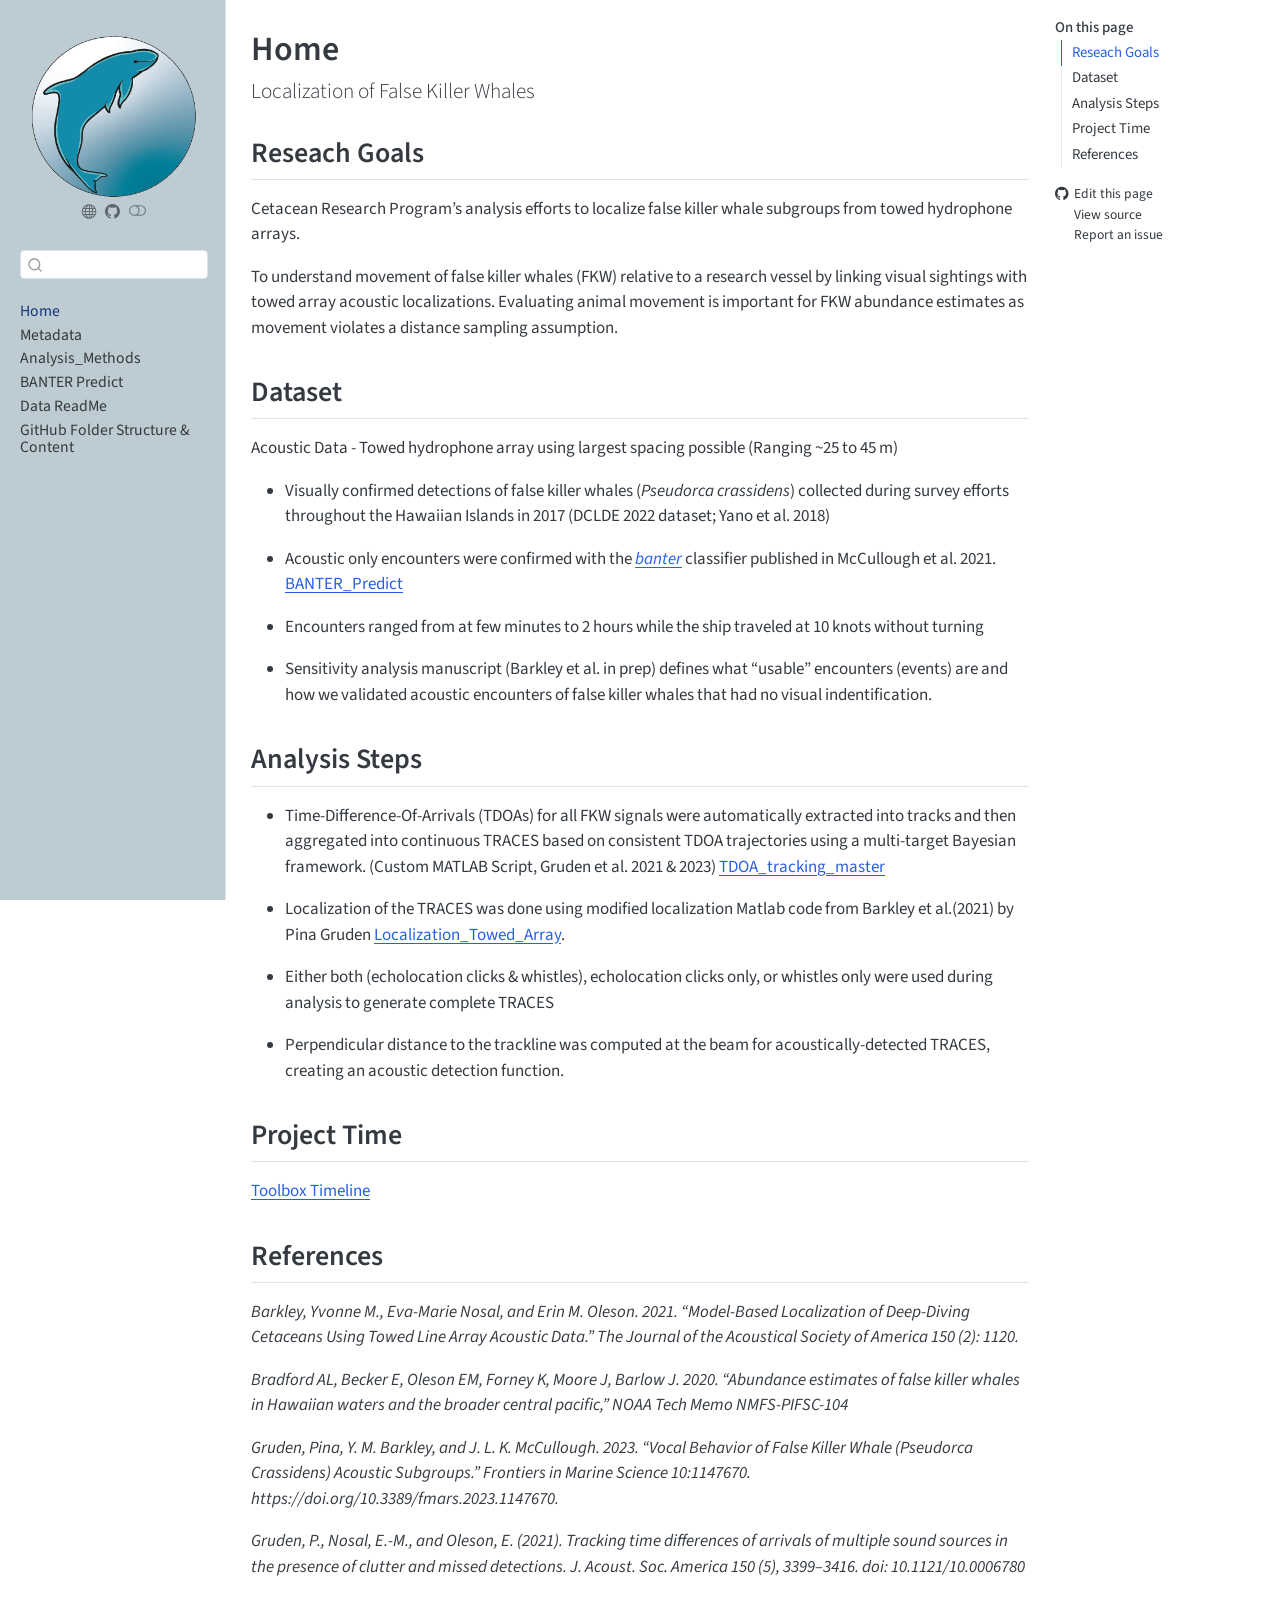
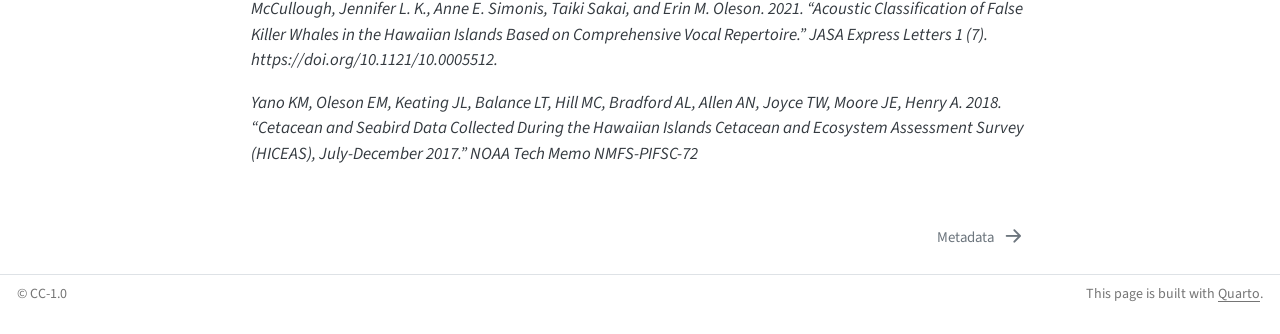
<file: index.html>
<!DOCTYPE html>
<html xmlns="http://www.w3.org/1999/xhtml" lang="en" xml:lang="en"><head>

<meta charset="utf-8">
<meta name="generator" content="quarto-1.9.37">

<meta name="viewport" content="width=device-width, initial-scale=1.0, user-scalable=yes">


<title>Home – CRP_PC_TowedArray</title>
<style>
/* Default styles provided by pandoc.
** See https://pandoc.org/MANUAL.html#variables-for-html for config info.
*/
code{white-space: pre-wrap;}
span.smallcaps{font-variant: small-caps;}
div.columns{display: flex; gap: min(4vw, 1.5em);}
div.column{flex: auto; overflow-x: auto;}
div.hanging-indent{margin-left: 1.5em; text-indent: -1.5em;}
ul.task-list{list-style: none;}
ul.task-list li input[type="checkbox"] {
  width: 0.8em;
  margin: 0 0.8em 0.2em -1em; /* quarto-specific, see https://github.com/quarto-dev/quarto-cli/issues/4556 */ 
  vertical-align: middle;
}
</style>


<script src="site_libs/quarto-nav/quarto-nav.js"></script>
<script src="site_libs/clipboard/clipboard.min.js"></script>
<script src="site_libs/quarto-search/autocomplete.umd.js"></script>
<script src="site_libs/quarto-search/fuse.min.js"></script>
<script src="site_libs/quarto-search/quarto-search.js"></script>
<meta name="quarto:offset" content="./">
<link href="./content/Metadata.html" rel="next">
<link href="./images/favicon.ico" rel="icon">
<script src="site_libs/quarto-html/quarto.js" type="module"></script>
<script src="site_libs/quarto-html/tabsets/tabsets.js" type="module"></script>
<script src="site_libs/quarto-html/popper.min.js"></script>
<script src="site_libs/quarto-html/tippy.umd.min.js"></script>
<script src="site_libs/quarto-html/anchor.min.js"></script>
<link href="site_libs/quarto-html/tippy.css" rel="stylesheet">
<link href="site_libs/quarto-html/quarto-syntax-highlighting-7f8f88aac4f3542376d5c11b86a4c14d.css" rel="stylesheet" class="quarto-color-scheme" id="quarto-text-highlighting-styles">
<link href="site_libs/quarto-html/quarto-syntax-highlighting-dark-d0ae9245876894da5ac7e18953ecc5cc.css" rel="stylesheet" class="quarto-color-scheme quarto-color-alternate" id="quarto-text-highlighting-styles">
<link href="site_libs/quarto-html/quarto-syntax-highlighting-7f8f88aac4f3542376d5c11b86a4c14d.css" rel="stylesheet" class="quarto-color-scheme-extra" id="quarto-text-highlighting-styles">
<script src="site_libs/bootstrap/bootstrap.min.js"></script>
<link href="site_libs/bootstrap/bootstrap-icons.css" rel="stylesheet">
<link href="site_libs/bootstrap/bootstrap-13a39906b7e8b72b93fd7d879d6913ac.min.css" rel="stylesheet" append-hash="true" class="quarto-color-scheme" id="quarto-bootstrap" data-mode="light">
<link href="site_libs/bootstrap/bootstrap-dark-6f148fdfc5ec14e9f951eb17949292fc.min.css" rel="stylesheet" append-hash="true" class="quarto-color-scheme quarto-color-alternate" id="quarto-bootstrap" data-mode="dark">
<link href="site_libs/bootstrap/bootstrap-13a39906b7e8b72b93fd7d879d6913ac.min.css" rel="stylesheet" append-hash="true" class="quarto-color-scheme-extra" id="quarto-bootstrap" data-mode="light">
<script id="quarto-search-options" type="application/json">{
  "location": "sidebar",
  "copy-button": false,
  "collapse-after": 3,
  "panel-placement": "start",
  "type": "textbox",
  "limit": 50,
  "keyboard-shortcut": [
    "f",
    "/",
    "s"
  ],
  "show-item-context": false,
  "language": {
    "search-no-results-text": "No results",
    "search-matching-documents-text": "matching documents",
    "search-copy-link-title": "Copy link to search",
    "search-hide-matches-text": "Hide additional matches",
    "search-more-match-text": "more match in this document",
    "search-more-matches-text": "more matches in this document",
    "search-clear-button-title": "Clear",
    "search-text-placeholder": "",
    "search-detached-cancel-button-title": "Cancel",
    "search-submit-button-title": "Submit",
    "search-label": "Search"
  }
}</script>


</head>

<body class="nav-sidebar docked quarto-light"><script id="quarto-html-before-body" type="application/javascript">
    const toggleBodyColorMode = (bsSheetEl) => {
      const mode = bsSheetEl.getAttribute("data-mode");
      const bodyEl = window.document.querySelector("body");
      if (mode === "dark") {
        bodyEl.classList.add("quarto-dark");
        bodyEl.classList.remove("quarto-light");
      } else {
        bodyEl.classList.add("quarto-light");
        bodyEl.classList.remove("quarto-dark");
      }
    }
    const toggleBodyColorPrimary = () => {
      const bsSheetEl = window.document.querySelector("link#quarto-bootstrap:not([rel=disabled-stylesheet])");
      if (bsSheetEl) {
        toggleBodyColorMode(bsSheetEl);
      }
    }
    const setColorSchemeToggle = (alternate) => {
      const toggles = window.document.querySelectorAll('.quarto-color-scheme-toggle');
      for (let i=0; i < toggles.length; i++) {
        const toggle = toggles[i];
        if (toggle) {
          if (alternate) {
            toggle.classList.add("alternate");
          } else {
            toggle.classList.remove("alternate");
          }
        }
      }
    };
    const toggleColorMode = (alternate) => {
      // Switch the stylesheets
      const primaryStylesheets = window.document.querySelectorAll('link.quarto-color-scheme:not(.quarto-color-alternate)');
      const alternateStylesheets = window.document.querySelectorAll('link.quarto-color-scheme.quarto-color-alternate');
      manageTransitions('#quarto-margin-sidebar .nav-link', false);
      if (alternate) {
        // note: dark is layered on light, we don't disable primary!
        enableStylesheet(alternateStylesheets);
        for (const sheetNode of alternateStylesheets) {
          if (sheetNode.id === "quarto-bootstrap") {
            toggleBodyColorMode(sheetNode);
          }
        }
      } else {
        disableStylesheet(alternateStylesheets);
        enableStylesheet(primaryStylesheets)
        toggleBodyColorPrimary();
      }
      manageTransitions('#quarto-margin-sidebar .nav-link', true);
      // Switch the toggles
      setColorSchemeToggle(alternate)
      // Hack to workaround the fact that safari doesn't
      // properly recolor the scrollbar when toggling (#1455)
      if (navigator.userAgent.indexOf('Safari') > 0 && navigator.userAgent.indexOf('Chrome') == -1) {
        manageTransitions("body", false);
        window.scrollTo(0, 1);
        setTimeout(() => {
          window.scrollTo(0, 0);
          manageTransitions("body", true);
        }, 40);
      }
    }
    const disableStylesheet = (stylesheets) => {
      for (let i=0; i < stylesheets.length; i++) {
        const stylesheet = stylesheets[i];
        stylesheet.rel = 'disabled-stylesheet';
      }
    }
    const enableStylesheet = (stylesheets) => {
      for (let i=0; i < stylesheets.length; i++) {
        const stylesheet = stylesheets[i];
        if(stylesheet.rel !== 'stylesheet') { // for Chrome, which will still FOUC without this check
          stylesheet.rel = 'stylesheet';
        }
      }
    }
    const manageTransitions = (selector, allowTransitions) => {
      const els = window.document.querySelectorAll(selector);
      for (let i=0; i < els.length; i++) {
        const el = els[i];
        if (allowTransitions) {
          el.classList.remove('notransition');
        } else {
          el.classList.add('notransition');
        }
      }
    }
    const isFileUrl = () => {
      return window.location.protocol === 'file:';
    }
    const hasAlternateSentinel = () => {
      let styleSentinel = getColorSchemeSentinel();
      if (styleSentinel !== null) {
        return styleSentinel === "alternate";
      } else {
        return false;
      }
    }
    const setStyleSentinel = (alternate) => {
      const value = alternate ? "alternate" : "default";
      if (!isFileUrl()) {
        window.localStorage.setItem("quarto-color-scheme", value);
      } else {
        localAlternateSentinel = value;
      }
    }
    const getColorSchemeSentinel = () => {
      if (!isFileUrl()) {
        const storageValue = window.localStorage.getItem("quarto-color-scheme");
        return storageValue != null ? storageValue : localAlternateSentinel;
      } else {
        return localAlternateSentinel;
      }
    }
    const toggleGiscusIfUsed = (isAlternate, darkModeDefault) => {
      const baseTheme = document.querySelector('#giscus-base-theme')?.value ?? 'light';
      const alternateTheme = document.querySelector('#giscus-alt-theme')?.value ?? 'dark';
      let newTheme = '';
      if(authorPrefersDark) {
        newTheme = isAlternate ? baseTheme : alternateTheme;
      } else {
        newTheme = isAlternate ? alternateTheme : baseTheme;
      }
      const changeGiscusTheme = () => {
        // From: https://github.com/giscus/giscus/issues/336
        const sendMessage = (message) => {
          const iframe = document.querySelector('iframe.giscus-frame');
          if (!iframe) return;
          iframe.contentWindow.postMessage({ giscus: message }, 'https://giscus.app');
        }
        sendMessage({
          setConfig: {
            theme: newTheme
          }
        });
      }
      const isGiscussLoaded = window.document.querySelector('iframe.giscus-frame') !== null;
      if (isGiscussLoaded) {
        changeGiscusTheme();
      }
    };
    const authorPrefersDark = false;
    const darkModeDefault = authorPrefersDark;
      document.querySelector('link#quarto-text-highlighting-styles.quarto-color-scheme-extra').rel = 'disabled-stylesheet';
      document.querySelector('link#quarto-bootstrap.quarto-color-scheme-extra').rel = 'disabled-stylesheet';
    let localAlternateSentinel = darkModeDefault ? 'alternate' : 'default';
    // Dark / light mode switch
    window.quartoToggleColorScheme = () => {
      // Read the current dark / light value
      let toAlternate = !hasAlternateSentinel();
      toggleColorMode(toAlternate);
      setStyleSentinel(toAlternate);
      toggleGiscusIfUsed(toAlternate, darkModeDefault);
      window.dispatchEvent(new Event('resize'));
    };
    // Switch to dark mode if need be
    if (hasAlternateSentinel()) {
      toggleColorMode(true);
    } else {
      toggleColorMode(false);
    }
  </script>

<div id="quarto-search-results"></div>
  <header id="quarto-header" class="headroom fixed-top">
  <nav class="quarto-secondary-nav">
    <div class="container-fluid d-flex">
      <button type="button" class="quarto-btn-toggle btn" data-bs-toggle="collapse" role="button" data-bs-target=".quarto-sidebar-collapse-item" aria-controls="quarto-sidebar" aria-expanded="false" aria-label="Toggle sidebar navigation" onclick="if (window.quartoToggleHeadroom) { window.quartoToggleHeadroom(); }">
        <i class="bi bi-layout-text-sidebar-reverse"></i>
      </button>
        <nav class="quarto-page-breadcrumbs" aria-label="breadcrumb"><ol class="breadcrumb"><li class="breadcrumb-item"><a href="./index.html">Home</a></li></ol></nav>
        <a class="flex-grow-1" role="navigation" data-bs-toggle="collapse" data-bs-target=".quarto-sidebar-collapse-item" aria-controls="quarto-sidebar" aria-expanded="false" aria-label="Toggle sidebar navigation" onclick="if (window.quartoToggleHeadroom) { window.quartoToggleHeadroom(); }">      
        </a>
      <button type="button" class="btn quarto-search-button" aria-label="Search" onclick="window.quartoOpenSearch();">
        <i class="bi bi-search"></i>
      </button>
    </div>
  </nav>
</header>
<!-- content -->
<div id="quarto-content" class="quarto-container page-columns page-rows-contents page-layout-full">
<!-- sidebar -->
  <nav id="quarto-sidebar" class="sidebar collapse collapse-horizontal quarto-sidebar-collapse-item sidebar-navigation docked overflow-auto">
    <div class="pt-lg-2 mt-2 text-center sidebar-header">
      <a href="./index.html" class="sidebar-logo-link">
      <img src="./images/FKW_OnlyWRing.png" alt="" class="sidebar-logo light-content py-0 d-lg-inline d-none">
      <img src="./images/FKW_OnlyWRing.png" alt="" class="sidebar-logo dark-content py-0 d-lg-inline d-none">
      </a>
      <div class="sidebar-tools-main tools-wide">
    <a href="https://www.fisheries.noaa.gov/pacific-islands/population-assessments/passive-acoustics-pacific-islands" title="NOAA Fisheries PIFSC - Passive Acoustic Monitoring" class="quarto-navigation-tool px-1" aria-label="NOAA Fisheries PIFSC - Passive Acoustic Monitoring" target="_blank"><i class="bi bi-globe"></i></a>
    <a href="https://github.com/SAEL-SWFSC/PAM_template_ResearchCompendium" title="NMFS PAM SI Research Compendium Template" class="quarto-navigation-tool px-1" aria-label="NMFS PAM SI Research Compendium Template" target="_blank"><i class="bi bi-github"></i></a>
  <a href="" class="quarto-color-scheme-toggle quarto-navigation-tool  px-1" onclick="window.quartoToggleColorScheme(); return false;" title="Toggle dark mode"><i class="bi"></i></a>
</div>
      </div>
        <div class="mt-2 flex-shrink-0 align-items-center">
        <div class="sidebar-search">
        <div id="quarto-search" class="" title="Search"></div>
        </div>
        </div>
    <div class="sidebar-menu-container"> 
    <ul class="list-unstyled mt-1">
        <li class="sidebar-item">
  <div class="sidebar-item-container"> 
  <a href="./index.html" class="sidebar-item-text sidebar-link active">
 <span class="menu-text">Home</span></a>
  </div>
</li>
        <li class="sidebar-item">
  <div class="sidebar-item-container"> 
  <a href="./content/Metadata.html" class="sidebar-item-text sidebar-link">
 <span class="menu-text">Metadata</span></a>
  </div>
</li>
        <li class="sidebar-item">
  <div class="sidebar-item-container"> 
  <a href="./content/Analysis_Methods.html" class="sidebar-item-text sidebar-link">
 <span class="menu-text">Analysis_Methods</span></a>
  </div>
</li>
        <li class="sidebar-item">
  <div class="sidebar-item-container"> 
  <a href="./content/BANTER_Predict.html" class="sidebar-item-text sidebar-link">
 <span class="menu-text">BANTER Predict</span></a>
  </div>
</li>
        <li class="sidebar-item">
  <div class="sidebar-item-container"> 
  <a href="./content/Data_ReadMe.html" class="sidebar-item-text sidebar-link">
 <span class="menu-text">Data ReadMe</span></a>
  </div>
</li>
        <li class="sidebar-item">
  <div class="sidebar-item-container"> 
  <a href="./content/folderStructure.html" class="sidebar-item-text sidebar-link">
 <span class="menu-text">GitHub Folder Structure &amp; Content</span></a>
  </div>
</li>
    </ul>
    </div>
</nav>
<div id="quarto-sidebar-glass" class="quarto-sidebar-collapse-item" data-bs-toggle="collapse" data-bs-target=".quarto-sidebar-collapse-item"></div>
<!-- margin-sidebar -->
    <div id="quarto-margin-sidebar" class="sidebar margin-sidebar">
        <nav id="TOC" role="doc-toc" class="toc-active">
    <h2 id="toc-title">On this page</h2>
   
  <ul>
  <li><a href="#reseach-goals" id="toc-reseach-goals" class="nav-link active" data-scroll-target="#reseach-goals">Reseach Goals</a></li>
  <li><a href="#dataset" id="toc-dataset" class="nav-link" data-scroll-target="#dataset">Dataset</a></li>
  <li><a href="#analysis-steps" id="toc-analysis-steps" class="nav-link" data-scroll-target="#analysis-steps">Analysis Steps</a></li>
  <li><a href="#project-time" id="toc-project-time" class="nav-link" data-scroll-target="#project-time">Project Time</a></li>
  <li><a href="#references" id="toc-references" class="nav-link" data-scroll-target="#references">References</a></li>
  </ul>
<div class="toc-actions"><ul><li><a href="https://github.com/noaa-pifsc/CRP_PC_TowedArray/edit/main/index.qmd" class="toc-action"><i class="bi bi-github"></i>Edit this page</a></li><li><a href="https://github.com/noaa-pifsc/CRP_PC_TowedArray/blob/main/index.qmd" class="toc-action"><i class="bi empty"></i>View source</a></li><li><a href="https://github.com/noaa-pifsc/CRP_PC_TowedArray/issues/new" class="toc-action"><i class="bi empty"></i>Report an issue</a></li></ul></div></nav>
    </div>
<!-- main -->
<main class="content column-body" id="quarto-document-content">


<header id="title-block-header" class="quarto-title-block default">
<div class="quarto-title">
<h1 class="title">Home</h1>
<p class="subtitle lead">Localization of False Killer Whales</p>
</div>



<div class="quarto-title-meta column-body">

    
  
    
  </div>
  


</header>


<section id="reseach-goals" class="level2">
<h2 class="anchored" data-anchor-id="reseach-goals">Reseach Goals</h2>
<p>Cetacean Research Program’s analysis efforts to localize false killer whale subgroups from towed hydrophone arrays.</p>
<p>To understand movement of false killer whales (FKW) relative to a research vessel by linking visual sightings with towed array acoustic localizations. Evaluating animal movement is important for FKW abundance estimates as movement violates a distance sampling assumption.</p>
</section>
<section id="dataset" class="level2">
<h2 class="anchored" data-anchor-id="dataset">Dataset</h2>
<p>Acoustic Data - Towed hydrophone array using largest spacing possible (Ranging ~25 to 45 m)</p>
<ul>
<li><p>Visually confirmed detections of false killer whales (<em>Pseudorca crassidens</em>) collected during survey efforts throughout the Hawaiian Islands in 2017 (DCLDE 2022 dataset; Yano et al.&nbsp;2018)</p></li>
<li><p>Acoustic only encounters were confirmed with the <a href="https://github.com/EricArcher/banter" target="_blank"><em>banter</em></a> classifier published in McCullough et al.&nbsp;2021. <a href="https://github.com/jlkeating/BANTER_Predict" target="_blank">BANTER_Predict</a></p></li>
<li><p>Encounters ranged from at few minutes to 2 hours while the ship traveled at 10 knots without turning</p></li>
<li><p>Sensitivity analysis manuscript (Barkley et al.&nbsp;in prep) defines what “usable” encounters (events) are and how we validated acoustic encounters of false killer whales that had no visual indentification.</p></li>
</ul>
</section>
<section id="analysis-steps" class="level2">
<h2 class="anchored" data-anchor-id="analysis-steps">Analysis Steps</h2>
<ul>
<li><p>Time-Difference-Of-Arrivals (TDOAs) for all FKW signals were automatically extracted into tracks and then aggregated into continuous TRACES based on consistent TDOA trajectories using a multi-target Bayesian framework. (Custom MATLAB Script, Gruden et al.&nbsp;2021 &amp; 2023) <a href="https://github.com/PinaGruden/TDOA_tracking_master" target="_blank">TDOA_tracking_master</a></p></li>
<li><p>Localization of the TRACES was done using modified localization Matlab code from Barkley et al.(2021) by Pina Gruden <a href="https://github.com/PinaGruden/Localization_Towed_Array" target="_blank">Localization_Towed_Array</a>.</p></li>
<li><p>Either both (echolocation clicks &amp; whistles), echolocation clicks only, or whistles only were used during analysis to generate complete TRACES</p></li>
<li><p>Perpendicular distance to the trackline was computed at the beam for acoustically-detected TRACES, creating an acoustic detection function.</p></li>
</ul>
</section>
<section id="project-time" class="level2">
<h2 class="anchored" data-anchor-id="project-time">Project Time</h2>
<p><a href="https://docs.google.com/spreadsheets/d/160qWi3AINYFSISzhsMcmii3Qch1bzGty5HJ6ZO4q4L4/edit?usp=sharing" target="_blank">Toolbox Timeline</a><br>
</p>
</section>
<section id="references" class="level2">
<h2 class="anchored" data-anchor-id="references">References</h2>
<p><em>Barkley, Yvonne M., Eva-Marie Nosal, and Erin M. Oleson. 2021. “Model-Based Localization of Deep-Diving Cetaceans Using Towed Line Array Acoustic Data.” The Journal of the Acoustical Society of America 150 (2): 1120.</em></p>
<p><em>Bradford AL, Becker E, Oleson EM, Forney K, Moore J, Barlow J. 2020. “Abundance estimates of false killer whales in Hawaiian waters and the broader central pacific,” NOAA Tech Memo NMFS-PIFSC-104</em></p>
<p><em>Gruden, Pina, Y. M. Barkley, and J. L. K. McCullough. 2023. “Vocal Behavior of False Killer Whale (Pseudorca Crassidens) Acoustic Subgroups.” Frontiers in Marine Science 10:1147670. https://doi.org/10.3389/fmars.2023.1147670.</em></p>
<p><em>Gruden, P., Nosal, E.-M., and Oleson, E. (2021). Tracking time differences of arrivals of multiple sound sources in the presence of clutter and missed detections. J. Acoust. Soc. America 150 (5), 3399–3416. doi: 10.1121/10.0006780</em></p>
<p><em>McCullough, Jennifer L. K., Anne E. Simonis, Taiki Sakai, and Erin M. Oleson. 2021. “Acoustic Classification of False Killer Whales in the Hawaiian Islands Based on Comprehensive Vocal Repertoire.” JASA Express Letters 1 (7). https://doi.org/10.1121/10.0005512.</em></p>
<p><em>Yano KM, Oleson EM, Keating JL, Balance LT, Hill MC, Bradford AL, Allen AN, Joyce TW, Moore JE, Henry A. 2018. “Cetacean and Seabird Data Collected During the Hawaiian Islands Cetacean and Ecosystem Assessment Survey (HICEAS), July-December 2017.” NOAA Tech Memo NMFS-PIFSC-72</em></p>


</section>

</main> <!-- /main -->
<script id="quarto-html-after-body" type="application/javascript">
  window.document.addEventListener("DOMContentLoaded", function (event) {
    // Ensure there is a toggle, if there isn't float one in the top right
    if (window.document.querySelector('.quarto-color-scheme-toggle') === null) {
      const a = window.document.createElement('a');
      a.classList.add('top-right');
      a.classList.add('quarto-color-scheme-toggle');
      a.href = "";
      a.onclick = function() { try { window.quartoToggleColorScheme(); } catch {} return false; };
      const i = window.document.createElement("i");
      i.classList.add('bi');
      a.appendChild(i);
      window.document.body.appendChild(a);
    }
    setColorSchemeToggle(hasAlternateSentinel())
    const icon = "";
    const anchorJS = new window.AnchorJS();
    anchorJS.options = {
      placement: 'right',
      icon: icon
    };
    anchorJS.add('.anchored');
    const isCodeAnnotation = (el) => {
      for (const clz of el.classList) {
        if (clz.startsWith('code-annotation-')) {                     
          return true;
        }
      }
      return false;
    }
    const onCopySuccess = function(e) {
      // button target
      const button = e.trigger;
      // don't keep focus
      button.blur();
      // flash "checked"
      button.classList.add('code-copy-button-checked');
      var currentTitle = button.getAttribute("title");
      button.setAttribute("title", "Copied!");
      let tooltip;
      if (window.bootstrap) {
        button.setAttribute("data-bs-toggle", "tooltip");
        button.setAttribute("data-bs-placement", "left");
        button.setAttribute("data-bs-title", "Copied!");
        tooltip = new bootstrap.Tooltip(button, 
          { trigger: "manual", 
            customClass: "code-copy-button-tooltip",
            offset: [0, -8]});
        tooltip.show();    
      }
      setTimeout(function() {
        if (tooltip) {
          tooltip.hide();
          button.removeAttribute("data-bs-title");
          button.removeAttribute("data-bs-toggle");
          button.removeAttribute("data-bs-placement");
        }
        button.setAttribute("title", currentTitle);
        button.classList.remove('code-copy-button-checked');
      }, 1000);
      // clear code selection
      e.clearSelection();
    }
    const getTextToCopy = function(trigger) {
      const outerScaffold = trigger.parentElement.cloneNode(true);
      const codeEl = outerScaffold.querySelector('code');
      for (const childEl of codeEl.children) {
        if (isCodeAnnotation(childEl)) {
          childEl.remove();
        }
      }
      return codeEl.innerText;
    }
    const clipboard = new window.ClipboardJS('.code-copy-button:not([data-in-quarto-modal])', {
      text: getTextToCopy
    });
    clipboard.on('success', onCopySuccess);
    if (window.document.getElementById('quarto-embedded-source-code-modal')) {
      const clipboardModal = new window.ClipboardJS('.code-copy-button[data-in-quarto-modal]', {
        text: getTextToCopy,
        container: window.document.getElementById('quarto-embedded-source-code-modal')
      });
      clipboardModal.on('success', onCopySuccess);
    }
      var localhostRegex = new RegExp(/^(?:http|https):\/\/localhost\:?[0-9]*\//);
      var mailtoRegex = new RegExp(/^mailto:/);
        var filterRegex = new RegExp("https:\/\/scaling-robot-wgqml1r\.pages\.github\.io\/");
      var isInternal = (href) => {
          return filterRegex.test(href) || localhostRegex.test(href) || mailtoRegex.test(href);
      }
      // Inspect non-navigation links and adorn them if external
     var links = window.document.querySelectorAll('a[href]:not(.nav-link):not(.navbar-brand):not(.toc-action):not(.sidebar-link):not(.sidebar-item-toggle):not(.pagination-link):not(.no-external):not([aria-hidden]):not(.dropdown-item):not(.quarto-navigation-tool):not(.about-link)');
      for (var i=0; i<links.length; i++) {
        const link = links[i];
        if (!isInternal(link.href)) {
          // undo the damage that might have been done by quarto-nav.js in the case of
          // links that we want to consider external
          if (link.dataset.originalHref !== undefined) {
            link.href = link.dataset.originalHref;
          }
        }
      }
    function tippyHover(el, contentFn, onTriggerFn, onUntriggerFn) {
      const config = {
        allowHTML: true,
        maxWidth: 500,
        delay: 100,
        arrow: false,
        appendTo: function(el) {
            return el.parentElement;
        },
        interactive: true,
        interactiveBorder: 10,
        theme: 'quarto',
        placement: 'bottom-start',
      };
      if (contentFn) {
        config.content = contentFn;
      }
      if (onTriggerFn) {
        config.onTrigger = onTriggerFn;
      }
      if (onUntriggerFn) {
        config.onUntrigger = onUntriggerFn;
      }
      window.tippy(el, config); 
    }
    const noterefs = window.document.querySelectorAll('a[role="doc-noteref"]');
    for (var i=0; i<noterefs.length; i++) {
      const ref = noterefs[i];
      tippyHover(ref, function() {
        // use id or data attribute instead here
        let href = ref.getAttribute('data-footnote-href') || ref.getAttribute('href');
        try { href = new URL(href).hash; } catch {}
        const id = href.replace(/^#\/?/, "");
        const note = window.document.getElementById(id);
        if (note) {
          return note.innerHTML;
        } else {
          return "";
        }
      });
    }
    const xrefs = window.document.querySelectorAll('a.quarto-xref');
    const processXRef = (id, note) => {
      // Strip column container classes
      const stripColumnClz = (el) => {
        el.classList.remove("page-full", "page-columns");
        if (el.children) {
          for (const child of el.children) {
            stripColumnClz(child);
          }
        }
      }
      stripColumnClz(note)
      if (id === null || id.startsWith('sec-')) {
        // Special case sections, only their first couple elements
        const container = document.createElement("div");
        if (note.children && note.children.length > 2) {
          container.appendChild(note.children[0].cloneNode(true));
          for (let i = 1; i < note.children.length; i++) {
            const child = note.children[i];
            if (child.tagName === "P" && child.innerText === "") {
              continue;
            } else {
              container.appendChild(child.cloneNode(true));
              break;
            }
          }
          if (window.Quarto?.typesetMath) {
            window.Quarto.typesetMath(container);
          }
          return container.innerHTML
        } else {
          if (window.Quarto?.typesetMath) {
            window.Quarto.typesetMath(note);
          }
          return note.innerHTML;
        }
      } else {
        // Remove any anchor links if they are present
        const anchorLink = note.querySelector('a.anchorjs-link');
        if (anchorLink) {
          anchorLink.remove();
        }
        if (window.Quarto?.typesetMath) {
          window.Quarto.typesetMath(note);
        }
        if (note.classList.contains("callout")) {
          return note.outerHTML;
        } else {
          return note.innerHTML;
        }
      }
    }
    for (var i=0; i<xrefs.length; i++) {
      const xref = xrefs[i];
      tippyHover(xref, undefined, function(instance) {
        instance.disable();
        let url = xref.getAttribute('href');
        let hash = undefined; 
        if (url.startsWith('#')) {
          hash = url;
        } else {
          try { hash = new URL(url).hash; } catch {}
        }
        if (hash) {
          const id = hash.replace(/^#\/?/, "");
          const note = window.document.getElementById(id);
          if (note !== null) {
            try {
              const html = processXRef(id, note.cloneNode(true));
              instance.setContent(html);
            } finally {
              instance.enable();
              instance.show();
            }
          } else {
            // See if we can fetch this
            fetch(url.split('#')[0])
            .then(res => res.text())
            .then(html => {
              const parser = new DOMParser();
              const htmlDoc = parser.parseFromString(html, "text/html");
              const note = htmlDoc.getElementById(id);
              if (note !== null) {
                const html = processXRef(id, note);
                instance.setContent(html);
              } 
            }).finally(() => {
              instance.enable();
              instance.show();
            });
          }
        } else {
          // See if we can fetch a full url (with no hash to target)
          // This is a special case and we should probably do some content thinning / targeting
          fetch(url)
          .then(res => res.text())
          .then(html => {
            const parser = new DOMParser();
            const htmlDoc = parser.parseFromString(html, "text/html");
            const note = htmlDoc.querySelector('main.content');
            if (note !== null) {
              // This should only happen for chapter cross references
              // (since there is no id in the URL)
              // remove the first header
              if (note.children.length > 0 && note.children[0].tagName === "HEADER") {
                note.children[0].remove();
              }
              const html = processXRef(null, note);
              instance.setContent(html);
            } 
          }).finally(() => {
            instance.enable();
            instance.show();
          });
        }
      }, function(instance) {
      });
    }
        let selectedAnnoteEl;
        const selectorForAnnotation = ( cell, annotation) => {
          let cellAttr = 'data-code-cell="' + cell + '"';
          let lineAttr = 'data-code-annotation="' +  annotation + '"';
          const selector = 'span[' + cellAttr + '][' + lineAttr + ']';
          return selector;
        }
        const selectCodeLines = (annoteEl) => {
          const doc = window.document;
          const targetCell = annoteEl.getAttribute("data-target-cell");
          const targetAnnotation = annoteEl.getAttribute("data-target-annotation");
          const annoteSpan = window.document.querySelector(selectorForAnnotation(targetCell, targetAnnotation));
          const lines = annoteSpan.getAttribute("data-code-lines").split(",");
          const lineIds = lines.map((line) => {
            return targetCell + "-" + line;
          })
          let top = null;
          let height = null;
          let parent = null;
          if (lineIds.length > 0) {
              //compute the position of the single el (top and bottom and make a div)
              const el = window.document.getElementById(lineIds[0]);
              top = el.offsetTop;
              height = el.offsetHeight;
              parent = el.parentElement.parentElement;
            if (lineIds.length > 1) {
              const lastEl = window.document.getElementById(lineIds[lineIds.length - 1]);
              const bottom = lastEl.offsetTop + lastEl.offsetHeight;
              height = bottom - top;
            }
            if (top !== null && height !== null && parent !== null) {
              // cook up a div (if necessary) and position it 
              let div = window.document.getElementById("code-annotation-line-highlight");
              if (div === null) {
                div = window.document.createElement("div");
                div.setAttribute("id", "code-annotation-line-highlight");
                div.style.position = 'absolute';
                parent.appendChild(div);
              }
              div.style.top = top - 2 + "px";
              div.style.height = height + 4 + "px";
              div.style.left = 0;
              let gutterDiv = window.document.getElementById("code-annotation-line-highlight-gutter");
              if (gutterDiv === null) {
                gutterDiv = window.document.createElement("div");
                gutterDiv.setAttribute("id", "code-annotation-line-highlight-gutter");
                gutterDiv.style.position = 'absolute';
                const codeCell = window.document.getElementById(targetCell);
                const gutter = codeCell.querySelector('.code-annotation-gutter');
                gutter.appendChild(gutterDiv);
              }
              gutterDiv.style.top = top - 2 + "px";
              gutterDiv.style.height = height + 4 + "px";
            }
            selectedAnnoteEl = annoteEl;
          }
        };
        const unselectCodeLines = () => {
          const elementsIds = ["code-annotation-line-highlight", "code-annotation-line-highlight-gutter"];
          elementsIds.forEach((elId) => {
            const div = window.document.getElementById(elId);
            if (div) {
              div.remove();
            }
          });
          selectedAnnoteEl = undefined;
        };
          // Handle positioning of the toggle
      window.addEventListener(
        "resize",
        throttle(() => {
          elRect = undefined;
          if (selectedAnnoteEl) {
            selectCodeLines(selectedAnnoteEl);
          }
        }, 10)
      );
      function throttle(fn, ms) {
      let throttle = false;
      let timer;
        return (...args) => {
          if(!throttle) { // first call gets through
              fn.apply(this, args);
              throttle = true;
          } else { // all the others get throttled
              if(timer) clearTimeout(timer); // cancel #2
              timer = setTimeout(() => {
                fn.apply(this, args);
                timer = throttle = false;
              }, ms);
          }
        };
      }
        // Attach click handler to the DT
        const annoteDls = window.document.querySelectorAll('dt[data-target-cell]');
        for (const annoteDlNode of annoteDls) {
          annoteDlNode.addEventListener('click', (event) => {
            const clickedEl = event.target;
            if (clickedEl !== selectedAnnoteEl) {
              unselectCodeLines();
              const activeEl = window.document.querySelector('dt[data-target-cell].code-annotation-active');
              if (activeEl) {
                activeEl.classList.remove('code-annotation-active');
              }
              selectCodeLines(clickedEl);
              clickedEl.classList.add('code-annotation-active');
            } else {
              // Unselect the line
              unselectCodeLines();
              clickedEl.classList.remove('code-annotation-active');
            }
          });
        }
    const findCites = (el) => {
      const parentEl = el.parentElement;
      if (parentEl) {
        const cites = parentEl.dataset.cites;
        if (cites) {
          return {
            el,
            cites: cites.split(' ')
          };
        } else {
          return findCites(el.parentElement)
        }
      } else {
        return undefined;
      }
    };
    var bibliorefs = window.document.querySelectorAll('a[role="doc-biblioref"]');
    for (var i=0; i<bibliorefs.length; i++) {
      const ref = bibliorefs[i];
      const citeInfo = findCites(ref);
      if (citeInfo) {
        tippyHover(citeInfo.el, function() {
          var popup = window.document.createElement('div');
          citeInfo.cites.forEach(function(cite) {
            var citeDiv = window.document.createElement('div');
            citeDiv.classList.add('hanging-indent');
            citeDiv.classList.add('csl-entry');
            var biblioDiv = window.document.getElementById('ref-' + cite);
            if (biblioDiv) {
              citeDiv.innerHTML = biblioDiv.innerHTML;
            }
            popup.appendChild(citeDiv);
          });
          return popup.innerHTML;
        });
      }
    }
  });
  </script>
<nav class="page-navigation column-body">
  <div class="nav-page nav-page-previous">
  </div>
  <div class="nav-page nav-page-next">
      <a href="./content/Metadata.html" class="pagination-link" aria-label="Metadata">
        <span class="nav-page-text">Metadata</span> <i class="bi bi-arrow-right-short"></i>
      </a>
  </div>
</nav>
</div> <!-- /content -->
<footer class="footer">
  <div class="nav-footer">
    <div class="nav-footer-left">
<p>© CC-1.0</p>
</div>   
    <div class="nav-footer-center">
      &nbsp;
    <div class="toc-actions d-sm-block d-md-none"><ul><li><a href="https://github.com/noaa-pifsc/CRP_PC_TowedArray/edit/main/index.qmd" class="toc-action"><i class="bi bi-github"></i>Edit this page</a></li><li><a href="https://github.com/noaa-pifsc/CRP_PC_TowedArray/blob/main/index.qmd" class="toc-action"><i class="bi empty"></i>View source</a></li><li><a href="https://github.com/noaa-pifsc/CRP_PC_TowedArray/issues/new" class="toc-action"><i class="bi empty"></i>Report an issue</a></li></ul></div></div>
    <div class="nav-footer-right">
<p>This page is built with <a href="https://quarto.org/">Quarto</a>.</p>
</div>
  </div>
</footer>




</body></html>
</file>
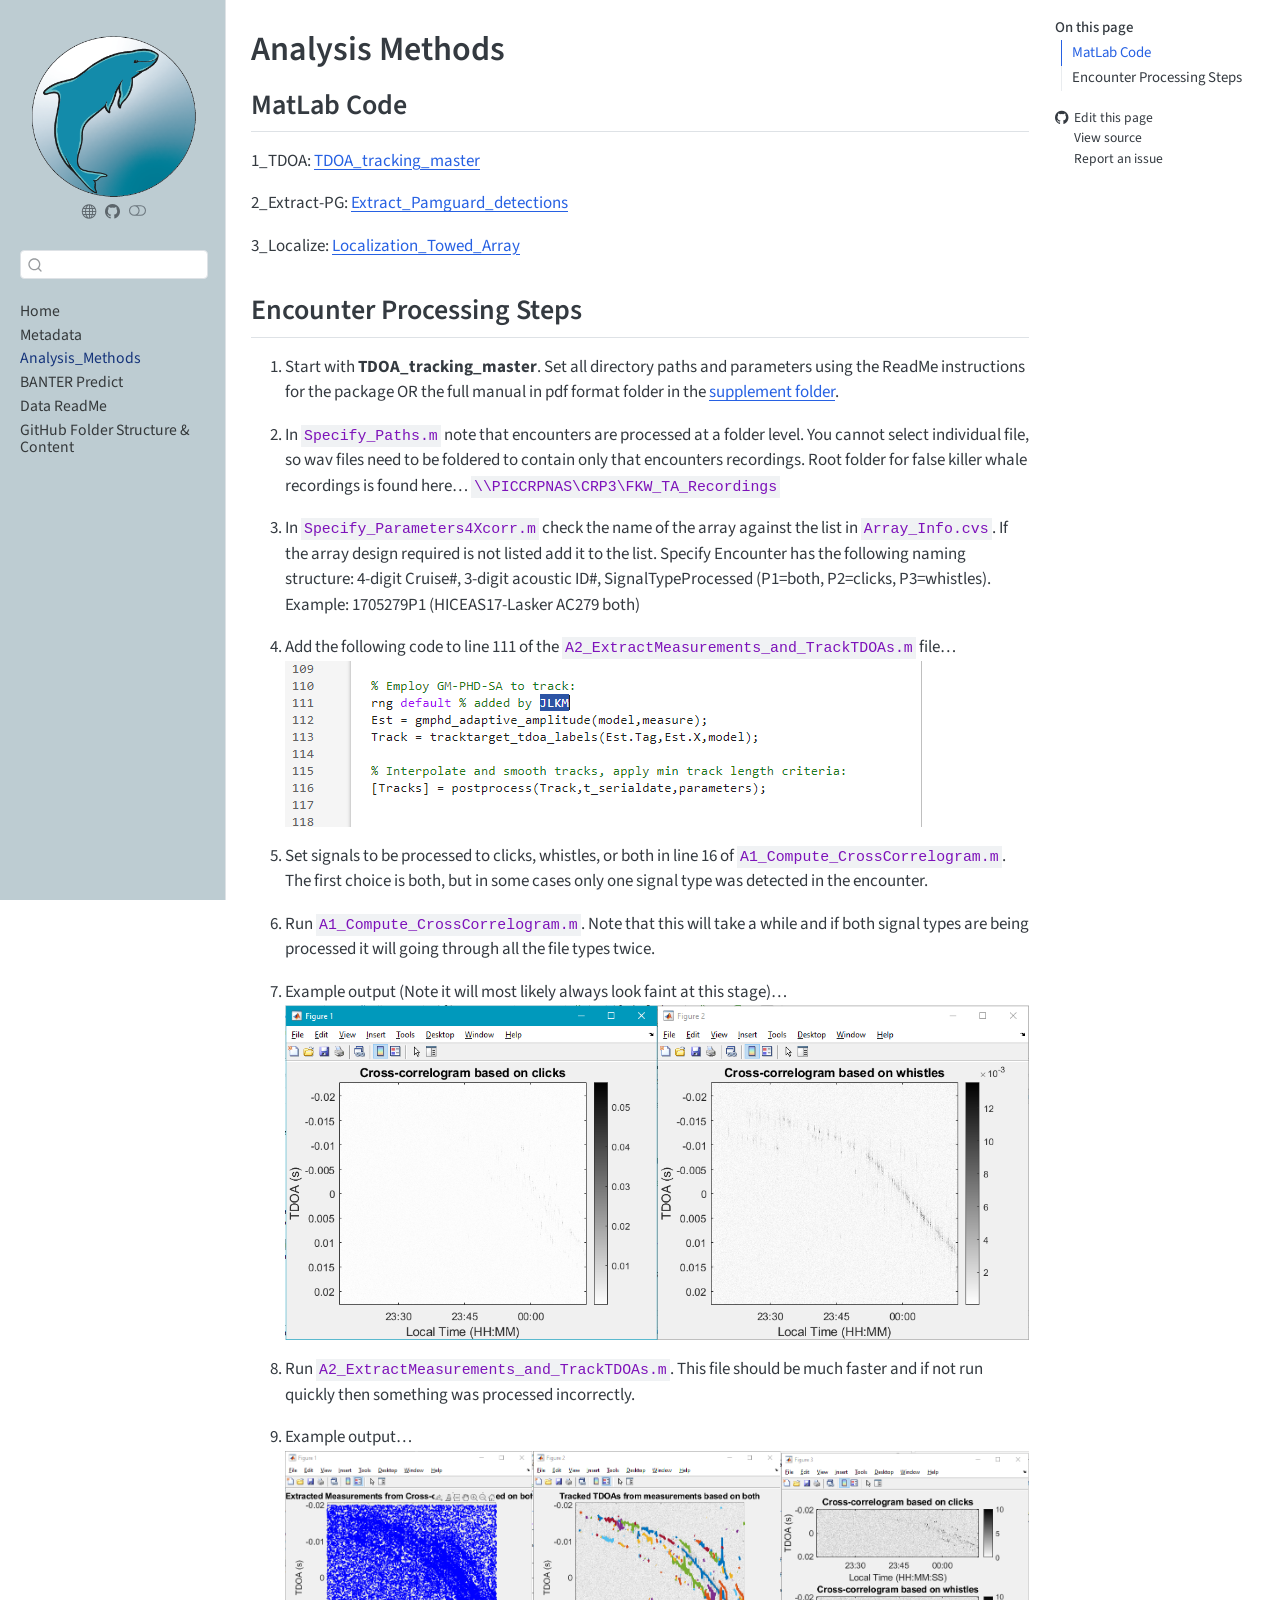
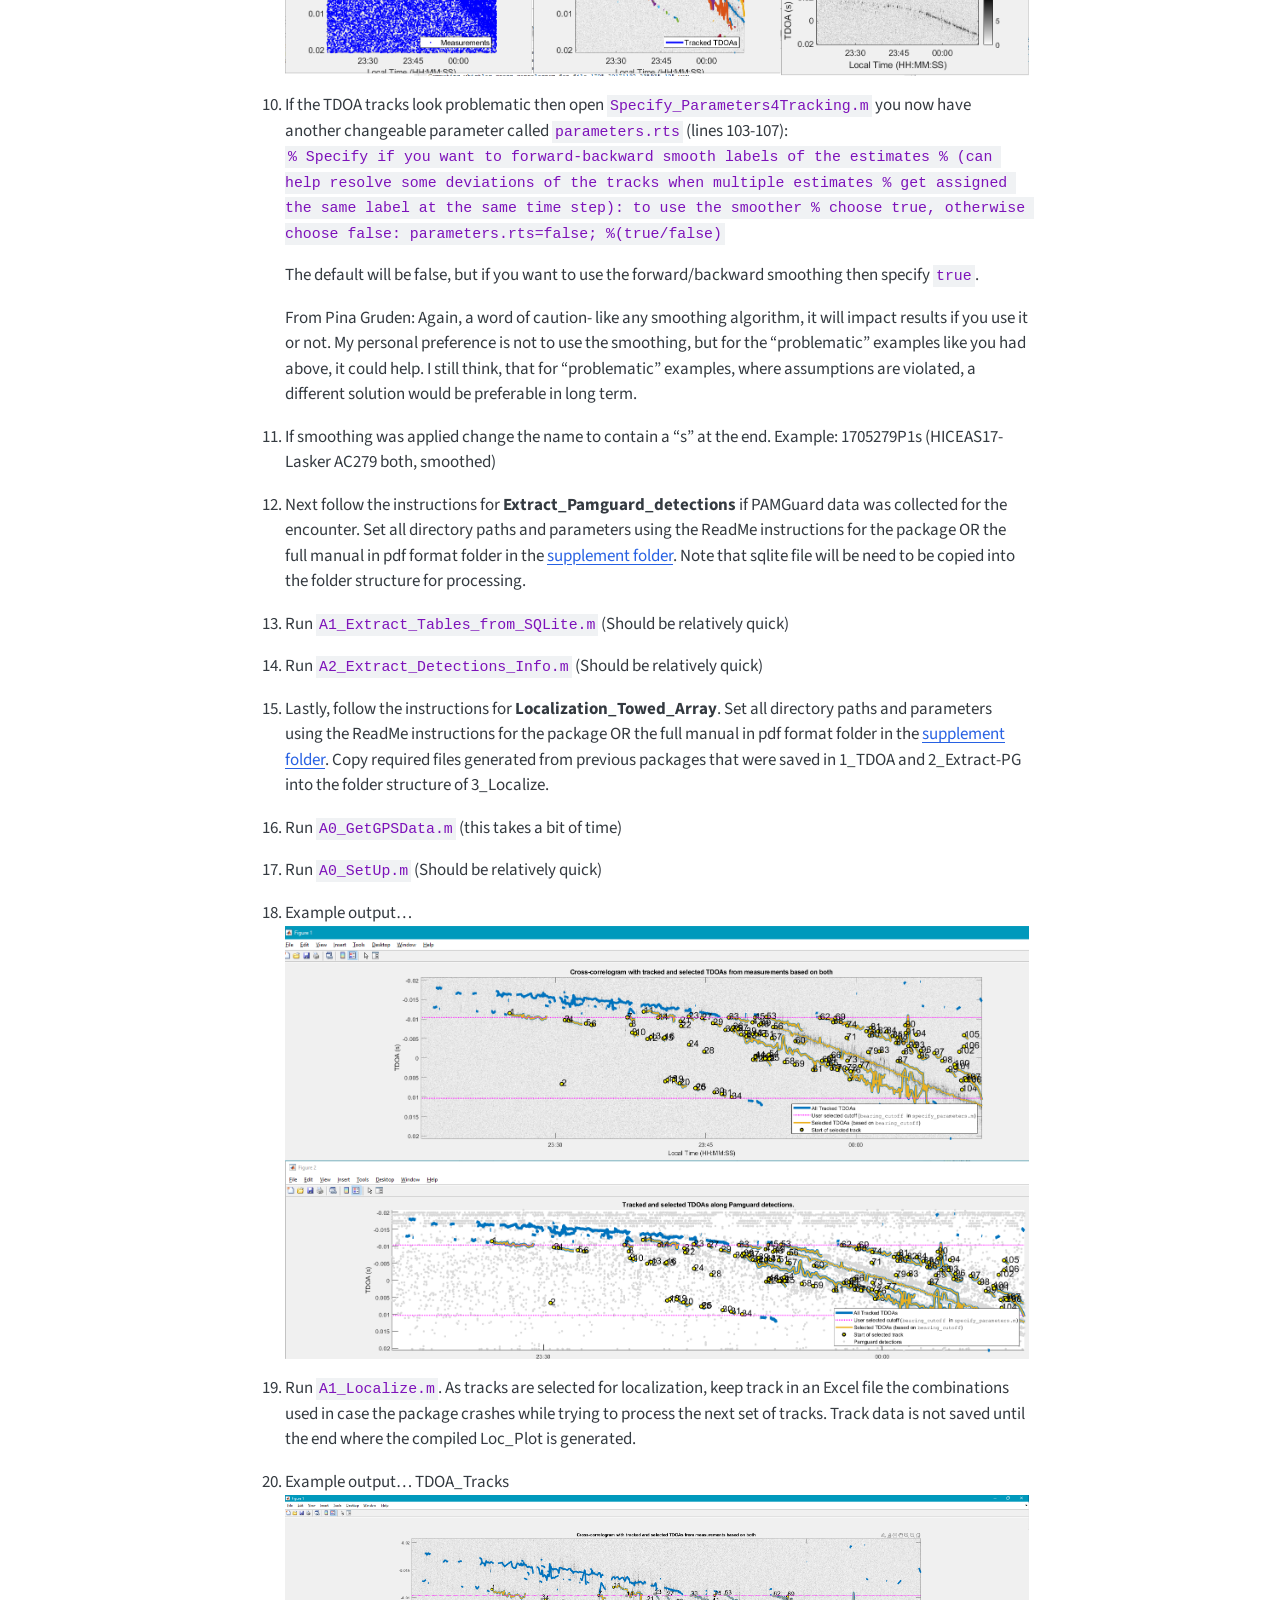
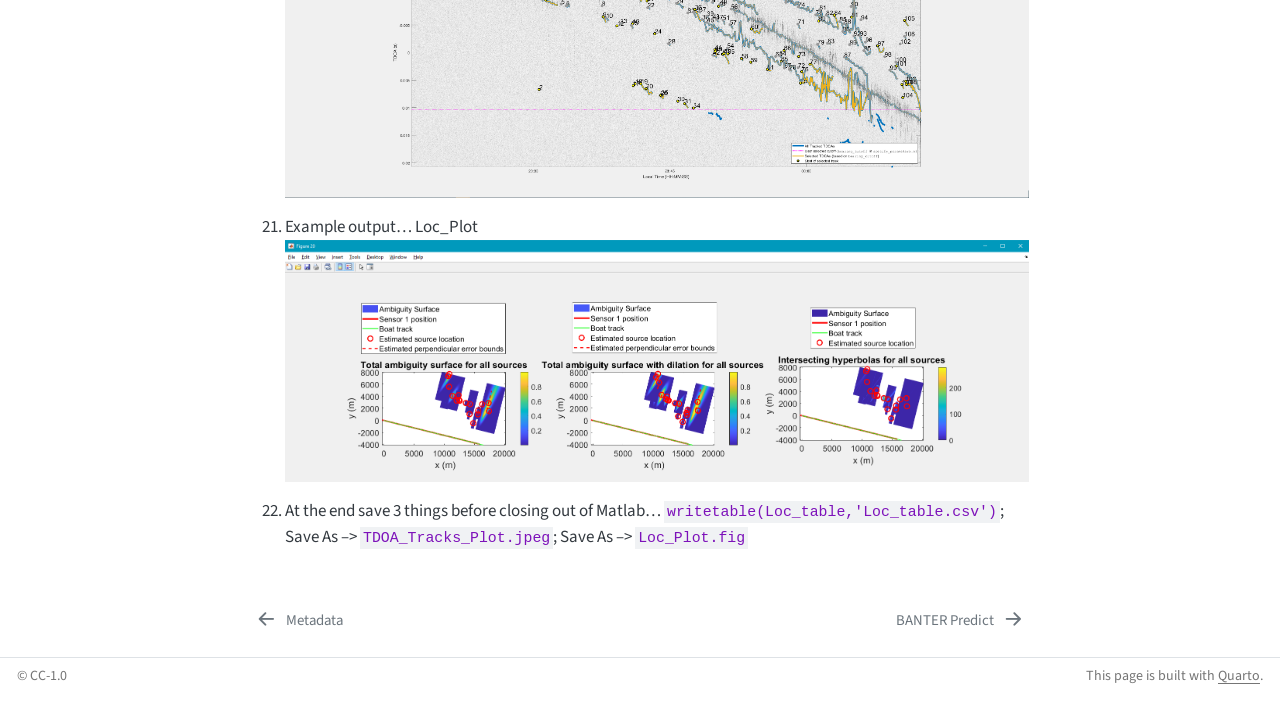
<file: content/Analysis_Methods.html>
<!DOCTYPE html>
<html xmlns="http://www.w3.org/1999/xhtml" lang="en" xml:lang="en"><head>

<meta charset="utf-8">
<meta name="generator" content="quarto-1.9.37">

<meta name="viewport" content="width=device-width, initial-scale=1.0, user-scalable=yes">


<title>Analysis Methods – CRP_PC_TowedArray</title>
<style>
/* Default styles provided by pandoc.
** See https://pandoc.org/MANUAL.html#variables-for-html for config info.
*/
code{white-space: pre-wrap;}
span.smallcaps{font-variant: small-caps;}
div.columns{display: flex; gap: min(4vw, 1.5em);}
div.column{flex: auto; overflow-x: auto;}
div.hanging-indent{margin-left: 1.5em; text-indent: -1.5em;}
ul.task-list{list-style: none;}
ul.task-list li input[type="checkbox"] {
  width: 0.8em;
  margin: 0 0.8em 0.2em -1em; /* quarto-specific, see https://github.com/quarto-dev/quarto-cli/issues/4556 */ 
  vertical-align: middle;
}
</style>


<script src="../site_libs/quarto-nav/quarto-nav.js"></script>
<script src="../site_libs/clipboard/clipboard.min.js"></script>
<script src="../site_libs/quarto-search/autocomplete.umd.js"></script>
<script src="../site_libs/quarto-search/fuse.min.js"></script>
<script src="../site_libs/quarto-search/quarto-search.js"></script>
<meta name="quarto:offset" content="../">
<link href="../content/BANTER_Predict.html" rel="next">
<link href="../content/Metadata.html" rel="prev">
<link href="../images/favicon.ico" rel="icon">
<script src="../site_libs/quarto-html/quarto.js" type="module"></script>
<script src="../site_libs/quarto-html/tabsets/tabsets.js" type="module"></script>
<script src="../site_libs/quarto-html/popper.min.js"></script>
<script src="../site_libs/quarto-html/tippy.umd.min.js"></script>
<script src="../site_libs/quarto-html/anchor.min.js"></script>
<link href="../site_libs/quarto-html/tippy.css" rel="stylesheet">
<link href="../site_libs/quarto-html/quarto-syntax-highlighting-7f8f88aac4f3542376d5c11b86a4c14d.css" rel="stylesheet" class="quarto-color-scheme" id="quarto-text-highlighting-styles">
<link href="../site_libs/quarto-html/quarto-syntax-highlighting-dark-d0ae9245876894da5ac7e18953ecc5cc.css" rel="stylesheet" class="quarto-color-scheme quarto-color-alternate" id="quarto-text-highlighting-styles">
<link href="../site_libs/quarto-html/quarto-syntax-highlighting-7f8f88aac4f3542376d5c11b86a4c14d.css" rel="stylesheet" class="quarto-color-scheme-extra" id="quarto-text-highlighting-styles">
<script src="../site_libs/bootstrap/bootstrap.min.js"></script>
<link href="../site_libs/bootstrap/bootstrap-icons.css" rel="stylesheet">
<link href="../site_libs/bootstrap/bootstrap-13a39906b7e8b72b93fd7d879d6913ac.min.css" rel="stylesheet" append-hash="true" class="quarto-color-scheme" id="quarto-bootstrap" data-mode="light">
<link href="../site_libs/bootstrap/bootstrap-dark-6f148fdfc5ec14e9f951eb17949292fc.min.css" rel="stylesheet" append-hash="true" class="quarto-color-scheme quarto-color-alternate" id="quarto-bootstrap" data-mode="dark">
<link href="../site_libs/bootstrap/bootstrap-13a39906b7e8b72b93fd7d879d6913ac.min.css" rel="stylesheet" append-hash="true" class="quarto-color-scheme-extra" id="quarto-bootstrap" data-mode="light">
<script id="quarto-search-options" type="application/json">{
  "location": "sidebar",
  "copy-button": false,
  "collapse-after": 3,
  "panel-placement": "start",
  "type": "textbox",
  "limit": 50,
  "keyboard-shortcut": [
    "f",
    "/",
    "s"
  ],
  "show-item-context": false,
  "language": {
    "search-no-results-text": "No results",
    "search-matching-documents-text": "matching documents",
    "search-copy-link-title": "Copy link to search",
    "search-hide-matches-text": "Hide additional matches",
    "search-more-match-text": "more match in this document",
    "search-more-matches-text": "more matches in this document",
    "search-clear-button-title": "Clear",
    "search-text-placeholder": "",
    "search-detached-cancel-button-title": "Cancel",
    "search-submit-button-title": "Submit",
    "search-label": "Search"
  }
}</script>


</head>

<body class="nav-sidebar docked quarto-light"><script id="quarto-html-before-body" type="application/javascript">
    const toggleBodyColorMode = (bsSheetEl) => {
      const mode = bsSheetEl.getAttribute("data-mode");
      const bodyEl = window.document.querySelector("body");
      if (mode === "dark") {
        bodyEl.classList.add("quarto-dark");
        bodyEl.classList.remove("quarto-light");
      } else {
        bodyEl.classList.add("quarto-light");
        bodyEl.classList.remove("quarto-dark");
      }
    }
    const toggleBodyColorPrimary = () => {
      const bsSheetEl = window.document.querySelector("link#quarto-bootstrap:not([rel=disabled-stylesheet])");
      if (bsSheetEl) {
        toggleBodyColorMode(bsSheetEl);
      }
    }
    const setColorSchemeToggle = (alternate) => {
      const toggles = window.document.querySelectorAll('.quarto-color-scheme-toggle');
      for (let i=0; i < toggles.length; i++) {
        const toggle = toggles[i];
        if (toggle) {
          if (alternate) {
            toggle.classList.add("alternate");
          } else {
            toggle.classList.remove("alternate");
          }
        }
      }
    };
    const toggleColorMode = (alternate) => {
      // Switch the stylesheets
      const primaryStylesheets = window.document.querySelectorAll('link.quarto-color-scheme:not(.quarto-color-alternate)');
      const alternateStylesheets = window.document.querySelectorAll('link.quarto-color-scheme.quarto-color-alternate');
      manageTransitions('#quarto-margin-sidebar .nav-link', false);
      if (alternate) {
        // note: dark is layered on light, we don't disable primary!
        enableStylesheet(alternateStylesheets);
        for (const sheetNode of alternateStylesheets) {
          if (sheetNode.id === "quarto-bootstrap") {
            toggleBodyColorMode(sheetNode);
          }
        }
      } else {
        disableStylesheet(alternateStylesheets);
        enableStylesheet(primaryStylesheets)
        toggleBodyColorPrimary();
      }
      manageTransitions('#quarto-margin-sidebar .nav-link', true);
      // Switch the toggles
      setColorSchemeToggle(alternate)
      // Hack to workaround the fact that safari doesn't
      // properly recolor the scrollbar when toggling (#1455)
      if (navigator.userAgent.indexOf('Safari') > 0 && navigator.userAgent.indexOf('Chrome') == -1) {
        manageTransitions("body", false);
        window.scrollTo(0, 1);
        setTimeout(() => {
          window.scrollTo(0, 0);
          manageTransitions("body", true);
        }, 40);
      }
    }
    const disableStylesheet = (stylesheets) => {
      for (let i=0; i < stylesheets.length; i++) {
        const stylesheet = stylesheets[i];
        stylesheet.rel = 'disabled-stylesheet';
      }
    }
    const enableStylesheet = (stylesheets) => {
      for (let i=0; i < stylesheets.length; i++) {
        const stylesheet = stylesheets[i];
        if(stylesheet.rel !== 'stylesheet') { // for Chrome, which will still FOUC without this check
          stylesheet.rel = 'stylesheet';
        }
      }
    }
    const manageTransitions = (selector, allowTransitions) => {
      const els = window.document.querySelectorAll(selector);
      for (let i=0; i < els.length; i++) {
        const el = els[i];
        if (allowTransitions) {
          el.classList.remove('notransition');
        } else {
          el.classList.add('notransition');
        }
      }
    }
    const isFileUrl = () => {
      return window.location.protocol === 'file:';
    }
    const hasAlternateSentinel = () => {
      let styleSentinel = getColorSchemeSentinel();
      if (styleSentinel !== null) {
        return styleSentinel === "alternate";
      } else {
        return false;
      }
    }
    const setStyleSentinel = (alternate) => {
      const value = alternate ? "alternate" : "default";
      if (!isFileUrl()) {
        window.localStorage.setItem("quarto-color-scheme", value);
      } else {
        localAlternateSentinel = value;
      }
    }
    const getColorSchemeSentinel = () => {
      if (!isFileUrl()) {
        const storageValue = window.localStorage.getItem("quarto-color-scheme");
        return storageValue != null ? storageValue : localAlternateSentinel;
      } else {
        return localAlternateSentinel;
      }
    }
    const toggleGiscusIfUsed = (isAlternate, darkModeDefault) => {
      const baseTheme = document.querySelector('#giscus-base-theme')?.value ?? 'light';
      const alternateTheme = document.querySelector('#giscus-alt-theme')?.value ?? 'dark';
      let newTheme = '';
      if(authorPrefersDark) {
        newTheme = isAlternate ? baseTheme : alternateTheme;
      } else {
        newTheme = isAlternate ? alternateTheme : baseTheme;
      }
      const changeGiscusTheme = () => {
        // From: https://github.com/giscus/giscus/issues/336
        const sendMessage = (message) => {
          const iframe = document.querySelector('iframe.giscus-frame');
          if (!iframe) return;
          iframe.contentWindow.postMessage({ giscus: message }, 'https://giscus.app');
        }
        sendMessage({
          setConfig: {
            theme: newTheme
          }
        });
      }
      const isGiscussLoaded = window.document.querySelector('iframe.giscus-frame') !== null;
      if (isGiscussLoaded) {
        changeGiscusTheme();
      }
    };
    const authorPrefersDark = false;
    const darkModeDefault = authorPrefersDark;
      document.querySelector('link#quarto-text-highlighting-styles.quarto-color-scheme-extra').rel = 'disabled-stylesheet';
      document.querySelector('link#quarto-bootstrap.quarto-color-scheme-extra').rel = 'disabled-stylesheet';
    let localAlternateSentinel = darkModeDefault ? 'alternate' : 'default';
    // Dark / light mode switch
    window.quartoToggleColorScheme = () => {
      // Read the current dark / light value
      let toAlternate = !hasAlternateSentinel();
      toggleColorMode(toAlternate);
      setStyleSentinel(toAlternate);
      toggleGiscusIfUsed(toAlternate, darkModeDefault);
      window.dispatchEvent(new Event('resize'));
    };
    // Switch to dark mode if need be
    if (hasAlternateSentinel()) {
      toggleColorMode(true);
    } else {
      toggleColorMode(false);
    }
  </script>

<div id="quarto-search-results"></div>
  <header id="quarto-header" class="headroom fixed-top">
  <nav class="quarto-secondary-nav">
    <div class="container-fluid d-flex">
      <button type="button" class="quarto-btn-toggle btn" data-bs-toggle="collapse" role="button" data-bs-target=".quarto-sidebar-collapse-item" aria-controls="quarto-sidebar" aria-expanded="false" aria-label="Toggle sidebar navigation" onclick="if (window.quartoToggleHeadroom) { window.quartoToggleHeadroom(); }">
        <i class="bi bi-layout-text-sidebar-reverse"></i>
      </button>
        <nav class="quarto-page-breadcrumbs" aria-label="breadcrumb"><ol class="breadcrumb"><li class="breadcrumb-item"><a href="../content/Analysis_Methods.html">Analysis_Methods</a></li></ol></nav>
        <a class="flex-grow-1" role="navigation" data-bs-toggle="collapse" data-bs-target=".quarto-sidebar-collapse-item" aria-controls="quarto-sidebar" aria-expanded="false" aria-label="Toggle sidebar navigation" onclick="if (window.quartoToggleHeadroom) { window.quartoToggleHeadroom(); }">      
        </a>
      <button type="button" class="btn quarto-search-button" aria-label="Search" onclick="window.quartoOpenSearch();">
        <i class="bi bi-search"></i>
      </button>
    </div>
  </nav>
</header>
<!-- content -->
<div id="quarto-content" class="quarto-container page-columns page-rows-contents page-layout-article">
<!-- sidebar -->
  <nav id="quarto-sidebar" class="sidebar collapse collapse-horizontal quarto-sidebar-collapse-item sidebar-navigation docked overflow-auto">
    <div class="pt-lg-2 mt-2 text-center sidebar-header">
      <a href="../index.html" class="sidebar-logo-link">
      <img src="../images/FKW_OnlyWRing.png" alt="" class="sidebar-logo light-content py-0 d-lg-inline d-none">
      <img src="../images/FKW_OnlyWRing.png" alt="" class="sidebar-logo dark-content py-0 d-lg-inline d-none">
      </a>
      <div class="sidebar-tools-main tools-wide">
    <a href="https://www.fisheries.noaa.gov/pacific-islands/population-assessments/passive-acoustics-pacific-islands" title="NOAA Fisheries PIFSC - Passive Acoustic Monitoring" class="quarto-navigation-tool px-1" aria-label="NOAA Fisheries PIFSC - Passive Acoustic Monitoring" target="_blank"><i class="bi bi-globe"></i></a>
    <a href="https://github.com/SAEL-SWFSC/PAM_template_ResearchCompendium" title="NMFS PAM SI Research Compendium Template" class="quarto-navigation-tool px-1" aria-label="NMFS PAM SI Research Compendium Template" target="_blank"><i class="bi bi-github"></i></a>
  <a href="" class="quarto-color-scheme-toggle quarto-navigation-tool  px-1" onclick="window.quartoToggleColorScheme(); return false;" title="Toggle dark mode"><i class="bi"></i></a>
</div>
      </div>
        <div class="mt-2 flex-shrink-0 align-items-center">
        <div class="sidebar-search">
        <div id="quarto-search" class="" title="Search"></div>
        </div>
        </div>
    <div class="sidebar-menu-container"> 
    <ul class="list-unstyled mt-1">
        <li class="sidebar-item">
  <div class="sidebar-item-container"> 
  <a href="../index.html" class="sidebar-item-text sidebar-link">
 <span class="menu-text">Home</span></a>
  </div>
</li>
        <li class="sidebar-item">
  <div class="sidebar-item-container"> 
  <a href="../content/Metadata.html" class="sidebar-item-text sidebar-link">
 <span class="menu-text">Metadata</span></a>
  </div>
</li>
        <li class="sidebar-item">
  <div class="sidebar-item-container"> 
  <a href="../content/Analysis_Methods.html" class="sidebar-item-text sidebar-link active">
 <span class="menu-text">Analysis_Methods</span></a>
  </div>
</li>
        <li class="sidebar-item">
  <div class="sidebar-item-container"> 
  <a href="../content/BANTER_Predict.html" class="sidebar-item-text sidebar-link">
 <span class="menu-text">BANTER Predict</span></a>
  </div>
</li>
        <li class="sidebar-item">
  <div class="sidebar-item-container"> 
  <a href="../content/Data_ReadMe.html" class="sidebar-item-text sidebar-link">
 <span class="menu-text">Data ReadMe</span></a>
  </div>
</li>
        <li class="sidebar-item">
  <div class="sidebar-item-container"> 
  <a href="../content/folderStructure.html" class="sidebar-item-text sidebar-link">
 <span class="menu-text">GitHub Folder Structure &amp; Content</span></a>
  </div>
</li>
    </ul>
    </div>
</nav>
<div id="quarto-sidebar-glass" class="quarto-sidebar-collapse-item" data-bs-toggle="collapse" data-bs-target=".quarto-sidebar-collapse-item"></div>
<!-- margin-sidebar -->
    <div id="quarto-margin-sidebar" class="sidebar margin-sidebar">
        <nav id="TOC" role="doc-toc" class="toc-active">
    <h2 id="toc-title">On this page</h2>
   
  <ul>
  <li><a href="#matlab-code" id="toc-matlab-code" class="nav-link active" data-scroll-target="#matlab-code">MatLab Code</a></li>
  <li><a href="#encounter-processing-steps" id="toc-encounter-processing-steps" class="nav-link" data-scroll-target="#encounter-processing-steps">Encounter Processing Steps</a></li>
  </ul>
<div class="toc-actions"><ul><li><a href="https://github.com/noaa-pifsc/CRP_PC_TowedArray/edit/main/content/Analysis_Methods.qmd" class="toc-action"><i class="bi bi-github"></i>Edit this page</a></li><li><a href="https://github.com/noaa-pifsc/CRP_PC_TowedArray/blob/main/content/Analysis_Methods.qmd" class="toc-action"><i class="bi empty"></i>View source</a></li><li><a href="https://github.com/noaa-pifsc/CRP_PC_TowedArray/issues/new" class="toc-action"><i class="bi empty"></i>Report an issue</a></li></ul></div></nav>
    </div>
<!-- main -->
<main class="content" id="quarto-document-content">


<header id="title-block-header" class="quarto-title-block default">
<div class="quarto-title">
<h1 class="title">Analysis Methods</h1>
</div>



<div class="quarto-title-meta">

    
  
    
  </div>
  


</header>


<section id="matlab-code" class="level2">
<h2 class="anchored" data-anchor-id="matlab-code">MatLab Code</h2>
<p>1_TDOA: <a href="https://github.com/PinaGruden/TDOA_tracking_master" target="_blank">TDOA_tracking_master</a></p>
<p>2_Extract-PG: <a href="https://github.com/PinaGruden/Extract_Pamguard_detections" target="_blank">Extract_Pamguard_detections</a></p>
<p>3_Localize: <a href="https://github.com/PinaGruden/Localization_Towed_Array" target="_blank">Localization_Towed_Array</a></p>
</section>
<section id="encounter-processing-steps" class="level2">
<h2 class="anchored" data-anchor-id="encounter-processing-steps">Encounter Processing Steps</h2>
<ol type="1">
<li><p>Start with <strong>TDOA_tracking_master</strong>. Set all directory paths and parameters using the ReadMe instructions for the package OR the full manual in pdf format folder in the <a href="https://github.com/noaa-pifsc/CRP_PC_TowedArray/tree/main/supplement">supplement folder</a>.</p></li>
<li><p>In <code>Specify_Paths.m</code> note that encounters are processed at a folder level. You cannot select individual file, so wav files need to be foldered to contain only that encounters recordings. Root folder for false killer whale recordings is found here… <code>\\PICCRPNAS\CRP3\FKW_TA_Recordings</code></p></li>
<li><p>In <code>Specify_Parameters4Xcorr.m</code> check the name of the array against the list in <code>Array_Info.cvs</code>. If the array design required is not listed add it to the list. Specify Encounter has the following naming structure: 4-digit Cruise#, 3-digit acoustic ID#, SignalTypeProcessed (P1=both, P2=clicks, P3=whistles). Example: 1705279P1 (HICEAS17-Lasker AC279 both)</p></li>
<li><p>Add the following code to line 111 of the <code>A2_ExtractMeasurements_and_TrackTDOAs.m</code> file… <img src="../images/TDOA_AddCode.PNG" class="img-fluid"></p></li>
<li><p>Set signals to be processed to clicks, whistles, or both in line 16 of <code>A1_Compute_CrossCorrelogram.m</code>. The first choice is both, but in some cases only one signal type was detected in the encounter.</p></li>
<li><p>Run <code>A1_Compute_CrossCorrelogram.m</code>. Note that this will take a while and if both signal types are being processed it will going through all the file types twice.</p></li>
<li><p>Example output (Note it will most likely always look faint at this stage)… <img src="../images/TDOA_A1_Fig1-2.PNG" class="img-fluid"></p></li>
<li><p>Run <code>A2_ExtractMeasurements_and_TrackTDOAs.m</code>. This file should be much faster and if not run quickly then something was processed incorrectly.</p></li>
<li><p>Example output…<img src="../images/TDOA_A2_Fig1-2-3.PNG" class="img-fluid"></p></li>
<li><p>If the TDOA tracks look problematic then open <code>Specify_Parameters4Tracking.m</code> you now have another changeable parameter called <code>parameters.rts</code> (lines 103-107):<br>
<code>% Specify if you want to forward-backward smooth labels of the estimates % (can help resolve some deviations of the tracks when multiple estimates % get assigned the same label at the same time step): to use the smoother % choose true, otherwise choose false: parameters.rts=false; %(true/false)</code></p>
<p>The default will be false, but if you want to use the forward/backward smoothing then specify <code>true</code>.</p>
<p>From Pina Gruden: Again, a word of caution- like any smoothing algorithm, it will impact results if you use it or not. My personal preference is not to use the smoothing, but for the “problematic” examples like you had above, it could help. I still think, that for “problematic” examples, where assumptions are violated, a different solution would be preferable in long term.</p></li>
<li><p>If smoothing was applied change the name to contain a “s” at the end. Example: 1705279P1s (HICEAS17-Lasker AC279 both, smoothed)</p></li>
<li><p>Next follow the instructions for <strong>Extract_Pamguard_detections</strong> if PAMGuard data was collected for the encounter. Set all directory paths and parameters using the ReadMe instructions for the package OR the full manual in pdf format folder in the <a href="https://github.com/noaa-pifsc/CRP_PC_TowedArray/tree/main/supplement">supplement folder</a>. Note that sqlite file will be need to be copied into the folder structure for processing.</p></li>
<li><p>Run <code>A1_Extract_Tables_from_SQLite.m</code> (Should be relatively quick)</p></li>
<li><p>Run <code>A2_Extract_Detections_Info.m</code> (Should be relatively quick)</p></li>
<li><p>Lastly, follow the instructions for <strong>Localization_Towed_Array</strong>. Set all directory paths and parameters using the ReadMe instructions for the package OR the full manual in pdf format folder in the <a href="https://github.com/noaa-pifsc/CRP_PC_TowedArray/tree/main/supplement">supplement folder</a>. Copy required files generated from previous packages that were saved in 1_TDOA and 2_Extract-PG into the folder structure of 3_Localize.</p></li>
<li><p>Run <code>A0_GetGPSData.m</code> (this takes a bit of time)</p></li>
<li><p>Run <code>A0_SetUp.m</code> (Should be relatively quick)</p></li>
<li><p>Example output…<img src="../images/Localize_A0_Fig1-2.PNG" class="img-fluid"></p></li>
<li><p>Run <code>A1_Localize.m</code>. As tracks are selected for localization, keep track in an Excel file the combinations used in case the package crashes while trying to process the next set of tracks. Track data is not saved until the end where the compiled Loc_Plot is generated.</p></li>
<li><p>Example output… TDOA_Tracks<img src="../images/Localize_A1_FinalTracks.PNG" class="img-fluid"></p></li>
<li><p>Example output… Loc_Plot<img src="../images/Localize_A1_FinalMap.PNG" class="img-fluid"></p></li>
<li><p>At the end save 3 things before closing out of Matlab… <code>writetable(Loc_table,'Loc_table.csv')</code>; Save As –&gt; <code>TDOA_Tracks_Plot.jpeg</code>; Save As –&gt; <code>Loc_Plot.fig</code></p></li>
</ol>


</section>

</main> <!-- /main -->
<script id="quarto-html-after-body" type="application/javascript">
  window.document.addEventListener("DOMContentLoaded", function (event) {
    // Ensure there is a toggle, if there isn't float one in the top right
    if (window.document.querySelector('.quarto-color-scheme-toggle') === null) {
      const a = window.document.createElement('a');
      a.classList.add('top-right');
      a.classList.add('quarto-color-scheme-toggle');
      a.href = "";
      a.onclick = function() { try { window.quartoToggleColorScheme(); } catch {} return false; };
      const i = window.document.createElement("i");
      i.classList.add('bi');
      a.appendChild(i);
      window.document.body.appendChild(a);
    }
    setColorSchemeToggle(hasAlternateSentinel())
    const icon = "";
    const anchorJS = new window.AnchorJS();
    anchorJS.options = {
      placement: 'right',
      icon: icon
    };
    anchorJS.add('.anchored');
    const isCodeAnnotation = (el) => {
      for (const clz of el.classList) {
        if (clz.startsWith('code-annotation-')) {                     
          return true;
        }
      }
      return false;
    }
    const onCopySuccess = function(e) {
      // button target
      const button = e.trigger;
      // don't keep focus
      button.blur();
      // flash "checked"
      button.classList.add('code-copy-button-checked');
      var currentTitle = button.getAttribute("title");
      button.setAttribute("title", "Copied!");
      let tooltip;
      if (window.bootstrap) {
        button.setAttribute("data-bs-toggle", "tooltip");
        button.setAttribute("data-bs-placement", "left");
        button.setAttribute("data-bs-title", "Copied!");
        tooltip = new bootstrap.Tooltip(button, 
          { trigger: "manual", 
            customClass: "code-copy-button-tooltip",
            offset: [0, -8]});
        tooltip.show();    
      }
      setTimeout(function() {
        if (tooltip) {
          tooltip.hide();
          button.removeAttribute("data-bs-title");
          button.removeAttribute("data-bs-toggle");
          button.removeAttribute("data-bs-placement");
        }
        button.setAttribute("title", currentTitle);
        button.classList.remove('code-copy-button-checked');
      }, 1000);
      // clear code selection
      e.clearSelection();
    }
    const getTextToCopy = function(trigger) {
      const outerScaffold = trigger.parentElement.cloneNode(true);
      const codeEl = outerScaffold.querySelector('code');
      for (const childEl of codeEl.children) {
        if (isCodeAnnotation(childEl)) {
          childEl.remove();
        }
      }
      return codeEl.innerText;
    }
    const clipboard = new window.ClipboardJS('.code-copy-button:not([data-in-quarto-modal])', {
      text: getTextToCopy
    });
    clipboard.on('success', onCopySuccess);
    if (window.document.getElementById('quarto-embedded-source-code-modal')) {
      const clipboardModal = new window.ClipboardJS('.code-copy-button[data-in-quarto-modal]', {
        text: getTextToCopy,
        container: window.document.getElementById('quarto-embedded-source-code-modal')
      });
      clipboardModal.on('success', onCopySuccess);
    }
      var localhostRegex = new RegExp(/^(?:http|https):\/\/localhost\:?[0-9]*\//);
      var mailtoRegex = new RegExp(/^mailto:/);
        var filterRegex = new RegExp("https:\/\/scaling-robot-wgqml1r\.pages\.github\.io\/");
      var isInternal = (href) => {
          return filterRegex.test(href) || localhostRegex.test(href) || mailtoRegex.test(href);
      }
      // Inspect non-navigation links and adorn them if external
     var links = window.document.querySelectorAll('a[href]:not(.nav-link):not(.navbar-brand):not(.toc-action):not(.sidebar-link):not(.sidebar-item-toggle):not(.pagination-link):not(.no-external):not([aria-hidden]):not(.dropdown-item):not(.quarto-navigation-tool):not(.about-link)');
      for (var i=0; i<links.length; i++) {
        const link = links[i];
        if (!isInternal(link.href)) {
          // undo the damage that might have been done by quarto-nav.js in the case of
          // links that we want to consider external
          if (link.dataset.originalHref !== undefined) {
            link.href = link.dataset.originalHref;
          }
        }
      }
    function tippyHover(el, contentFn, onTriggerFn, onUntriggerFn) {
      const config = {
        allowHTML: true,
        maxWidth: 500,
        delay: 100,
        arrow: false,
        appendTo: function(el) {
            return el.parentElement;
        },
        interactive: true,
        interactiveBorder: 10,
        theme: 'quarto',
        placement: 'bottom-start',
      };
      if (contentFn) {
        config.content = contentFn;
      }
      if (onTriggerFn) {
        config.onTrigger = onTriggerFn;
      }
      if (onUntriggerFn) {
        config.onUntrigger = onUntriggerFn;
      }
      window.tippy(el, config); 
    }
    const noterefs = window.document.querySelectorAll('a[role="doc-noteref"]');
    for (var i=0; i<noterefs.length; i++) {
      const ref = noterefs[i];
      tippyHover(ref, function() {
        // use id or data attribute instead here
        let href = ref.getAttribute('data-footnote-href') || ref.getAttribute('href');
        try { href = new URL(href).hash; } catch {}
        const id = href.replace(/^#\/?/, "");
        const note = window.document.getElementById(id);
        if (note) {
          return note.innerHTML;
        } else {
          return "";
        }
      });
    }
    const xrefs = window.document.querySelectorAll('a.quarto-xref');
    const processXRef = (id, note) => {
      // Strip column container classes
      const stripColumnClz = (el) => {
        el.classList.remove("page-full", "page-columns");
        if (el.children) {
          for (const child of el.children) {
            stripColumnClz(child);
          }
        }
      }
      stripColumnClz(note)
      if (id === null || id.startsWith('sec-')) {
        // Special case sections, only their first couple elements
        const container = document.createElement("div");
        if (note.children && note.children.length > 2) {
          container.appendChild(note.children[0].cloneNode(true));
          for (let i = 1; i < note.children.length; i++) {
            const child = note.children[i];
            if (child.tagName === "P" && child.innerText === "") {
              continue;
            } else {
              container.appendChild(child.cloneNode(true));
              break;
            }
          }
          if (window.Quarto?.typesetMath) {
            window.Quarto.typesetMath(container);
          }
          return container.innerHTML
        } else {
          if (window.Quarto?.typesetMath) {
            window.Quarto.typesetMath(note);
          }
          return note.innerHTML;
        }
      } else {
        // Remove any anchor links if they are present
        const anchorLink = note.querySelector('a.anchorjs-link');
        if (anchorLink) {
          anchorLink.remove();
        }
        if (window.Quarto?.typesetMath) {
          window.Quarto.typesetMath(note);
        }
        if (note.classList.contains("callout")) {
          return note.outerHTML;
        } else {
          return note.innerHTML;
        }
      }
    }
    for (var i=0; i<xrefs.length; i++) {
      const xref = xrefs[i];
      tippyHover(xref, undefined, function(instance) {
        instance.disable();
        let url = xref.getAttribute('href');
        let hash = undefined; 
        if (url.startsWith('#')) {
          hash = url;
        } else {
          try { hash = new URL(url).hash; } catch {}
        }
        if (hash) {
          const id = hash.replace(/^#\/?/, "");
          const note = window.document.getElementById(id);
          if (note !== null) {
            try {
              const html = processXRef(id, note.cloneNode(true));
              instance.setContent(html);
            } finally {
              instance.enable();
              instance.show();
            }
          } else {
            // See if we can fetch this
            fetch(url.split('#')[0])
            .then(res => res.text())
            .then(html => {
              const parser = new DOMParser();
              const htmlDoc = parser.parseFromString(html, "text/html");
              const note = htmlDoc.getElementById(id);
              if (note !== null) {
                const html = processXRef(id, note);
                instance.setContent(html);
              } 
            }).finally(() => {
              instance.enable();
              instance.show();
            });
          }
        } else {
          // See if we can fetch a full url (with no hash to target)
          // This is a special case and we should probably do some content thinning / targeting
          fetch(url)
          .then(res => res.text())
          .then(html => {
            const parser = new DOMParser();
            const htmlDoc = parser.parseFromString(html, "text/html");
            const note = htmlDoc.querySelector('main.content');
            if (note !== null) {
              // This should only happen for chapter cross references
              // (since there is no id in the URL)
              // remove the first header
              if (note.children.length > 0 && note.children[0].tagName === "HEADER") {
                note.children[0].remove();
              }
              const html = processXRef(null, note);
              instance.setContent(html);
            } 
          }).finally(() => {
            instance.enable();
            instance.show();
          });
        }
      }, function(instance) {
      });
    }
        let selectedAnnoteEl;
        const selectorForAnnotation = ( cell, annotation) => {
          let cellAttr = 'data-code-cell="' + cell + '"';
          let lineAttr = 'data-code-annotation="' +  annotation + '"';
          const selector = 'span[' + cellAttr + '][' + lineAttr + ']';
          return selector;
        }
        const selectCodeLines = (annoteEl) => {
          const doc = window.document;
          const targetCell = annoteEl.getAttribute("data-target-cell");
          const targetAnnotation = annoteEl.getAttribute("data-target-annotation");
          const annoteSpan = window.document.querySelector(selectorForAnnotation(targetCell, targetAnnotation));
          const lines = annoteSpan.getAttribute("data-code-lines").split(",");
          const lineIds = lines.map((line) => {
            return targetCell + "-" + line;
          })
          let top = null;
          let height = null;
          let parent = null;
          if (lineIds.length > 0) {
              //compute the position of the single el (top and bottom and make a div)
              const el = window.document.getElementById(lineIds[0]);
              top = el.offsetTop;
              height = el.offsetHeight;
              parent = el.parentElement.parentElement;
            if (lineIds.length > 1) {
              const lastEl = window.document.getElementById(lineIds[lineIds.length - 1]);
              const bottom = lastEl.offsetTop + lastEl.offsetHeight;
              height = bottom - top;
            }
            if (top !== null && height !== null && parent !== null) {
              // cook up a div (if necessary) and position it 
              let div = window.document.getElementById("code-annotation-line-highlight");
              if (div === null) {
                div = window.document.createElement("div");
                div.setAttribute("id", "code-annotation-line-highlight");
                div.style.position = 'absolute';
                parent.appendChild(div);
              }
              div.style.top = top - 2 + "px";
              div.style.height = height + 4 + "px";
              div.style.left = 0;
              let gutterDiv = window.document.getElementById("code-annotation-line-highlight-gutter");
              if (gutterDiv === null) {
                gutterDiv = window.document.createElement("div");
                gutterDiv.setAttribute("id", "code-annotation-line-highlight-gutter");
                gutterDiv.style.position = 'absolute';
                const codeCell = window.document.getElementById(targetCell);
                const gutter = codeCell.querySelector('.code-annotation-gutter');
                gutter.appendChild(gutterDiv);
              }
              gutterDiv.style.top = top - 2 + "px";
              gutterDiv.style.height = height + 4 + "px";
            }
            selectedAnnoteEl = annoteEl;
          }
        };
        const unselectCodeLines = () => {
          const elementsIds = ["code-annotation-line-highlight", "code-annotation-line-highlight-gutter"];
          elementsIds.forEach((elId) => {
            const div = window.document.getElementById(elId);
            if (div) {
              div.remove();
            }
          });
          selectedAnnoteEl = undefined;
        };
          // Handle positioning of the toggle
      window.addEventListener(
        "resize",
        throttle(() => {
          elRect = undefined;
          if (selectedAnnoteEl) {
            selectCodeLines(selectedAnnoteEl);
          }
        }, 10)
      );
      function throttle(fn, ms) {
      let throttle = false;
      let timer;
        return (...args) => {
          if(!throttle) { // first call gets through
              fn.apply(this, args);
              throttle = true;
          } else { // all the others get throttled
              if(timer) clearTimeout(timer); // cancel #2
              timer = setTimeout(() => {
                fn.apply(this, args);
                timer = throttle = false;
              }, ms);
          }
        };
      }
        // Attach click handler to the DT
        const annoteDls = window.document.querySelectorAll('dt[data-target-cell]');
        for (const annoteDlNode of annoteDls) {
          annoteDlNode.addEventListener('click', (event) => {
            const clickedEl = event.target;
            if (clickedEl !== selectedAnnoteEl) {
              unselectCodeLines();
              const activeEl = window.document.querySelector('dt[data-target-cell].code-annotation-active');
              if (activeEl) {
                activeEl.classList.remove('code-annotation-active');
              }
              selectCodeLines(clickedEl);
              clickedEl.classList.add('code-annotation-active');
            } else {
              // Unselect the line
              unselectCodeLines();
              clickedEl.classList.remove('code-annotation-active');
            }
          });
        }
    const findCites = (el) => {
      const parentEl = el.parentElement;
      if (parentEl) {
        const cites = parentEl.dataset.cites;
        if (cites) {
          return {
            el,
            cites: cites.split(' ')
          };
        } else {
          return findCites(el.parentElement)
        }
      } else {
        return undefined;
      }
    };
    var bibliorefs = window.document.querySelectorAll('a[role="doc-biblioref"]');
    for (var i=0; i<bibliorefs.length; i++) {
      const ref = bibliorefs[i];
      const citeInfo = findCites(ref);
      if (citeInfo) {
        tippyHover(citeInfo.el, function() {
          var popup = window.document.createElement('div');
          citeInfo.cites.forEach(function(cite) {
            var citeDiv = window.document.createElement('div');
            citeDiv.classList.add('hanging-indent');
            citeDiv.classList.add('csl-entry');
            var biblioDiv = window.document.getElementById('ref-' + cite);
            if (biblioDiv) {
              citeDiv.innerHTML = biblioDiv.innerHTML;
            }
            popup.appendChild(citeDiv);
          });
          return popup.innerHTML;
        });
      }
    }
  });
  </script>
<nav class="page-navigation">
  <div class="nav-page nav-page-previous">
      <a href="../content/Metadata.html" class="pagination-link" aria-label="Metadata">
        <i class="bi bi-arrow-left-short"></i> <span class="nav-page-text">Metadata</span>
      </a>          
  </div>
  <div class="nav-page nav-page-next">
      <a href="../content/BANTER_Predict.html" class="pagination-link" aria-label="BANTER Predict">
        <span class="nav-page-text">BANTER Predict</span> <i class="bi bi-arrow-right-short"></i>
      </a>
  </div>
</nav>
</div> <!-- /content -->
<footer class="footer">
  <div class="nav-footer">
    <div class="nav-footer-left">
<p>© CC-1.0</p>
</div>   
    <div class="nav-footer-center">
      &nbsp;
    <div class="toc-actions d-sm-block d-md-none"><ul><li><a href="https://github.com/noaa-pifsc/CRP_PC_TowedArray/edit/main/content/Analysis_Methods.qmd" class="toc-action"><i class="bi bi-github"></i>Edit this page</a></li><li><a href="https://github.com/noaa-pifsc/CRP_PC_TowedArray/blob/main/content/Analysis_Methods.qmd" class="toc-action"><i class="bi empty"></i>View source</a></li><li><a href="https://github.com/noaa-pifsc/CRP_PC_TowedArray/issues/new" class="toc-action"><i class="bi empty"></i>Report an issue</a></li></ul></div></div>
    <div class="nav-footer-right">
<p>This page is built with <a href="https://quarto.org/">Quarto</a>.</p>
</div>
  </div>
</footer>




</body></html>
</file>
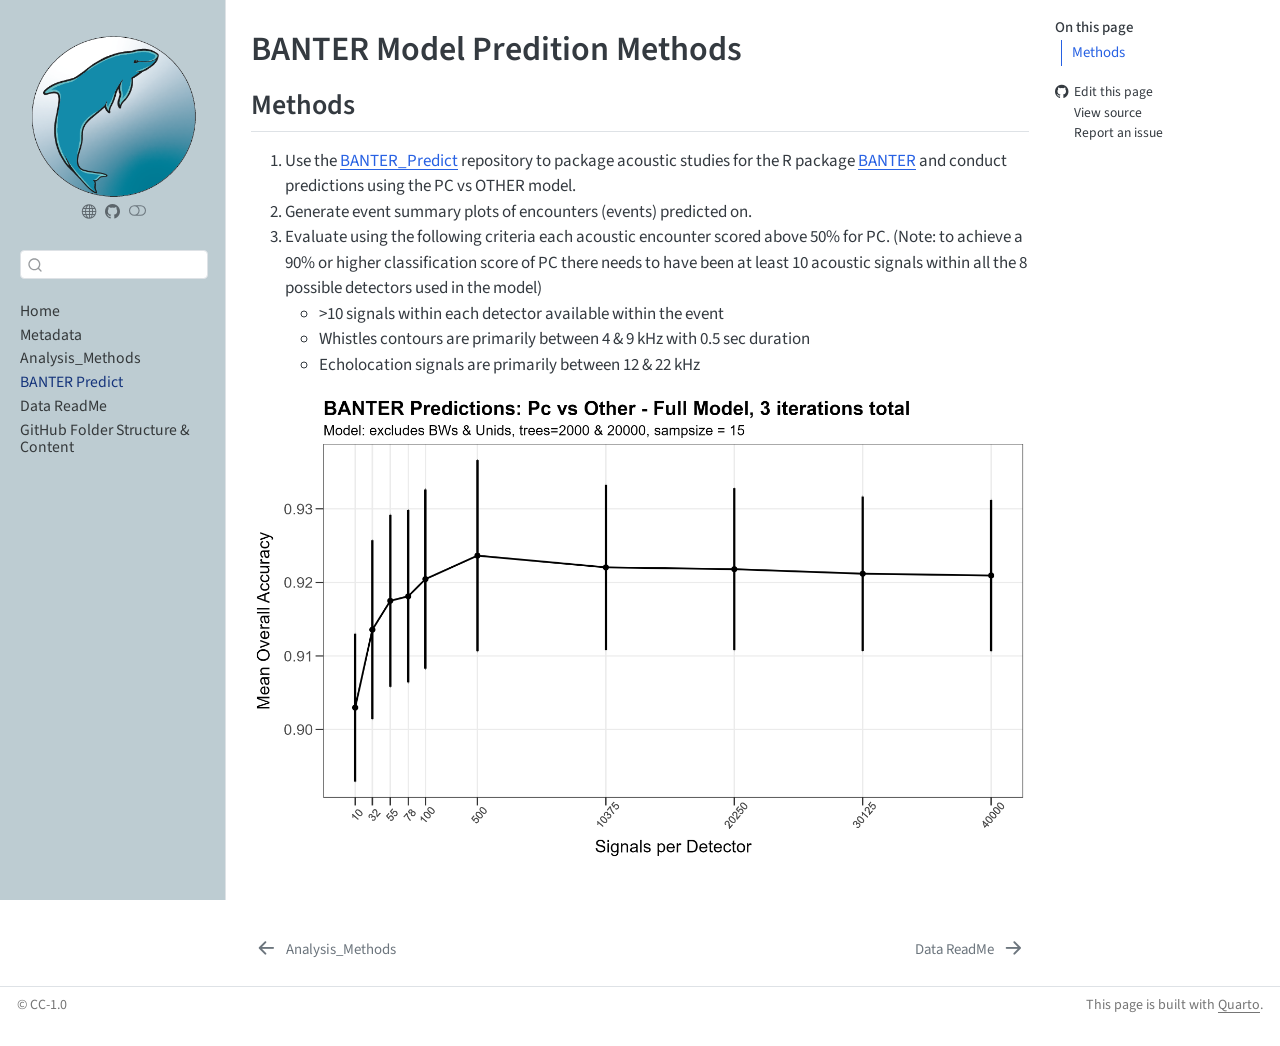
<file: content/BANTER_Predict.html>
<!DOCTYPE html>
<html xmlns="http://www.w3.org/1999/xhtml" lang="en" xml:lang="en"><head>

<meta charset="utf-8">
<meta name="generator" content="quarto-1.9.37">

<meta name="viewport" content="width=device-width, initial-scale=1.0, user-scalable=yes">


<title>BANTER Model Predition Methods – CRP_PC_TowedArray</title>
<style>
/* Default styles provided by pandoc.
** See https://pandoc.org/MANUAL.html#variables-for-html for config info.
*/
code{white-space: pre-wrap;}
span.smallcaps{font-variant: small-caps;}
div.columns{display: flex; gap: min(4vw, 1.5em);}
div.column{flex: auto; overflow-x: auto;}
div.hanging-indent{margin-left: 1.5em; text-indent: -1.5em;}
ul.task-list{list-style: none;}
ul.task-list li input[type="checkbox"] {
  width: 0.8em;
  margin: 0 0.8em 0.2em -1em; /* quarto-specific, see https://github.com/quarto-dev/quarto-cli/issues/4556 */ 
  vertical-align: middle;
}
</style>


<script src="../site_libs/quarto-nav/quarto-nav.js"></script>
<script src="../site_libs/clipboard/clipboard.min.js"></script>
<script src="../site_libs/quarto-search/autocomplete.umd.js"></script>
<script src="../site_libs/quarto-search/fuse.min.js"></script>
<script src="../site_libs/quarto-search/quarto-search.js"></script>
<meta name="quarto:offset" content="../">
<link href="../content/Data_ReadMe.html" rel="next">
<link href="../content/Analysis_Methods.html" rel="prev">
<link href="../images/favicon.ico" rel="icon">
<script src="../site_libs/quarto-html/quarto.js" type="module"></script>
<script src="../site_libs/quarto-html/tabsets/tabsets.js" type="module"></script>
<script src="../site_libs/quarto-html/popper.min.js"></script>
<script src="../site_libs/quarto-html/tippy.umd.min.js"></script>
<script src="../site_libs/quarto-html/anchor.min.js"></script>
<link href="../site_libs/quarto-html/tippy.css" rel="stylesheet">
<link href="../site_libs/quarto-html/quarto-syntax-highlighting-7f8f88aac4f3542376d5c11b86a4c14d.css" rel="stylesheet" class="quarto-color-scheme" id="quarto-text-highlighting-styles">
<link href="../site_libs/quarto-html/quarto-syntax-highlighting-dark-d0ae9245876894da5ac7e18953ecc5cc.css" rel="stylesheet" class="quarto-color-scheme quarto-color-alternate" id="quarto-text-highlighting-styles">
<link href="../site_libs/quarto-html/quarto-syntax-highlighting-7f8f88aac4f3542376d5c11b86a4c14d.css" rel="stylesheet" class="quarto-color-scheme-extra" id="quarto-text-highlighting-styles">
<script src="../site_libs/bootstrap/bootstrap.min.js"></script>
<link href="../site_libs/bootstrap/bootstrap-icons.css" rel="stylesheet">
<link href="../site_libs/bootstrap/bootstrap-13a39906b7e8b72b93fd7d879d6913ac.min.css" rel="stylesheet" append-hash="true" class="quarto-color-scheme" id="quarto-bootstrap" data-mode="light">
<link href="../site_libs/bootstrap/bootstrap-dark-6f148fdfc5ec14e9f951eb17949292fc.min.css" rel="stylesheet" append-hash="true" class="quarto-color-scheme quarto-color-alternate" id="quarto-bootstrap" data-mode="dark">
<link href="../site_libs/bootstrap/bootstrap-13a39906b7e8b72b93fd7d879d6913ac.min.css" rel="stylesheet" append-hash="true" class="quarto-color-scheme-extra" id="quarto-bootstrap" data-mode="light">
<script id="quarto-search-options" type="application/json">{
  "location": "sidebar",
  "copy-button": false,
  "collapse-after": 3,
  "panel-placement": "start",
  "type": "textbox",
  "limit": 50,
  "keyboard-shortcut": [
    "f",
    "/",
    "s"
  ],
  "show-item-context": false,
  "language": {
    "search-no-results-text": "No results",
    "search-matching-documents-text": "matching documents",
    "search-copy-link-title": "Copy link to search",
    "search-hide-matches-text": "Hide additional matches",
    "search-more-match-text": "more match in this document",
    "search-more-matches-text": "more matches in this document",
    "search-clear-button-title": "Clear",
    "search-text-placeholder": "",
    "search-detached-cancel-button-title": "Cancel",
    "search-submit-button-title": "Submit",
    "search-label": "Search"
  }
}</script>


</head>

<body class="nav-sidebar docked quarto-light"><script id="quarto-html-before-body" type="application/javascript">
    const toggleBodyColorMode = (bsSheetEl) => {
      const mode = bsSheetEl.getAttribute("data-mode");
      const bodyEl = window.document.querySelector("body");
      if (mode === "dark") {
        bodyEl.classList.add("quarto-dark");
        bodyEl.classList.remove("quarto-light");
      } else {
        bodyEl.classList.add("quarto-light");
        bodyEl.classList.remove("quarto-dark");
      }
    }
    const toggleBodyColorPrimary = () => {
      const bsSheetEl = window.document.querySelector("link#quarto-bootstrap:not([rel=disabled-stylesheet])");
      if (bsSheetEl) {
        toggleBodyColorMode(bsSheetEl);
      }
    }
    const setColorSchemeToggle = (alternate) => {
      const toggles = window.document.querySelectorAll('.quarto-color-scheme-toggle');
      for (let i=0; i < toggles.length; i++) {
        const toggle = toggles[i];
        if (toggle) {
          if (alternate) {
            toggle.classList.add("alternate");
          } else {
            toggle.classList.remove("alternate");
          }
        }
      }
    };
    const toggleColorMode = (alternate) => {
      // Switch the stylesheets
      const primaryStylesheets = window.document.querySelectorAll('link.quarto-color-scheme:not(.quarto-color-alternate)');
      const alternateStylesheets = window.document.querySelectorAll('link.quarto-color-scheme.quarto-color-alternate');
      manageTransitions('#quarto-margin-sidebar .nav-link', false);
      if (alternate) {
        // note: dark is layered on light, we don't disable primary!
        enableStylesheet(alternateStylesheets);
        for (const sheetNode of alternateStylesheets) {
          if (sheetNode.id === "quarto-bootstrap") {
            toggleBodyColorMode(sheetNode);
          }
        }
      } else {
        disableStylesheet(alternateStylesheets);
        enableStylesheet(primaryStylesheets)
        toggleBodyColorPrimary();
      }
      manageTransitions('#quarto-margin-sidebar .nav-link', true);
      // Switch the toggles
      setColorSchemeToggle(alternate)
      // Hack to workaround the fact that safari doesn't
      // properly recolor the scrollbar when toggling (#1455)
      if (navigator.userAgent.indexOf('Safari') > 0 && navigator.userAgent.indexOf('Chrome') == -1) {
        manageTransitions("body", false);
        window.scrollTo(0, 1);
        setTimeout(() => {
          window.scrollTo(0, 0);
          manageTransitions("body", true);
        }, 40);
      }
    }
    const disableStylesheet = (stylesheets) => {
      for (let i=0; i < stylesheets.length; i++) {
        const stylesheet = stylesheets[i];
        stylesheet.rel = 'disabled-stylesheet';
      }
    }
    const enableStylesheet = (stylesheets) => {
      for (let i=0; i < stylesheets.length; i++) {
        const stylesheet = stylesheets[i];
        if(stylesheet.rel !== 'stylesheet') { // for Chrome, which will still FOUC without this check
          stylesheet.rel = 'stylesheet';
        }
      }
    }
    const manageTransitions = (selector, allowTransitions) => {
      const els = window.document.querySelectorAll(selector);
      for (let i=0; i < els.length; i++) {
        const el = els[i];
        if (allowTransitions) {
          el.classList.remove('notransition');
        } else {
          el.classList.add('notransition');
        }
      }
    }
    const isFileUrl = () => {
      return window.location.protocol === 'file:';
    }
    const hasAlternateSentinel = () => {
      let styleSentinel = getColorSchemeSentinel();
      if (styleSentinel !== null) {
        return styleSentinel === "alternate";
      } else {
        return false;
      }
    }
    const setStyleSentinel = (alternate) => {
      const value = alternate ? "alternate" : "default";
      if (!isFileUrl()) {
        window.localStorage.setItem("quarto-color-scheme", value);
      } else {
        localAlternateSentinel = value;
      }
    }
    const getColorSchemeSentinel = () => {
      if (!isFileUrl()) {
        const storageValue = window.localStorage.getItem("quarto-color-scheme");
        return storageValue != null ? storageValue : localAlternateSentinel;
      } else {
        return localAlternateSentinel;
      }
    }
    const toggleGiscusIfUsed = (isAlternate, darkModeDefault) => {
      const baseTheme = document.querySelector('#giscus-base-theme')?.value ?? 'light';
      const alternateTheme = document.querySelector('#giscus-alt-theme')?.value ?? 'dark';
      let newTheme = '';
      if(authorPrefersDark) {
        newTheme = isAlternate ? baseTheme : alternateTheme;
      } else {
        newTheme = isAlternate ? alternateTheme : baseTheme;
      }
      const changeGiscusTheme = () => {
        // From: https://github.com/giscus/giscus/issues/336
        const sendMessage = (message) => {
          const iframe = document.querySelector('iframe.giscus-frame');
          if (!iframe) return;
          iframe.contentWindow.postMessage({ giscus: message }, 'https://giscus.app');
        }
        sendMessage({
          setConfig: {
            theme: newTheme
          }
        });
      }
      const isGiscussLoaded = window.document.querySelector('iframe.giscus-frame') !== null;
      if (isGiscussLoaded) {
        changeGiscusTheme();
      }
    };
    const authorPrefersDark = false;
    const darkModeDefault = authorPrefersDark;
      document.querySelector('link#quarto-text-highlighting-styles.quarto-color-scheme-extra').rel = 'disabled-stylesheet';
      document.querySelector('link#quarto-bootstrap.quarto-color-scheme-extra').rel = 'disabled-stylesheet';
    let localAlternateSentinel = darkModeDefault ? 'alternate' : 'default';
    // Dark / light mode switch
    window.quartoToggleColorScheme = () => {
      // Read the current dark / light value
      let toAlternate = !hasAlternateSentinel();
      toggleColorMode(toAlternate);
      setStyleSentinel(toAlternate);
      toggleGiscusIfUsed(toAlternate, darkModeDefault);
      window.dispatchEvent(new Event('resize'));
    };
    // Switch to dark mode if need be
    if (hasAlternateSentinel()) {
      toggleColorMode(true);
    } else {
      toggleColorMode(false);
    }
  </script>

<div id="quarto-search-results"></div>
  <header id="quarto-header" class="headroom fixed-top">
  <nav class="quarto-secondary-nav">
    <div class="container-fluid d-flex">
      <button type="button" class="quarto-btn-toggle btn" data-bs-toggle="collapse" role="button" data-bs-target=".quarto-sidebar-collapse-item" aria-controls="quarto-sidebar" aria-expanded="false" aria-label="Toggle sidebar navigation" onclick="if (window.quartoToggleHeadroom) { window.quartoToggleHeadroom(); }">
        <i class="bi bi-layout-text-sidebar-reverse"></i>
      </button>
        <nav class="quarto-page-breadcrumbs" aria-label="breadcrumb"><ol class="breadcrumb"><li class="breadcrumb-item"><a href="../content/BANTER_Predict.html">BANTER Predict</a></li></ol></nav>
        <a class="flex-grow-1" role="navigation" data-bs-toggle="collapse" data-bs-target=".quarto-sidebar-collapse-item" aria-controls="quarto-sidebar" aria-expanded="false" aria-label="Toggle sidebar navigation" onclick="if (window.quartoToggleHeadroom) { window.quartoToggleHeadroom(); }">      
        </a>
      <button type="button" class="btn quarto-search-button" aria-label="Search" onclick="window.quartoOpenSearch();">
        <i class="bi bi-search"></i>
      </button>
    </div>
  </nav>
</header>
<!-- content -->
<div id="quarto-content" class="quarto-container page-columns page-rows-contents page-layout-article">
<!-- sidebar -->
  <nav id="quarto-sidebar" class="sidebar collapse collapse-horizontal quarto-sidebar-collapse-item sidebar-navigation docked overflow-auto">
    <div class="pt-lg-2 mt-2 text-center sidebar-header">
      <a href="../index.html" class="sidebar-logo-link">
      <img src="../images/FKW_OnlyWRing.png" alt="" class="sidebar-logo light-content py-0 d-lg-inline d-none">
      <img src="../images/FKW_OnlyWRing.png" alt="" class="sidebar-logo dark-content py-0 d-lg-inline d-none">
      </a>
      <div class="sidebar-tools-main tools-wide">
    <a href="https://www.fisheries.noaa.gov/pacific-islands/population-assessments/passive-acoustics-pacific-islands" title="NOAA Fisheries PIFSC - Passive Acoustic Monitoring" class="quarto-navigation-tool px-1" aria-label="NOAA Fisheries PIFSC - Passive Acoustic Monitoring" target="_blank"><i class="bi bi-globe"></i></a>
    <a href="https://github.com/SAEL-SWFSC/PAM_template_ResearchCompendium" title="NMFS PAM SI Research Compendium Template" class="quarto-navigation-tool px-1" aria-label="NMFS PAM SI Research Compendium Template" target="_blank"><i class="bi bi-github"></i></a>
  <a href="" class="quarto-color-scheme-toggle quarto-navigation-tool  px-1" onclick="window.quartoToggleColorScheme(); return false;" title="Toggle dark mode"><i class="bi"></i></a>
</div>
      </div>
        <div class="mt-2 flex-shrink-0 align-items-center">
        <div class="sidebar-search">
        <div id="quarto-search" class="" title="Search"></div>
        </div>
        </div>
    <div class="sidebar-menu-container"> 
    <ul class="list-unstyled mt-1">
        <li class="sidebar-item">
  <div class="sidebar-item-container"> 
  <a href="../index.html" class="sidebar-item-text sidebar-link">
 <span class="menu-text">Home</span></a>
  </div>
</li>
        <li class="sidebar-item">
  <div class="sidebar-item-container"> 
  <a href="../content/Metadata.html" class="sidebar-item-text sidebar-link">
 <span class="menu-text">Metadata</span></a>
  </div>
</li>
        <li class="sidebar-item">
  <div class="sidebar-item-container"> 
  <a href="../content/Analysis_Methods.html" class="sidebar-item-text sidebar-link">
 <span class="menu-text">Analysis_Methods</span></a>
  </div>
</li>
        <li class="sidebar-item">
  <div class="sidebar-item-container"> 
  <a href="../content/BANTER_Predict.html" class="sidebar-item-text sidebar-link active">
 <span class="menu-text">BANTER Predict</span></a>
  </div>
</li>
        <li class="sidebar-item">
  <div class="sidebar-item-container"> 
  <a href="../content/Data_ReadMe.html" class="sidebar-item-text sidebar-link">
 <span class="menu-text">Data ReadMe</span></a>
  </div>
</li>
        <li class="sidebar-item">
  <div class="sidebar-item-container"> 
  <a href="../content/folderStructure.html" class="sidebar-item-text sidebar-link">
 <span class="menu-text">GitHub Folder Structure &amp; Content</span></a>
  </div>
</li>
    </ul>
    </div>
</nav>
<div id="quarto-sidebar-glass" class="quarto-sidebar-collapse-item" data-bs-toggle="collapse" data-bs-target=".quarto-sidebar-collapse-item"></div>
<!-- margin-sidebar -->
    <div id="quarto-margin-sidebar" class="sidebar margin-sidebar">
        <nav id="TOC" role="doc-toc" class="toc-active">
    <h2 id="toc-title">On this page</h2>
   
  <ul>
  <li><a href="#methods" id="toc-methods" class="nav-link active" data-scroll-target="#methods">Methods</a></li>
  </ul>
<div class="toc-actions"><ul><li><a href="https://github.com/noaa-pifsc/CRP_PC_TowedArray/edit/main/content/BANTER_Predict.qmd" class="toc-action"><i class="bi bi-github"></i>Edit this page</a></li><li><a href="https://github.com/noaa-pifsc/CRP_PC_TowedArray/blob/main/content/BANTER_Predict.qmd" class="toc-action"><i class="bi empty"></i>View source</a></li><li><a href="https://github.com/noaa-pifsc/CRP_PC_TowedArray/issues/new" class="toc-action"><i class="bi empty"></i>Report an issue</a></li></ul></div></nav>
    </div>
<!-- main -->
<main class="content" id="quarto-document-content">


<header id="title-block-header" class="quarto-title-block default">
<div class="quarto-title">
<h1 class="title">BANTER Model Predition Methods</h1>
</div>



<div class="quarto-title-meta">

    
  
    
  </div>
  


</header>


<section id="methods" class="level2">
<h2 class="anchored" data-anchor-id="methods">Methods</h2>
<ol type="1">
<li>Use the <a href="https://github.com/jlkeating/BANTER_Predict" target="_blank">BANTER_Predict</a> repository to package acoustic studies for the R package <a href="https://github.com/EricArcher/banter" target="_blank">BANTER</a> and conduct predictions using the PC vs OTHER model.</li>
<li>Generate event summary plots of encounters (events) predicted on.</li>
<li>Evaluate using the following criteria each acoustic encounter scored above 50% for PC. (Note: to achieve a 90% or higher classification score of PC there needs to have been at least 10 acoustic signals within all the 8 possible detectors used in the model)
<ul>
<li>&gt;10 signals within each detector available within the event</li>
<li>Whistles contours are primarily between 4 &amp; 9 kHz with 0.5 sec duration</li>
<li>Echolocation signals are primarily between 12 &amp; 22 kHz</li>
</ul></li>
</ol>
<div class="quarto-figure quarto-figure-left">
<figure class="figure">
<p><img src="../images/PredictionScores-iters3-sigs10-40000Nov2024.png" class="img-fluid quarto-figure quarto-figure-left figure-img"></p>
</figure>
</div>


</section>

</main> <!-- /main -->
<script id="quarto-html-after-body" type="application/javascript">
  window.document.addEventListener("DOMContentLoaded", function (event) {
    // Ensure there is a toggle, if there isn't float one in the top right
    if (window.document.querySelector('.quarto-color-scheme-toggle') === null) {
      const a = window.document.createElement('a');
      a.classList.add('top-right');
      a.classList.add('quarto-color-scheme-toggle');
      a.href = "";
      a.onclick = function() { try { window.quartoToggleColorScheme(); } catch {} return false; };
      const i = window.document.createElement("i");
      i.classList.add('bi');
      a.appendChild(i);
      window.document.body.appendChild(a);
    }
    setColorSchemeToggle(hasAlternateSentinel())
    const icon = "";
    const anchorJS = new window.AnchorJS();
    anchorJS.options = {
      placement: 'right',
      icon: icon
    };
    anchorJS.add('.anchored');
    const isCodeAnnotation = (el) => {
      for (const clz of el.classList) {
        if (clz.startsWith('code-annotation-')) {                     
          return true;
        }
      }
      return false;
    }
    const onCopySuccess = function(e) {
      // button target
      const button = e.trigger;
      // don't keep focus
      button.blur();
      // flash "checked"
      button.classList.add('code-copy-button-checked');
      var currentTitle = button.getAttribute("title");
      button.setAttribute("title", "Copied!");
      let tooltip;
      if (window.bootstrap) {
        button.setAttribute("data-bs-toggle", "tooltip");
        button.setAttribute("data-bs-placement", "left");
        button.setAttribute("data-bs-title", "Copied!");
        tooltip = new bootstrap.Tooltip(button, 
          { trigger: "manual", 
            customClass: "code-copy-button-tooltip",
            offset: [0, -8]});
        tooltip.show();    
      }
      setTimeout(function() {
        if (tooltip) {
          tooltip.hide();
          button.removeAttribute("data-bs-title");
          button.removeAttribute("data-bs-toggle");
          button.removeAttribute("data-bs-placement");
        }
        button.setAttribute("title", currentTitle);
        button.classList.remove('code-copy-button-checked');
      }, 1000);
      // clear code selection
      e.clearSelection();
    }
    const getTextToCopy = function(trigger) {
      const outerScaffold = trigger.parentElement.cloneNode(true);
      const codeEl = outerScaffold.querySelector('code');
      for (const childEl of codeEl.children) {
        if (isCodeAnnotation(childEl)) {
          childEl.remove();
        }
      }
      return codeEl.innerText;
    }
    const clipboard = new window.ClipboardJS('.code-copy-button:not([data-in-quarto-modal])', {
      text: getTextToCopy
    });
    clipboard.on('success', onCopySuccess);
    if (window.document.getElementById('quarto-embedded-source-code-modal')) {
      const clipboardModal = new window.ClipboardJS('.code-copy-button[data-in-quarto-modal]', {
        text: getTextToCopy,
        container: window.document.getElementById('quarto-embedded-source-code-modal')
      });
      clipboardModal.on('success', onCopySuccess);
    }
      var localhostRegex = new RegExp(/^(?:http|https):\/\/localhost\:?[0-9]*\//);
      var mailtoRegex = new RegExp(/^mailto:/);
        var filterRegex = new RegExp("https:\/\/scaling-robot-wgqml1r\.pages\.github\.io\/");
      var isInternal = (href) => {
          return filterRegex.test(href) || localhostRegex.test(href) || mailtoRegex.test(href);
      }
      // Inspect non-navigation links and adorn them if external
     var links = window.document.querySelectorAll('a[href]:not(.nav-link):not(.navbar-brand):not(.toc-action):not(.sidebar-link):not(.sidebar-item-toggle):not(.pagination-link):not(.no-external):not([aria-hidden]):not(.dropdown-item):not(.quarto-navigation-tool):not(.about-link)');
      for (var i=0; i<links.length; i++) {
        const link = links[i];
        if (!isInternal(link.href)) {
          // undo the damage that might have been done by quarto-nav.js in the case of
          // links that we want to consider external
          if (link.dataset.originalHref !== undefined) {
            link.href = link.dataset.originalHref;
          }
        }
      }
    function tippyHover(el, contentFn, onTriggerFn, onUntriggerFn) {
      const config = {
        allowHTML: true,
        maxWidth: 500,
        delay: 100,
        arrow: false,
        appendTo: function(el) {
            return el.parentElement;
        },
        interactive: true,
        interactiveBorder: 10,
        theme: 'quarto',
        placement: 'bottom-start',
      };
      if (contentFn) {
        config.content = contentFn;
      }
      if (onTriggerFn) {
        config.onTrigger = onTriggerFn;
      }
      if (onUntriggerFn) {
        config.onUntrigger = onUntriggerFn;
      }
      window.tippy(el, config); 
    }
    const noterefs = window.document.querySelectorAll('a[role="doc-noteref"]');
    for (var i=0; i<noterefs.length; i++) {
      const ref = noterefs[i];
      tippyHover(ref, function() {
        // use id or data attribute instead here
        let href = ref.getAttribute('data-footnote-href') || ref.getAttribute('href');
        try { href = new URL(href).hash; } catch {}
        const id = href.replace(/^#\/?/, "");
        const note = window.document.getElementById(id);
        if (note) {
          return note.innerHTML;
        } else {
          return "";
        }
      });
    }
    const xrefs = window.document.querySelectorAll('a.quarto-xref');
    const processXRef = (id, note) => {
      // Strip column container classes
      const stripColumnClz = (el) => {
        el.classList.remove("page-full", "page-columns");
        if (el.children) {
          for (const child of el.children) {
            stripColumnClz(child);
          }
        }
      }
      stripColumnClz(note)
      if (id === null || id.startsWith('sec-')) {
        // Special case sections, only their first couple elements
        const container = document.createElement("div");
        if (note.children && note.children.length > 2) {
          container.appendChild(note.children[0].cloneNode(true));
          for (let i = 1; i < note.children.length; i++) {
            const child = note.children[i];
            if (child.tagName === "P" && child.innerText === "") {
              continue;
            } else {
              container.appendChild(child.cloneNode(true));
              break;
            }
          }
          if (window.Quarto?.typesetMath) {
            window.Quarto.typesetMath(container);
          }
          return container.innerHTML
        } else {
          if (window.Quarto?.typesetMath) {
            window.Quarto.typesetMath(note);
          }
          return note.innerHTML;
        }
      } else {
        // Remove any anchor links if they are present
        const anchorLink = note.querySelector('a.anchorjs-link');
        if (anchorLink) {
          anchorLink.remove();
        }
        if (window.Quarto?.typesetMath) {
          window.Quarto.typesetMath(note);
        }
        if (note.classList.contains("callout")) {
          return note.outerHTML;
        } else {
          return note.innerHTML;
        }
      }
    }
    for (var i=0; i<xrefs.length; i++) {
      const xref = xrefs[i];
      tippyHover(xref, undefined, function(instance) {
        instance.disable();
        let url = xref.getAttribute('href');
        let hash = undefined; 
        if (url.startsWith('#')) {
          hash = url;
        } else {
          try { hash = new URL(url).hash; } catch {}
        }
        if (hash) {
          const id = hash.replace(/^#\/?/, "");
          const note = window.document.getElementById(id);
          if (note !== null) {
            try {
              const html = processXRef(id, note.cloneNode(true));
              instance.setContent(html);
            } finally {
              instance.enable();
              instance.show();
            }
          } else {
            // See if we can fetch this
            fetch(url.split('#')[0])
            .then(res => res.text())
            .then(html => {
              const parser = new DOMParser();
              const htmlDoc = parser.parseFromString(html, "text/html");
              const note = htmlDoc.getElementById(id);
              if (note !== null) {
                const html = processXRef(id, note);
                instance.setContent(html);
              } 
            }).finally(() => {
              instance.enable();
              instance.show();
            });
          }
        } else {
          // See if we can fetch a full url (with no hash to target)
          // This is a special case and we should probably do some content thinning / targeting
          fetch(url)
          .then(res => res.text())
          .then(html => {
            const parser = new DOMParser();
            const htmlDoc = parser.parseFromString(html, "text/html");
            const note = htmlDoc.querySelector('main.content');
            if (note !== null) {
              // This should only happen for chapter cross references
              // (since there is no id in the URL)
              // remove the first header
              if (note.children.length > 0 && note.children[0].tagName === "HEADER") {
                note.children[0].remove();
              }
              const html = processXRef(null, note);
              instance.setContent(html);
            } 
          }).finally(() => {
            instance.enable();
            instance.show();
          });
        }
      }, function(instance) {
      });
    }
        let selectedAnnoteEl;
        const selectorForAnnotation = ( cell, annotation) => {
          let cellAttr = 'data-code-cell="' + cell + '"';
          let lineAttr = 'data-code-annotation="' +  annotation + '"';
          const selector = 'span[' + cellAttr + '][' + lineAttr + ']';
          return selector;
        }
        const selectCodeLines = (annoteEl) => {
          const doc = window.document;
          const targetCell = annoteEl.getAttribute("data-target-cell");
          const targetAnnotation = annoteEl.getAttribute("data-target-annotation");
          const annoteSpan = window.document.querySelector(selectorForAnnotation(targetCell, targetAnnotation));
          const lines = annoteSpan.getAttribute("data-code-lines").split(",");
          const lineIds = lines.map((line) => {
            return targetCell + "-" + line;
          })
          let top = null;
          let height = null;
          let parent = null;
          if (lineIds.length > 0) {
              //compute the position of the single el (top and bottom and make a div)
              const el = window.document.getElementById(lineIds[0]);
              top = el.offsetTop;
              height = el.offsetHeight;
              parent = el.parentElement.parentElement;
            if (lineIds.length > 1) {
              const lastEl = window.document.getElementById(lineIds[lineIds.length - 1]);
              const bottom = lastEl.offsetTop + lastEl.offsetHeight;
              height = bottom - top;
            }
            if (top !== null && height !== null && parent !== null) {
              // cook up a div (if necessary) and position it 
              let div = window.document.getElementById("code-annotation-line-highlight");
              if (div === null) {
                div = window.document.createElement("div");
                div.setAttribute("id", "code-annotation-line-highlight");
                div.style.position = 'absolute';
                parent.appendChild(div);
              }
              div.style.top = top - 2 + "px";
              div.style.height = height + 4 + "px";
              div.style.left = 0;
              let gutterDiv = window.document.getElementById("code-annotation-line-highlight-gutter");
              if (gutterDiv === null) {
                gutterDiv = window.document.createElement("div");
                gutterDiv.setAttribute("id", "code-annotation-line-highlight-gutter");
                gutterDiv.style.position = 'absolute';
                const codeCell = window.document.getElementById(targetCell);
                const gutter = codeCell.querySelector('.code-annotation-gutter');
                gutter.appendChild(gutterDiv);
              }
              gutterDiv.style.top = top - 2 + "px";
              gutterDiv.style.height = height + 4 + "px";
            }
            selectedAnnoteEl = annoteEl;
          }
        };
        const unselectCodeLines = () => {
          const elementsIds = ["code-annotation-line-highlight", "code-annotation-line-highlight-gutter"];
          elementsIds.forEach((elId) => {
            const div = window.document.getElementById(elId);
            if (div) {
              div.remove();
            }
          });
          selectedAnnoteEl = undefined;
        };
          // Handle positioning of the toggle
      window.addEventListener(
        "resize",
        throttle(() => {
          elRect = undefined;
          if (selectedAnnoteEl) {
            selectCodeLines(selectedAnnoteEl);
          }
        }, 10)
      );
      function throttle(fn, ms) {
      let throttle = false;
      let timer;
        return (...args) => {
          if(!throttle) { // first call gets through
              fn.apply(this, args);
              throttle = true;
          } else { // all the others get throttled
              if(timer) clearTimeout(timer); // cancel #2
              timer = setTimeout(() => {
                fn.apply(this, args);
                timer = throttle = false;
              }, ms);
          }
        };
      }
        // Attach click handler to the DT
        const annoteDls = window.document.querySelectorAll('dt[data-target-cell]');
        for (const annoteDlNode of annoteDls) {
          annoteDlNode.addEventListener('click', (event) => {
            const clickedEl = event.target;
            if (clickedEl !== selectedAnnoteEl) {
              unselectCodeLines();
              const activeEl = window.document.querySelector('dt[data-target-cell].code-annotation-active');
              if (activeEl) {
                activeEl.classList.remove('code-annotation-active');
              }
              selectCodeLines(clickedEl);
              clickedEl.classList.add('code-annotation-active');
            } else {
              // Unselect the line
              unselectCodeLines();
              clickedEl.classList.remove('code-annotation-active');
            }
          });
        }
    const findCites = (el) => {
      const parentEl = el.parentElement;
      if (parentEl) {
        const cites = parentEl.dataset.cites;
        if (cites) {
          return {
            el,
            cites: cites.split(' ')
          };
        } else {
          return findCites(el.parentElement)
        }
      } else {
        return undefined;
      }
    };
    var bibliorefs = window.document.querySelectorAll('a[role="doc-biblioref"]');
    for (var i=0; i<bibliorefs.length; i++) {
      const ref = bibliorefs[i];
      const citeInfo = findCites(ref);
      if (citeInfo) {
        tippyHover(citeInfo.el, function() {
          var popup = window.document.createElement('div');
          citeInfo.cites.forEach(function(cite) {
            var citeDiv = window.document.createElement('div');
            citeDiv.classList.add('hanging-indent');
            citeDiv.classList.add('csl-entry');
            var biblioDiv = window.document.getElementById('ref-' + cite);
            if (biblioDiv) {
              citeDiv.innerHTML = biblioDiv.innerHTML;
            }
            popup.appendChild(citeDiv);
          });
          return popup.innerHTML;
        });
      }
    }
  });
  </script>
<nav class="page-navigation">
  <div class="nav-page nav-page-previous">
      <a href="../content/Analysis_Methods.html" class="pagination-link" aria-label="Analysis_Methods">
        <i class="bi bi-arrow-left-short"></i> <span class="nav-page-text">Analysis_Methods</span>
      </a>          
  </div>
  <div class="nav-page nav-page-next">
      <a href="../content/Data_ReadMe.html" class="pagination-link" aria-label="Data ReadMe">
        <span class="nav-page-text">Data ReadMe</span> <i class="bi bi-arrow-right-short"></i>
      </a>
  </div>
</nav>
</div> <!-- /content -->
<footer class="footer">
  <div class="nav-footer">
    <div class="nav-footer-left">
<p>© CC-1.0</p>
</div>   
    <div class="nav-footer-center">
      &nbsp;
    <div class="toc-actions d-sm-block d-md-none"><ul><li><a href="https://github.com/noaa-pifsc/CRP_PC_TowedArray/edit/main/content/BANTER_Predict.qmd" class="toc-action"><i class="bi bi-github"></i>Edit this page</a></li><li><a href="https://github.com/noaa-pifsc/CRP_PC_TowedArray/blob/main/content/BANTER_Predict.qmd" class="toc-action"><i class="bi empty"></i>View source</a></li><li><a href="https://github.com/noaa-pifsc/CRP_PC_TowedArray/issues/new" class="toc-action"><i class="bi empty"></i>Report an issue</a></li></ul></div></div>
    <div class="nav-footer-right">
<p>This page is built with <a href="https://quarto.org/">Quarto</a>.</p>
</div>
  </div>
</footer>




</body></html>
</file>
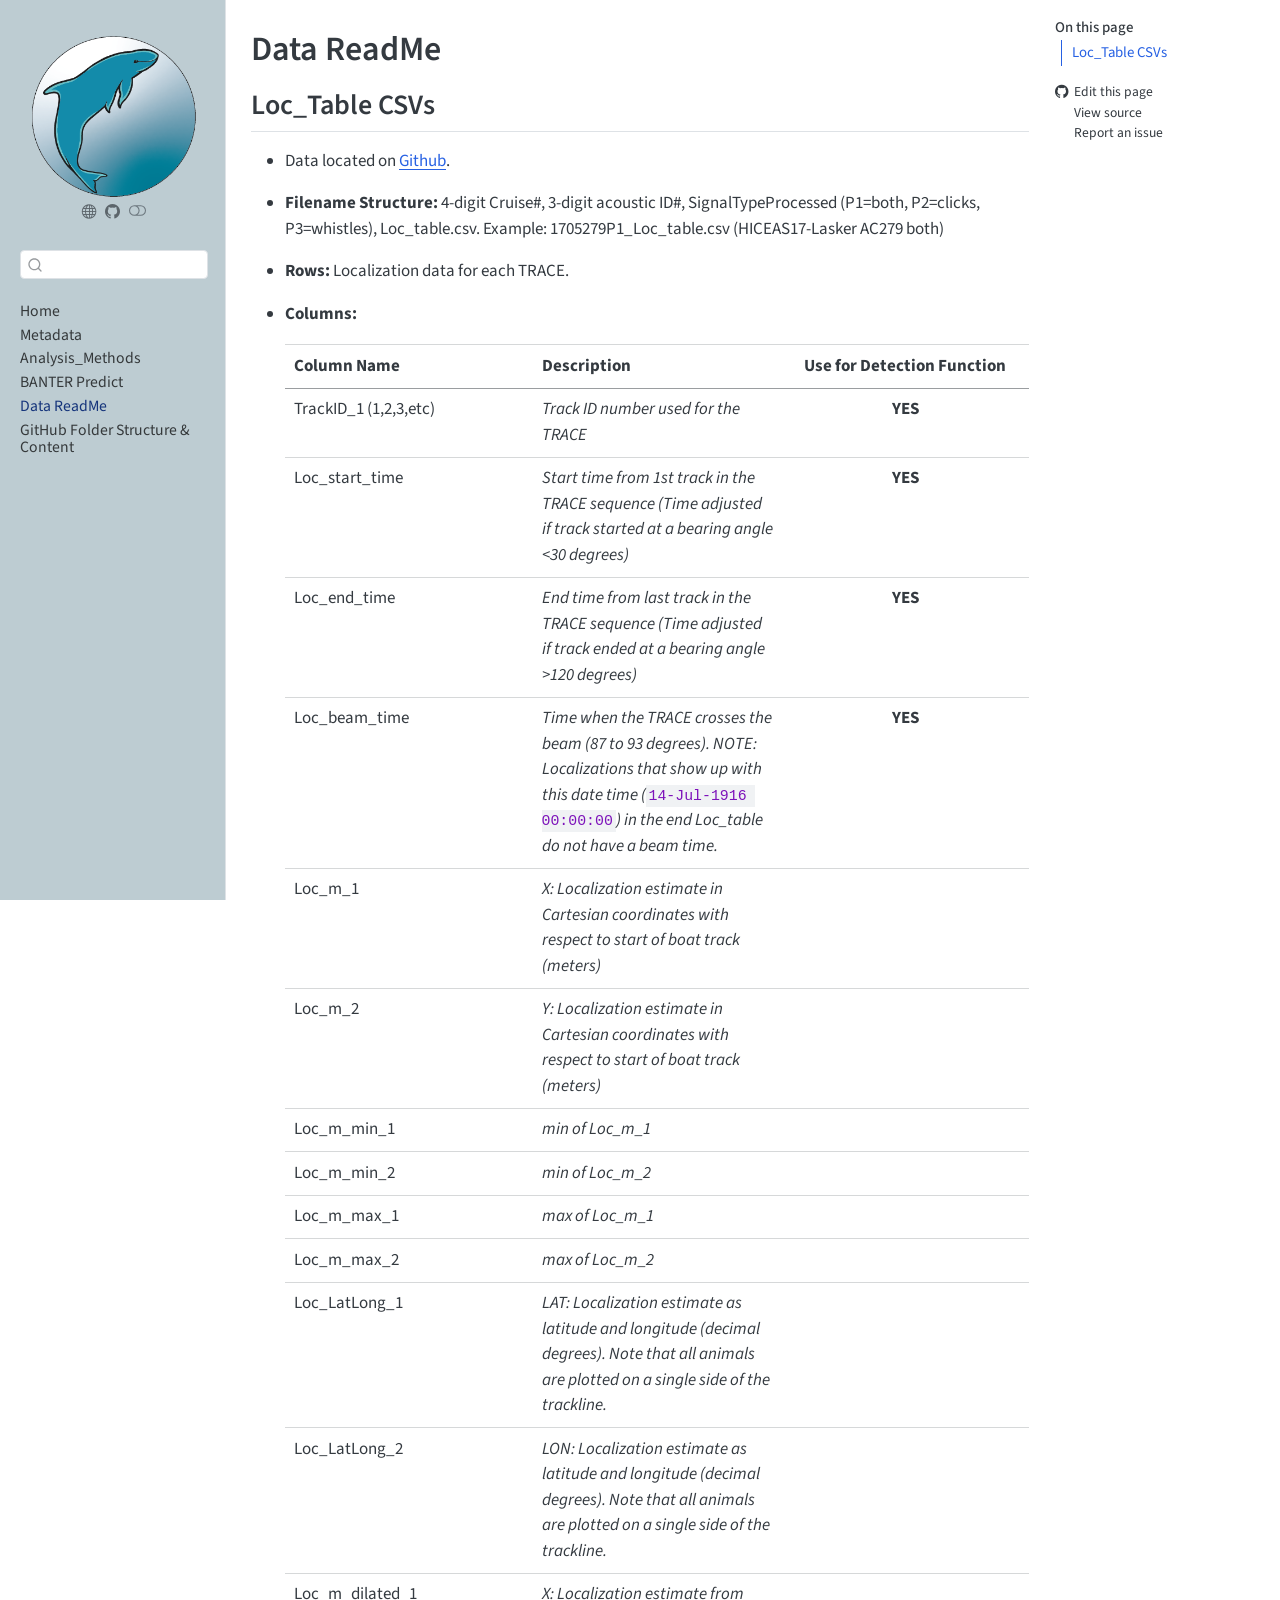
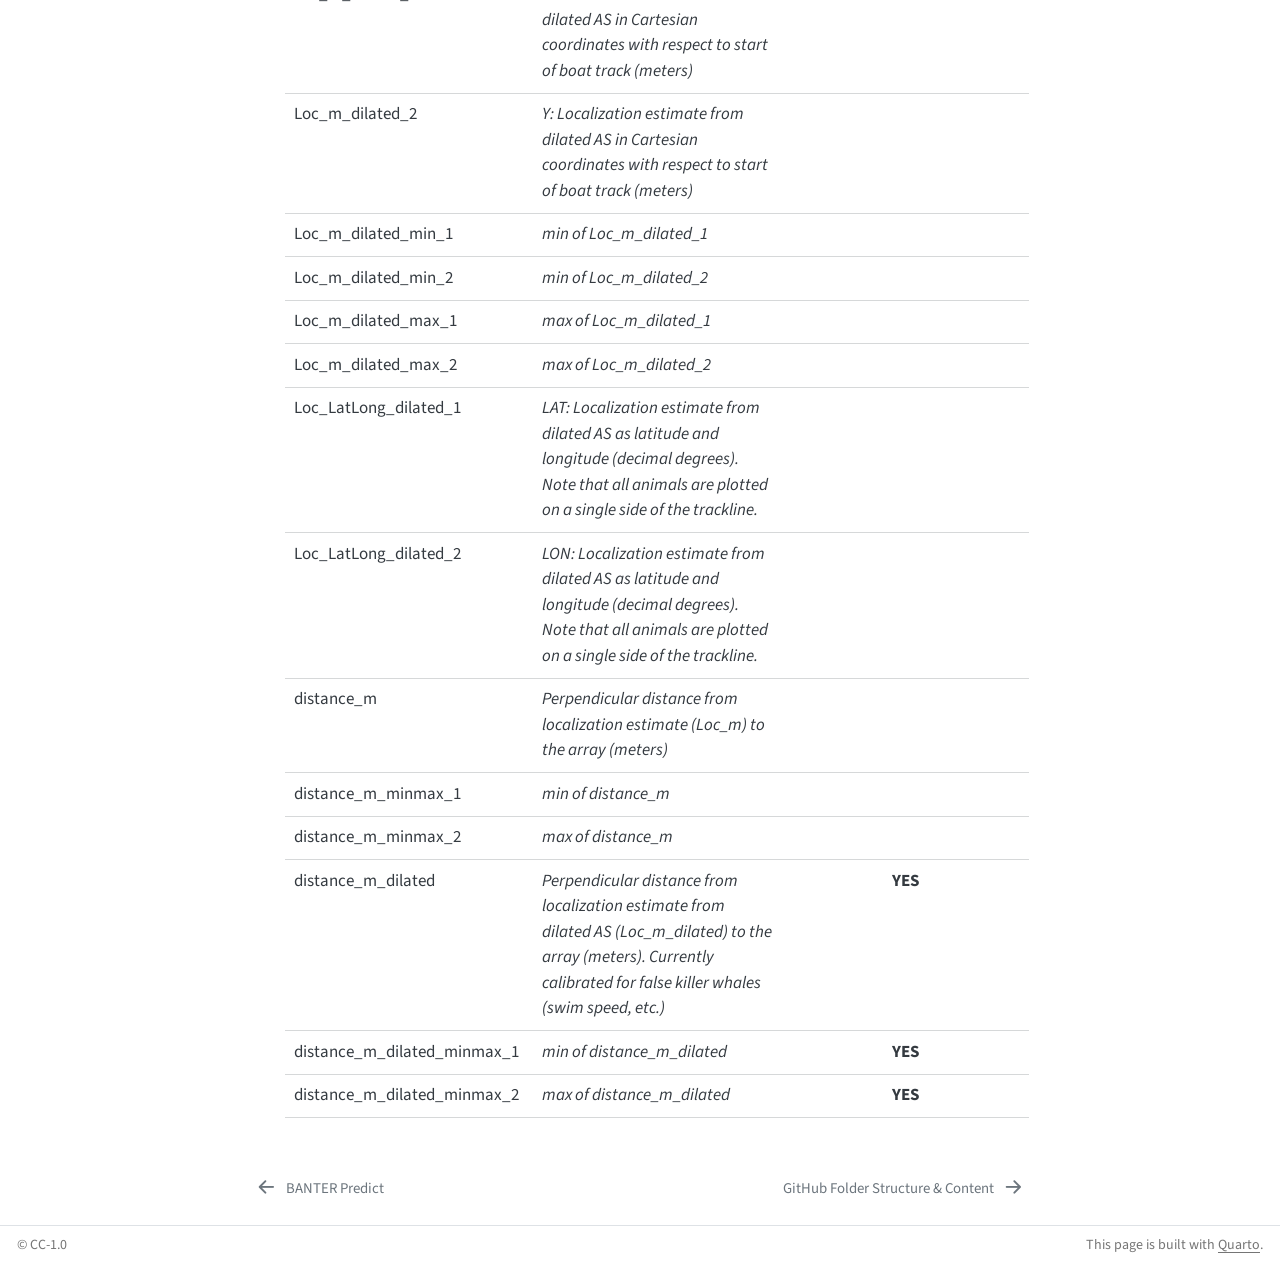
<file: content/Data_ReadMe.html>
<!DOCTYPE html>
<html xmlns="http://www.w3.org/1999/xhtml" lang="en" xml:lang="en"><head>

<meta charset="utf-8">
<meta name="generator" content="quarto-1.9.37">

<meta name="viewport" content="width=device-width, initial-scale=1.0, user-scalable=yes">


<title>Data ReadMe – CRP_PC_TowedArray</title>
<style>
/* Default styles provided by pandoc.
** See https://pandoc.org/MANUAL.html#variables-for-html for config info.
*/
code{white-space: pre-wrap;}
span.smallcaps{font-variant: small-caps;}
div.columns{display: flex; gap: min(4vw, 1.5em);}
div.column{flex: auto; overflow-x: auto;}
div.hanging-indent{margin-left: 1.5em; text-indent: -1.5em;}
ul.task-list{list-style: none;}
ul.task-list li input[type="checkbox"] {
  width: 0.8em;
  margin: 0 0.8em 0.2em -1em; /* quarto-specific, see https://github.com/quarto-dev/quarto-cli/issues/4556 */ 
  vertical-align: middle;
}
</style>


<script src="../site_libs/quarto-nav/quarto-nav.js"></script>
<script src="../site_libs/clipboard/clipboard.min.js"></script>
<script src="../site_libs/quarto-search/autocomplete.umd.js"></script>
<script src="../site_libs/quarto-search/fuse.min.js"></script>
<script src="../site_libs/quarto-search/quarto-search.js"></script>
<meta name="quarto:offset" content="../">
<link href="../content/folderStructure.html" rel="next">
<link href="../content/BANTER_Predict.html" rel="prev">
<link href="../images/favicon.ico" rel="icon">
<script src="../site_libs/quarto-html/quarto.js" type="module"></script>
<script src="../site_libs/quarto-html/tabsets/tabsets.js" type="module"></script>
<script src="../site_libs/quarto-html/popper.min.js"></script>
<script src="../site_libs/quarto-html/tippy.umd.min.js"></script>
<script src="../site_libs/quarto-html/anchor.min.js"></script>
<link href="../site_libs/quarto-html/tippy.css" rel="stylesheet">
<link href="../site_libs/quarto-html/quarto-syntax-highlighting-7f8f88aac4f3542376d5c11b86a4c14d.css" rel="stylesheet" class="quarto-color-scheme" id="quarto-text-highlighting-styles">
<link href="../site_libs/quarto-html/quarto-syntax-highlighting-dark-d0ae9245876894da5ac7e18953ecc5cc.css" rel="stylesheet" class="quarto-color-scheme quarto-color-alternate" id="quarto-text-highlighting-styles">
<link href="../site_libs/quarto-html/quarto-syntax-highlighting-7f8f88aac4f3542376d5c11b86a4c14d.css" rel="stylesheet" class="quarto-color-scheme-extra" id="quarto-text-highlighting-styles">
<script src="../site_libs/bootstrap/bootstrap.min.js"></script>
<link href="../site_libs/bootstrap/bootstrap-icons.css" rel="stylesheet">
<link href="../site_libs/bootstrap/bootstrap-13a39906b7e8b72b93fd7d879d6913ac.min.css" rel="stylesheet" append-hash="true" class="quarto-color-scheme" id="quarto-bootstrap" data-mode="light">
<link href="../site_libs/bootstrap/bootstrap-dark-6f148fdfc5ec14e9f951eb17949292fc.min.css" rel="stylesheet" append-hash="true" class="quarto-color-scheme quarto-color-alternate" id="quarto-bootstrap" data-mode="dark">
<link href="../site_libs/bootstrap/bootstrap-13a39906b7e8b72b93fd7d879d6913ac.min.css" rel="stylesheet" append-hash="true" class="quarto-color-scheme-extra" id="quarto-bootstrap" data-mode="light">
<script id="quarto-search-options" type="application/json">{
  "location": "sidebar",
  "copy-button": false,
  "collapse-after": 3,
  "panel-placement": "start",
  "type": "textbox",
  "limit": 50,
  "keyboard-shortcut": [
    "f",
    "/",
    "s"
  ],
  "show-item-context": false,
  "language": {
    "search-no-results-text": "No results",
    "search-matching-documents-text": "matching documents",
    "search-copy-link-title": "Copy link to search",
    "search-hide-matches-text": "Hide additional matches",
    "search-more-match-text": "more match in this document",
    "search-more-matches-text": "more matches in this document",
    "search-clear-button-title": "Clear",
    "search-text-placeholder": "",
    "search-detached-cancel-button-title": "Cancel",
    "search-submit-button-title": "Submit",
    "search-label": "Search"
  }
}</script>


</head>

<body class="nav-sidebar docked quarto-light"><script id="quarto-html-before-body" type="application/javascript">
    const toggleBodyColorMode = (bsSheetEl) => {
      const mode = bsSheetEl.getAttribute("data-mode");
      const bodyEl = window.document.querySelector("body");
      if (mode === "dark") {
        bodyEl.classList.add("quarto-dark");
        bodyEl.classList.remove("quarto-light");
      } else {
        bodyEl.classList.add("quarto-light");
        bodyEl.classList.remove("quarto-dark");
      }
    }
    const toggleBodyColorPrimary = () => {
      const bsSheetEl = window.document.querySelector("link#quarto-bootstrap:not([rel=disabled-stylesheet])");
      if (bsSheetEl) {
        toggleBodyColorMode(bsSheetEl);
      }
    }
    const setColorSchemeToggle = (alternate) => {
      const toggles = window.document.querySelectorAll('.quarto-color-scheme-toggle');
      for (let i=0; i < toggles.length; i++) {
        const toggle = toggles[i];
        if (toggle) {
          if (alternate) {
            toggle.classList.add("alternate");
          } else {
            toggle.classList.remove("alternate");
          }
        }
      }
    };
    const toggleColorMode = (alternate) => {
      // Switch the stylesheets
      const primaryStylesheets = window.document.querySelectorAll('link.quarto-color-scheme:not(.quarto-color-alternate)');
      const alternateStylesheets = window.document.querySelectorAll('link.quarto-color-scheme.quarto-color-alternate');
      manageTransitions('#quarto-margin-sidebar .nav-link', false);
      if (alternate) {
        // note: dark is layered on light, we don't disable primary!
        enableStylesheet(alternateStylesheets);
        for (const sheetNode of alternateStylesheets) {
          if (sheetNode.id === "quarto-bootstrap") {
            toggleBodyColorMode(sheetNode);
          }
        }
      } else {
        disableStylesheet(alternateStylesheets);
        enableStylesheet(primaryStylesheets)
        toggleBodyColorPrimary();
      }
      manageTransitions('#quarto-margin-sidebar .nav-link', true);
      // Switch the toggles
      setColorSchemeToggle(alternate)
      // Hack to workaround the fact that safari doesn't
      // properly recolor the scrollbar when toggling (#1455)
      if (navigator.userAgent.indexOf('Safari') > 0 && navigator.userAgent.indexOf('Chrome') == -1) {
        manageTransitions("body", false);
        window.scrollTo(0, 1);
        setTimeout(() => {
          window.scrollTo(0, 0);
          manageTransitions("body", true);
        }, 40);
      }
    }
    const disableStylesheet = (stylesheets) => {
      for (let i=0; i < stylesheets.length; i++) {
        const stylesheet = stylesheets[i];
        stylesheet.rel = 'disabled-stylesheet';
      }
    }
    const enableStylesheet = (stylesheets) => {
      for (let i=0; i < stylesheets.length; i++) {
        const stylesheet = stylesheets[i];
        if(stylesheet.rel !== 'stylesheet') { // for Chrome, which will still FOUC without this check
          stylesheet.rel = 'stylesheet';
        }
      }
    }
    const manageTransitions = (selector, allowTransitions) => {
      const els = window.document.querySelectorAll(selector);
      for (let i=0; i < els.length; i++) {
        const el = els[i];
        if (allowTransitions) {
          el.classList.remove('notransition');
        } else {
          el.classList.add('notransition');
        }
      }
    }
    const isFileUrl = () => {
      return window.location.protocol === 'file:';
    }
    const hasAlternateSentinel = () => {
      let styleSentinel = getColorSchemeSentinel();
      if (styleSentinel !== null) {
        return styleSentinel === "alternate";
      } else {
        return false;
      }
    }
    const setStyleSentinel = (alternate) => {
      const value = alternate ? "alternate" : "default";
      if (!isFileUrl()) {
        window.localStorage.setItem("quarto-color-scheme", value);
      } else {
        localAlternateSentinel = value;
      }
    }
    const getColorSchemeSentinel = () => {
      if (!isFileUrl()) {
        const storageValue = window.localStorage.getItem("quarto-color-scheme");
        return storageValue != null ? storageValue : localAlternateSentinel;
      } else {
        return localAlternateSentinel;
      }
    }
    const toggleGiscusIfUsed = (isAlternate, darkModeDefault) => {
      const baseTheme = document.querySelector('#giscus-base-theme')?.value ?? 'light';
      const alternateTheme = document.querySelector('#giscus-alt-theme')?.value ?? 'dark';
      let newTheme = '';
      if(authorPrefersDark) {
        newTheme = isAlternate ? baseTheme : alternateTheme;
      } else {
        newTheme = isAlternate ? alternateTheme : baseTheme;
      }
      const changeGiscusTheme = () => {
        // From: https://github.com/giscus/giscus/issues/336
        const sendMessage = (message) => {
          const iframe = document.querySelector('iframe.giscus-frame');
          if (!iframe) return;
          iframe.contentWindow.postMessage({ giscus: message }, 'https://giscus.app');
        }
        sendMessage({
          setConfig: {
            theme: newTheme
          }
        });
      }
      const isGiscussLoaded = window.document.querySelector('iframe.giscus-frame') !== null;
      if (isGiscussLoaded) {
        changeGiscusTheme();
      }
    };
    const authorPrefersDark = false;
    const darkModeDefault = authorPrefersDark;
      document.querySelector('link#quarto-text-highlighting-styles.quarto-color-scheme-extra').rel = 'disabled-stylesheet';
      document.querySelector('link#quarto-bootstrap.quarto-color-scheme-extra').rel = 'disabled-stylesheet';
    let localAlternateSentinel = darkModeDefault ? 'alternate' : 'default';
    // Dark / light mode switch
    window.quartoToggleColorScheme = () => {
      // Read the current dark / light value
      let toAlternate = !hasAlternateSentinel();
      toggleColorMode(toAlternate);
      setStyleSentinel(toAlternate);
      toggleGiscusIfUsed(toAlternate, darkModeDefault);
      window.dispatchEvent(new Event('resize'));
    };
    // Switch to dark mode if need be
    if (hasAlternateSentinel()) {
      toggleColorMode(true);
    } else {
      toggleColorMode(false);
    }
  </script>

<div id="quarto-search-results"></div>
  <header id="quarto-header" class="headroom fixed-top">
  <nav class="quarto-secondary-nav">
    <div class="container-fluid d-flex">
      <button type="button" class="quarto-btn-toggle btn" data-bs-toggle="collapse" role="button" data-bs-target=".quarto-sidebar-collapse-item" aria-controls="quarto-sidebar" aria-expanded="false" aria-label="Toggle sidebar navigation" onclick="if (window.quartoToggleHeadroom) { window.quartoToggleHeadroom(); }">
        <i class="bi bi-layout-text-sidebar-reverse"></i>
      </button>
        <nav class="quarto-page-breadcrumbs" aria-label="breadcrumb"><ol class="breadcrumb"><li class="breadcrumb-item"><a href="../content/Data_ReadMe.html">Data ReadMe</a></li></ol></nav>
        <a class="flex-grow-1" role="navigation" data-bs-toggle="collapse" data-bs-target=".quarto-sidebar-collapse-item" aria-controls="quarto-sidebar" aria-expanded="false" aria-label="Toggle sidebar navigation" onclick="if (window.quartoToggleHeadroom) { window.quartoToggleHeadroom(); }">      
        </a>
      <button type="button" class="btn quarto-search-button" aria-label="Search" onclick="window.quartoOpenSearch();">
        <i class="bi bi-search"></i>
      </button>
    </div>
  </nav>
</header>
<!-- content -->
<div id="quarto-content" class="quarto-container page-columns page-rows-contents page-layout-article">
<!-- sidebar -->
  <nav id="quarto-sidebar" class="sidebar collapse collapse-horizontal quarto-sidebar-collapse-item sidebar-navigation docked overflow-auto">
    <div class="pt-lg-2 mt-2 text-center sidebar-header">
      <a href="../index.html" class="sidebar-logo-link">
      <img src="../images/FKW_OnlyWRing.png" alt="" class="sidebar-logo light-content py-0 d-lg-inline d-none">
      <img src="../images/FKW_OnlyWRing.png" alt="" class="sidebar-logo dark-content py-0 d-lg-inline d-none">
      </a>
      <div class="sidebar-tools-main tools-wide">
    <a href="https://www.fisheries.noaa.gov/pacific-islands/population-assessments/passive-acoustics-pacific-islands" title="NOAA Fisheries PIFSC - Passive Acoustic Monitoring" class="quarto-navigation-tool px-1" aria-label="NOAA Fisheries PIFSC - Passive Acoustic Monitoring" target="_blank"><i class="bi bi-globe"></i></a>
    <a href="https://github.com/SAEL-SWFSC/PAM_template_ResearchCompendium" title="NMFS PAM SI Research Compendium Template" class="quarto-navigation-tool px-1" aria-label="NMFS PAM SI Research Compendium Template" target="_blank"><i class="bi bi-github"></i></a>
  <a href="" class="quarto-color-scheme-toggle quarto-navigation-tool  px-1" onclick="window.quartoToggleColorScheme(); return false;" title="Toggle dark mode"><i class="bi"></i></a>
</div>
      </div>
        <div class="mt-2 flex-shrink-0 align-items-center">
        <div class="sidebar-search">
        <div id="quarto-search" class="" title="Search"></div>
        </div>
        </div>
    <div class="sidebar-menu-container"> 
    <ul class="list-unstyled mt-1">
        <li class="sidebar-item">
  <div class="sidebar-item-container"> 
  <a href="../index.html" class="sidebar-item-text sidebar-link">
 <span class="menu-text">Home</span></a>
  </div>
</li>
        <li class="sidebar-item">
  <div class="sidebar-item-container"> 
  <a href="../content/Metadata.html" class="sidebar-item-text sidebar-link">
 <span class="menu-text">Metadata</span></a>
  </div>
</li>
        <li class="sidebar-item">
  <div class="sidebar-item-container"> 
  <a href="../content/Analysis_Methods.html" class="sidebar-item-text sidebar-link">
 <span class="menu-text">Analysis_Methods</span></a>
  </div>
</li>
        <li class="sidebar-item">
  <div class="sidebar-item-container"> 
  <a href="../content/BANTER_Predict.html" class="sidebar-item-text sidebar-link">
 <span class="menu-text">BANTER Predict</span></a>
  </div>
</li>
        <li class="sidebar-item">
  <div class="sidebar-item-container"> 
  <a href="../content/Data_ReadMe.html" class="sidebar-item-text sidebar-link active">
 <span class="menu-text">Data ReadMe</span></a>
  </div>
</li>
        <li class="sidebar-item">
  <div class="sidebar-item-container"> 
  <a href="../content/folderStructure.html" class="sidebar-item-text sidebar-link">
 <span class="menu-text">GitHub Folder Structure &amp; Content</span></a>
  </div>
</li>
    </ul>
    </div>
</nav>
<div id="quarto-sidebar-glass" class="quarto-sidebar-collapse-item" data-bs-toggle="collapse" data-bs-target=".quarto-sidebar-collapse-item"></div>
<!-- margin-sidebar -->
    <div id="quarto-margin-sidebar" class="sidebar margin-sidebar">
        <nav id="TOC" role="doc-toc" class="toc-active">
    <h2 id="toc-title">On this page</h2>
   
  <ul>
  <li><a href="#loc_table-csvs" id="toc-loc_table-csvs" class="nav-link active" data-scroll-target="#loc_table-csvs">Loc_Table CSVs</a></li>
  </ul>
<div class="toc-actions"><ul><li><a href="https://github.com/noaa-pifsc/CRP_PC_TowedArray/edit/main/content/Data_ReadMe.qmd" class="toc-action"><i class="bi bi-github"></i>Edit this page</a></li><li><a href="https://github.com/noaa-pifsc/CRP_PC_TowedArray/blob/main/content/Data_ReadMe.qmd" class="toc-action"><i class="bi empty"></i>View source</a></li><li><a href="https://github.com/noaa-pifsc/CRP_PC_TowedArray/issues/new" class="toc-action"><i class="bi empty"></i>Report an issue</a></li></ul></div></nav>
    </div>
<!-- main -->
<main class="content" id="quarto-document-content">


<header id="title-block-header" class="quarto-title-block default">
<div class="quarto-title">
<h1 class="title">Data ReadMe</h1>
</div>



<div class="quarto-title-meta">

    
  
    
  </div>
  


</header>


<section id="loc_table-csvs" class="level2">
<h2 class="anchored" data-anchor-id="loc_table-csvs">Loc_Table CSVs</h2>
<ul>
<li><p>Data located on <a href="https://github.com/noaa-pifsc/CRP_PC_TowedArray/tree/main/data">Github</a>.</p></li>
<li><p><strong>Filename Structure:</strong> 4-digit Cruise#, 3-digit acoustic ID#, SignalTypeProcessed (P1=both, P2=clicks, P3=whistles), Loc_table.csv. Example: 1705279P1_Loc_table.csv (HICEAS17-Lasker AC279 both)</p></li>
<li><p><strong>Rows:</strong> Localization data for each TRACE.</p></li>
<li><p><strong>Columns:</strong></p>
<table class="caption-top table">
<colgroup>
<col style="width: 33%">
<col style="width: 33%">
<col style="width: 33%">
</colgroup>
<thead>
<tr class="header">
<th>Column Name</th>
<th>Description</th>
<th style="text-align: center;">Use for Detection Function</th>
</tr>
</thead>
<tbody>
<tr class="odd">
<td>TrackID_1 (1,2,3,etc)</td>
<td><em>Track ID number used for the TRACE</em></td>
<td style="text-align: center;"><strong>YES</strong></td>
</tr>
<tr class="even">
<td>Loc_start_time</td>
<td><em>Start time from 1st track in the TRACE sequence (Time adjusted if track started at a bearing angle &lt;30 degrees)</em></td>
<td style="text-align: center;"><strong>YES</strong></td>
</tr>
<tr class="odd">
<td>Loc_end_time</td>
<td><em>End time from last track in the TRACE sequence (Time adjusted if track ended at a bearing angle &gt;120 degrees)</em></td>
<td style="text-align: center;"><strong>YES</strong></td>
</tr>
<tr class="even">
<td>Loc_beam_time</td>
<td><em>Time when the TRACE crosses the beam (87 to 93 degrees). NOTE:</em> <em>Localizations that show up with this date time (</em><code>14-Jul-1916 00:00:00</code><em>) in the end Loc_table do not have a beam time.</em></td>
<td style="text-align: center;"><strong>YES</strong></td>
</tr>
<tr class="odd">
<td>Loc_m_1</td>
<td><em>X: Localization estimate in Cartesian coordinates with respect to start of boat track (meters)</em></td>
<td style="text-align: center;"></td>
</tr>
<tr class="even">
<td>Loc_m_2</td>
<td><em>Y: Localization estimate in Cartesian coordinates with respect to start of boat track (meters)</em></td>
<td style="text-align: center;"></td>
</tr>
<tr class="odd">
<td>Loc_m_min_1</td>
<td><em>min of Loc_m_1</em></td>
<td style="text-align: center;"></td>
</tr>
<tr class="even">
<td>Loc_m_min_2</td>
<td><em>min of Loc_m_2</em></td>
<td style="text-align: center;"></td>
</tr>
<tr class="odd">
<td>Loc_m_max_1</td>
<td><em>max of Loc_m_1</em></td>
<td style="text-align: center;"></td>
</tr>
<tr class="even">
<td>Loc_m_max_2</td>
<td><em>max of Loc_m_2</em></td>
<td style="text-align: center;"></td>
</tr>
<tr class="odd">
<td>Loc_LatLong_1</td>
<td><em>LAT: Localization estimate as latitude and longitude (decimal degrees). Note that all animals are plotted on a single side of the trackline.</em></td>
<td style="text-align: center;"></td>
</tr>
<tr class="even">
<td>Loc_LatLong_2</td>
<td><em>LON: Localization estimate as latitude and longitude (decimal degrees). Note that all animals are plotted on a single side of the trackline.</em></td>
<td style="text-align: center;"></td>
</tr>
<tr class="odd">
<td>Loc_m_dilated_1</td>
<td><em>X: Localization estimate from dilated AS in Cartesian coordinates with respect to start of boat track (meters)</em></td>
<td style="text-align: center;"></td>
</tr>
<tr class="even">
<td>Loc_m_dilated_2</td>
<td><em>Y: Localization estimate from dilated AS in Cartesian coordinates with respect to start of boat track (meters)</em></td>
<td style="text-align: center;"></td>
</tr>
<tr class="odd">
<td>Loc_m_dilated_min_1</td>
<td><em>min of Loc_m_dilated_1</em></td>
<td style="text-align: center;"></td>
</tr>
<tr class="even">
<td>Loc_m_dilated_min_2</td>
<td><em>min of Loc_m_dilated_2</em></td>
<td style="text-align: center;"></td>
</tr>
<tr class="odd">
<td>Loc_m_dilated_max_1</td>
<td><em>max of Loc_m_dilated_1</em></td>
<td style="text-align: center;"></td>
</tr>
<tr class="even">
<td>Loc_m_dilated_max_2</td>
<td><em>max of Loc_m_dilated_2</em></td>
<td style="text-align: center;"></td>
</tr>
<tr class="odd">
<td>Loc_LatLong_dilated_1</td>
<td><em>LAT: Localization estimate from dilated AS as latitude and longitude (decimal degrees). Note that all animals are plotted on a single side of the trackline.</em></td>
<td style="text-align: center;"></td>
</tr>
<tr class="even">
<td>Loc_LatLong_dilated_2</td>
<td><em>LON: Localization estimate from dilated AS as latitude and longitude (decimal degrees). Note that all animals are plotted on a single side of the trackline.</em></td>
<td style="text-align: center;"></td>
</tr>
<tr class="odd">
<td>distance_m</td>
<td><em>Perpendicular distance from localization estimate (Loc_m) to the array (meters)</em></td>
<td style="text-align: center;"></td>
</tr>
<tr class="even">
<td>distance_m_minmax_1</td>
<td><em>min of distance_m</em></td>
<td style="text-align: center;"></td>
</tr>
<tr class="odd">
<td>distance_m_minmax_2</td>
<td><em>max of distance_m</em></td>
<td style="text-align: center;"></td>
</tr>
<tr class="even">
<td>distance_m_dilated</td>
<td><em>Perpendicular distance from localization estimate from dilated AS (Loc_m_dilated) to the array (meters). Currently calibrated for false killer whales (swim speed, etc.)</em></td>
<td style="text-align: center;"><strong>YES</strong></td>
</tr>
<tr class="odd">
<td>distance_m_dilated_minmax_1</td>
<td><em>min of distance_m_dilated</em></td>
<td style="text-align: center;"><strong>YES</strong></td>
</tr>
<tr class="even">
<td>distance_m_dilated_minmax_2</td>
<td><em>max of distance_m_dilated</em></td>
<td style="text-align: center;"><strong>YES</strong></td>
</tr>
</tbody>
</table></li>
</ul>


</section>

</main> <!-- /main -->
<script id="quarto-html-after-body" type="application/javascript">
  window.document.addEventListener("DOMContentLoaded", function (event) {
    // Ensure there is a toggle, if there isn't float one in the top right
    if (window.document.querySelector('.quarto-color-scheme-toggle') === null) {
      const a = window.document.createElement('a');
      a.classList.add('top-right');
      a.classList.add('quarto-color-scheme-toggle');
      a.href = "";
      a.onclick = function() { try { window.quartoToggleColorScheme(); } catch {} return false; };
      const i = window.document.createElement("i");
      i.classList.add('bi');
      a.appendChild(i);
      window.document.body.appendChild(a);
    }
    setColorSchemeToggle(hasAlternateSentinel())
    const icon = "";
    const anchorJS = new window.AnchorJS();
    anchorJS.options = {
      placement: 'right',
      icon: icon
    };
    anchorJS.add('.anchored');
    const isCodeAnnotation = (el) => {
      for (const clz of el.classList) {
        if (clz.startsWith('code-annotation-')) {                     
          return true;
        }
      }
      return false;
    }
    const onCopySuccess = function(e) {
      // button target
      const button = e.trigger;
      // don't keep focus
      button.blur();
      // flash "checked"
      button.classList.add('code-copy-button-checked');
      var currentTitle = button.getAttribute("title");
      button.setAttribute("title", "Copied!");
      let tooltip;
      if (window.bootstrap) {
        button.setAttribute("data-bs-toggle", "tooltip");
        button.setAttribute("data-bs-placement", "left");
        button.setAttribute("data-bs-title", "Copied!");
        tooltip = new bootstrap.Tooltip(button, 
          { trigger: "manual", 
            customClass: "code-copy-button-tooltip",
            offset: [0, -8]});
        tooltip.show();    
      }
      setTimeout(function() {
        if (tooltip) {
          tooltip.hide();
          button.removeAttribute("data-bs-title");
          button.removeAttribute("data-bs-toggle");
          button.removeAttribute("data-bs-placement");
        }
        button.setAttribute("title", currentTitle);
        button.classList.remove('code-copy-button-checked');
      }, 1000);
      // clear code selection
      e.clearSelection();
    }
    const getTextToCopy = function(trigger) {
      const outerScaffold = trigger.parentElement.cloneNode(true);
      const codeEl = outerScaffold.querySelector('code');
      for (const childEl of codeEl.children) {
        if (isCodeAnnotation(childEl)) {
          childEl.remove();
        }
      }
      return codeEl.innerText;
    }
    const clipboard = new window.ClipboardJS('.code-copy-button:not([data-in-quarto-modal])', {
      text: getTextToCopy
    });
    clipboard.on('success', onCopySuccess);
    if (window.document.getElementById('quarto-embedded-source-code-modal')) {
      const clipboardModal = new window.ClipboardJS('.code-copy-button[data-in-quarto-modal]', {
        text: getTextToCopy,
        container: window.document.getElementById('quarto-embedded-source-code-modal')
      });
      clipboardModal.on('success', onCopySuccess);
    }
      var localhostRegex = new RegExp(/^(?:http|https):\/\/localhost\:?[0-9]*\//);
      var mailtoRegex = new RegExp(/^mailto:/);
        var filterRegex = new RegExp("https:\/\/scaling-robot-wgqml1r\.pages\.github\.io\/");
      var isInternal = (href) => {
          return filterRegex.test(href) || localhostRegex.test(href) || mailtoRegex.test(href);
      }
      // Inspect non-navigation links and adorn them if external
     var links = window.document.querySelectorAll('a[href]:not(.nav-link):not(.navbar-brand):not(.toc-action):not(.sidebar-link):not(.sidebar-item-toggle):not(.pagination-link):not(.no-external):not([aria-hidden]):not(.dropdown-item):not(.quarto-navigation-tool):not(.about-link)');
      for (var i=0; i<links.length; i++) {
        const link = links[i];
        if (!isInternal(link.href)) {
          // undo the damage that might have been done by quarto-nav.js in the case of
          // links that we want to consider external
          if (link.dataset.originalHref !== undefined) {
            link.href = link.dataset.originalHref;
          }
        }
      }
    function tippyHover(el, contentFn, onTriggerFn, onUntriggerFn) {
      const config = {
        allowHTML: true,
        maxWidth: 500,
        delay: 100,
        arrow: false,
        appendTo: function(el) {
            return el.parentElement;
        },
        interactive: true,
        interactiveBorder: 10,
        theme: 'quarto',
        placement: 'bottom-start',
      };
      if (contentFn) {
        config.content = contentFn;
      }
      if (onTriggerFn) {
        config.onTrigger = onTriggerFn;
      }
      if (onUntriggerFn) {
        config.onUntrigger = onUntriggerFn;
      }
      window.tippy(el, config); 
    }
    const noterefs = window.document.querySelectorAll('a[role="doc-noteref"]');
    for (var i=0; i<noterefs.length; i++) {
      const ref = noterefs[i];
      tippyHover(ref, function() {
        // use id or data attribute instead here
        let href = ref.getAttribute('data-footnote-href') || ref.getAttribute('href');
        try { href = new URL(href).hash; } catch {}
        const id = href.replace(/^#\/?/, "");
        const note = window.document.getElementById(id);
        if (note) {
          return note.innerHTML;
        } else {
          return "";
        }
      });
    }
    const xrefs = window.document.querySelectorAll('a.quarto-xref');
    const processXRef = (id, note) => {
      // Strip column container classes
      const stripColumnClz = (el) => {
        el.classList.remove("page-full", "page-columns");
        if (el.children) {
          for (const child of el.children) {
            stripColumnClz(child);
          }
        }
      }
      stripColumnClz(note)
      if (id === null || id.startsWith('sec-')) {
        // Special case sections, only their first couple elements
        const container = document.createElement("div");
        if (note.children && note.children.length > 2) {
          container.appendChild(note.children[0].cloneNode(true));
          for (let i = 1; i < note.children.length; i++) {
            const child = note.children[i];
            if (child.tagName === "P" && child.innerText === "") {
              continue;
            } else {
              container.appendChild(child.cloneNode(true));
              break;
            }
          }
          if (window.Quarto?.typesetMath) {
            window.Quarto.typesetMath(container);
          }
          return container.innerHTML
        } else {
          if (window.Quarto?.typesetMath) {
            window.Quarto.typesetMath(note);
          }
          return note.innerHTML;
        }
      } else {
        // Remove any anchor links if they are present
        const anchorLink = note.querySelector('a.anchorjs-link');
        if (anchorLink) {
          anchorLink.remove();
        }
        if (window.Quarto?.typesetMath) {
          window.Quarto.typesetMath(note);
        }
        if (note.classList.contains("callout")) {
          return note.outerHTML;
        } else {
          return note.innerHTML;
        }
      }
    }
    for (var i=0; i<xrefs.length; i++) {
      const xref = xrefs[i];
      tippyHover(xref, undefined, function(instance) {
        instance.disable();
        let url = xref.getAttribute('href');
        let hash = undefined; 
        if (url.startsWith('#')) {
          hash = url;
        } else {
          try { hash = new URL(url).hash; } catch {}
        }
        if (hash) {
          const id = hash.replace(/^#\/?/, "");
          const note = window.document.getElementById(id);
          if (note !== null) {
            try {
              const html = processXRef(id, note.cloneNode(true));
              instance.setContent(html);
            } finally {
              instance.enable();
              instance.show();
            }
          } else {
            // See if we can fetch this
            fetch(url.split('#')[0])
            .then(res => res.text())
            .then(html => {
              const parser = new DOMParser();
              const htmlDoc = parser.parseFromString(html, "text/html");
              const note = htmlDoc.getElementById(id);
              if (note !== null) {
                const html = processXRef(id, note);
                instance.setContent(html);
              } 
            }).finally(() => {
              instance.enable();
              instance.show();
            });
          }
        } else {
          // See if we can fetch a full url (with no hash to target)
          // This is a special case and we should probably do some content thinning / targeting
          fetch(url)
          .then(res => res.text())
          .then(html => {
            const parser = new DOMParser();
            const htmlDoc = parser.parseFromString(html, "text/html");
            const note = htmlDoc.querySelector('main.content');
            if (note !== null) {
              // This should only happen for chapter cross references
              // (since there is no id in the URL)
              // remove the first header
              if (note.children.length > 0 && note.children[0].tagName === "HEADER") {
                note.children[0].remove();
              }
              const html = processXRef(null, note);
              instance.setContent(html);
            } 
          }).finally(() => {
            instance.enable();
            instance.show();
          });
        }
      }, function(instance) {
      });
    }
        let selectedAnnoteEl;
        const selectorForAnnotation = ( cell, annotation) => {
          let cellAttr = 'data-code-cell="' + cell + '"';
          let lineAttr = 'data-code-annotation="' +  annotation + '"';
          const selector = 'span[' + cellAttr + '][' + lineAttr + ']';
          return selector;
        }
        const selectCodeLines = (annoteEl) => {
          const doc = window.document;
          const targetCell = annoteEl.getAttribute("data-target-cell");
          const targetAnnotation = annoteEl.getAttribute("data-target-annotation");
          const annoteSpan = window.document.querySelector(selectorForAnnotation(targetCell, targetAnnotation));
          const lines = annoteSpan.getAttribute("data-code-lines").split(",");
          const lineIds = lines.map((line) => {
            return targetCell + "-" + line;
          })
          let top = null;
          let height = null;
          let parent = null;
          if (lineIds.length > 0) {
              //compute the position of the single el (top and bottom and make a div)
              const el = window.document.getElementById(lineIds[0]);
              top = el.offsetTop;
              height = el.offsetHeight;
              parent = el.parentElement.parentElement;
            if (lineIds.length > 1) {
              const lastEl = window.document.getElementById(lineIds[lineIds.length - 1]);
              const bottom = lastEl.offsetTop + lastEl.offsetHeight;
              height = bottom - top;
            }
            if (top !== null && height !== null && parent !== null) {
              // cook up a div (if necessary) and position it 
              let div = window.document.getElementById("code-annotation-line-highlight");
              if (div === null) {
                div = window.document.createElement("div");
                div.setAttribute("id", "code-annotation-line-highlight");
                div.style.position = 'absolute';
                parent.appendChild(div);
              }
              div.style.top = top - 2 + "px";
              div.style.height = height + 4 + "px";
              div.style.left = 0;
              let gutterDiv = window.document.getElementById("code-annotation-line-highlight-gutter");
              if (gutterDiv === null) {
                gutterDiv = window.document.createElement("div");
                gutterDiv.setAttribute("id", "code-annotation-line-highlight-gutter");
                gutterDiv.style.position = 'absolute';
                const codeCell = window.document.getElementById(targetCell);
                const gutter = codeCell.querySelector('.code-annotation-gutter');
                gutter.appendChild(gutterDiv);
              }
              gutterDiv.style.top = top - 2 + "px";
              gutterDiv.style.height = height + 4 + "px";
            }
            selectedAnnoteEl = annoteEl;
          }
        };
        const unselectCodeLines = () => {
          const elementsIds = ["code-annotation-line-highlight", "code-annotation-line-highlight-gutter"];
          elementsIds.forEach((elId) => {
            const div = window.document.getElementById(elId);
            if (div) {
              div.remove();
            }
          });
          selectedAnnoteEl = undefined;
        };
          // Handle positioning of the toggle
      window.addEventListener(
        "resize",
        throttle(() => {
          elRect = undefined;
          if (selectedAnnoteEl) {
            selectCodeLines(selectedAnnoteEl);
          }
        }, 10)
      );
      function throttle(fn, ms) {
      let throttle = false;
      let timer;
        return (...args) => {
          if(!throttle) { // first call gets through
              fn.apply(this, args);
              throttle = true;
          } else { // all the others get throttled
              if(timer) clearTimeout(timer); // cancel #2
              timer = setTimeout(() => {
                fn.apply(this, args);
                timer = throttle = false;
              }, ms);
          }
        };
      }
        // Attach click handler to the DT
        const annoteDls = window.document.querySelectorAll('dt[data-target-cell]');
        for (const annoteDlNode of annoteDls) {
          annoteDlNode.addEventListener('click', (event) => {
            const clickedEl = event.target;
            if (clickedEl !== selectedAnnoteEl) {
              unselectCodeLines();
              const activeEl = window.document.querySelector('dt[data-target-cell].code-annotation-active');
              if (activeEl) {
                activeEl.classList.remove('code-annotation-active');
              }
              selectCodeLines(clickedEl);
              clickedEl.classList.add('code-annotation-active');
            } else {
              // Unselect the line
              unselectCodeLines();
              clickedEl.classList.remove('code-annotation-active');
            }
          });
        }
    const findCites = (el) => {
      const parentEl = el.parentElement;
      if (parentEl) {
        const cites = parentEl.dataset.cites;
        if (cites) {
          return {
            el,
            cites: cites.split(' ')
          };
        } else {
          return findCites(el.parentElement)
        }
      } else {
        return undefined;
      }
    };
    var bibliorefs = window.document.querySelectorAll('a[role="doc-biblioref"]');
    for (var i=0; i<bibliorefs.length; i++) {
      const ref = bibliorefs[i];
      const citeInfo = findCites(ref);
      if (citeInfo) {
        tippyHover(citeInfo.el, function() {
          var popup = window.document.createElement('div');
          citeInfo.cites.forEach(function(cite) {
            var citeDiv = window.document.createElement('div');
            citeDiv.classList.add('hanging-indent');
            citeDiv.classList.add('csl-entry');
            var biblioDiv = window.document.getElementById('ref-' + cite);
            if (biblioDiv) {
              citeDiv.innerHTML = biblioDiv.innerHTML;
            }
            popup.appendChild(citeDiv);
          });
          return popup.innerHTML;
        });
      }
    }
  });
  </script>
<nav class="page-navigation">
  <div class="nav-page nav-page-previous">
      <a href="../content/BANTER_Predict.html" class="pagination-link" aria-label="BANTER Predict">
        <i class="bi bi-arrow-left-short"></i> <span class="nav-page-text">BANTER Predict</span>
      </a>          
  </div>
  <div class="nav-page nav-page-next">
      <a href="../content/folderStructure.html" class="pagination-link" aria-label="GitHub Folder Structure &amp; Content">
        <span class="nav-page-text">GitHub Folder Structure &amp; Content</span> <i class="bi bi-arrow-right-short"></i>
      </a>
  </div>
</nav>
</div> <!-- /content -->
<footer class="footer">
  <div class="nav-footer">
    <div class="nav-footer-left">
<p>© CC-1.0</p>
</div>   
    <div class="nav-footer-center">
      &nbsp;
    <div class="toc-actions d-sm-block d-md-none"><ul><li><a href="https://github.com/noaa-pifsc/CRP_PC_TowedArray/edit/main/content/Data_ReadMe.qmd" class="toc-action"><i class="bi bi-github"></i>Edit this page</a></li><li><a href="https://github.com/noaa-pifsc/CRP_PC_TowedArray/blob/main/content/Data_ReadMe.qmd" class="toc-action"><i class="bi empty"></i>View source</a></li><li><a href="https://github.com/noaa-pifsc/CRP_PC_TowedArray/issues/new" class="toc-action"><i class="bi empty"></i>Report an issue</a></li></ul></div></div>
    <div class="nav-footer-right">
<p>This page is built with <a href="https://quarto.org/">Quarto</a>.</p>
</div>
  </div>
</footer>




</body></html>
</file>
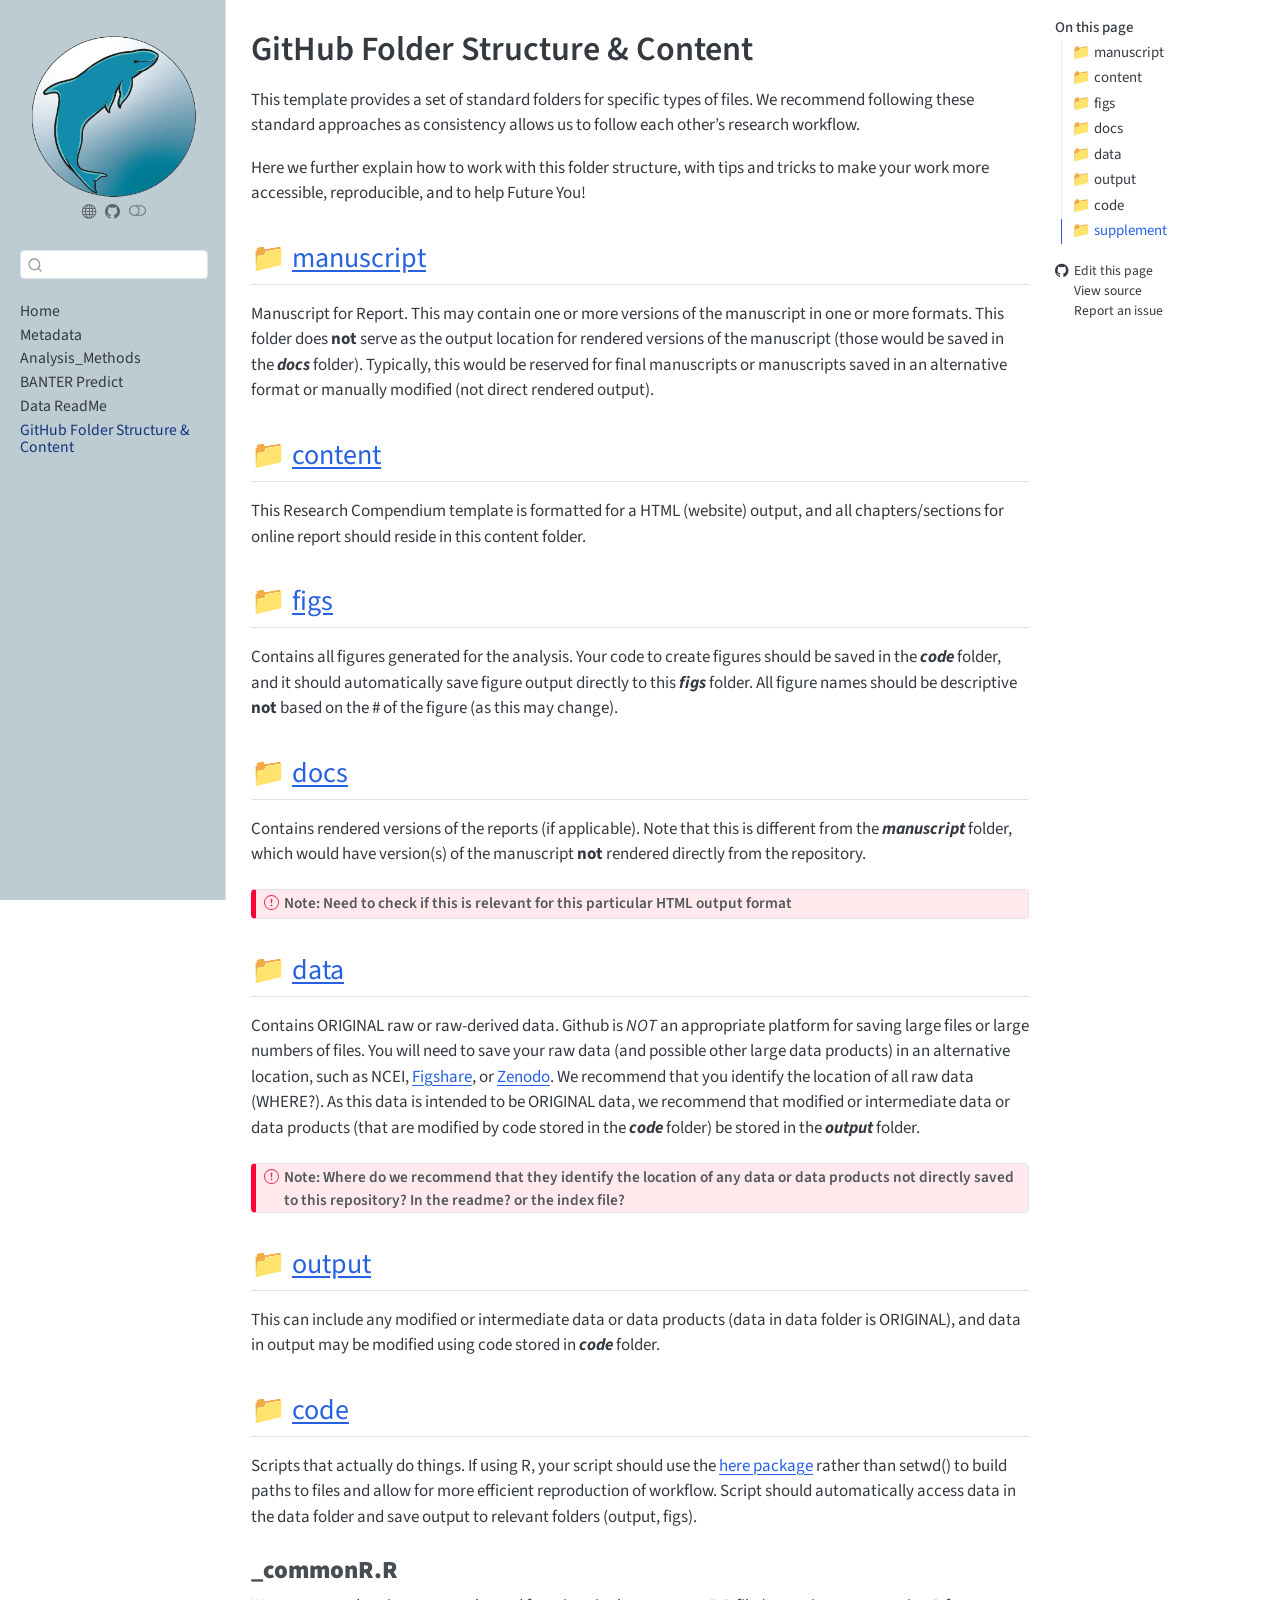
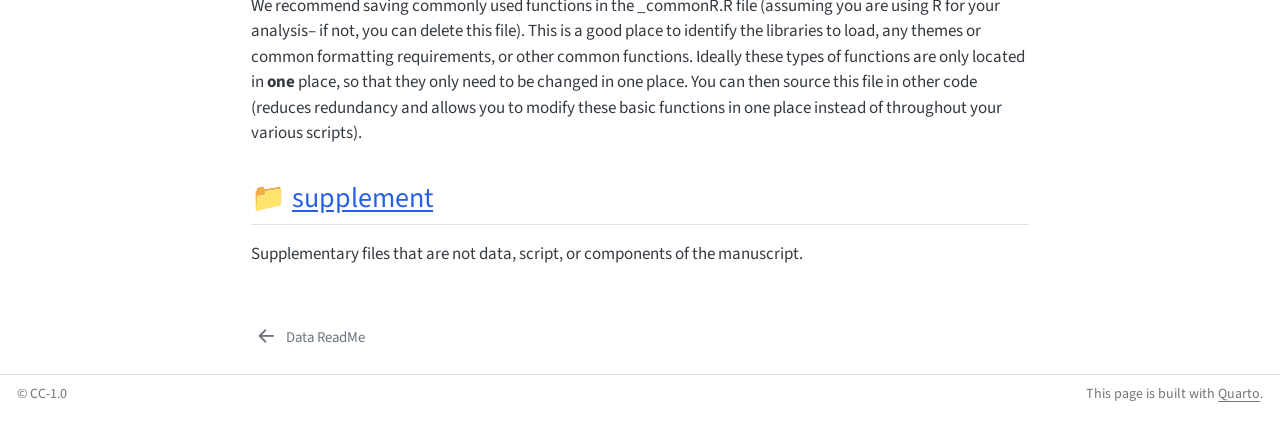
<file: content/folderStructure.html>
<!DOCTYPE html>
<html xmlns="http://www.w3.org/1999/xhtml" lang="en" xml:lang="en"><head>

<meta charset="utf-8">
<meta name="generator" content="quarto-1.9.37">

<meta name="viewport" content="width=device-width, initial-scale=1.0, user-scalable=yes">


<title>GitHub Folder Structure &amp; Content – CRP_PC_TowedArray</title>
<style>
/* Default styles provided by pandoc.
** See https://pandoc.org/MANUAL.html#variables-for-html for config info.
*/
code{white-space: pre-wrap;}
span.smallcaps{font-variant: small-caps;}
div.columns{display: flex; gap: min(4vw, 1.5em);}
div.column{flex: auto; overflow-x: auto;}
div.hanging-indent{margin-left: 1.5em; text-indent: -1.5em;}
ul.task-list{list-style: none;}
ul.task-list li input[type="checkbox"] {
  width: 0.8em;
  margin: 0 0.8em 0.2em -1em; /* quarto-specific, see https://github.com/quarto-dev/quarto-cli/issues/4556 */ 
  vertical-align: middle;
}
</style>


<script src="../site_libs/quarto-nav/quarto-nav.js"></script>
<script src="../site_libs/clipboard/clipboard.min.js"></script>
<script src="../site_libs/quarto-search/autocomplete.umd.js"></script>
<script src="../site_libs/quarto-search/fuse.min.js"></script>
<script src="../site_libs/quarto-search/quarto-search.js"></script>
<meta name="quarto:offset" content="../">
<link href="../content/Data_ReadMe.html" rel="prev">
<link href="../images/favicon.ico" rel="icon">
<script src="../site_libs/quarto-html/quarto.js" type="module"></script>
<script src="../site_libs/quarto-html/tabsets/tabsets.js" type="module"></script>
<script src="../site_libs/quarto-html/popper.min.js"></script>
<script src="../site_libs/quarto-html/tippy.umd.min.js"></script>
<script src="../site_libs/quarto-html/anchor.min.js"></script>
<link href="../site_libs/quarto-html/tippy.css" rel="stylesheet">
<link href="../site_libs/quarto-html/quarto-syntax-highlighting-7f8f88aac4f3542376d5c11b86a4c14d.css" rel="stylesheet" class="quarto-color-scheme" id="quarto-text-highlighting-styles">
<link href="../site_libs/quarto-html/quarto-syntax-highlighting-dark-d0ae9245876894da5ac7e18953ecc5cc.css" rel="stylesheet" class="quarto-color-scheme quarto-color-alternate" id="quarto-text-highlighting-styles">
<link href="../site_libs/quarto-html/quarto-syntax-highlighting-7f8f88aac4f3542376d5c11b86a4c14d.css" rel="stylesheet" class="quarto-color-scheme-extra" id="quarto-text-highlighting-styles">
<script src="../site_libs/bootstrap/bootstrap.min.js"></script>
<link href="../site_libs/bootstrap/bootstrap-icons.css" rel="stylesheet">
<link href="../site_libs/bootstrap/bootstrap-13a39906b7e8b72b93fd7d879d6913ac.min.css" rel="stylesheet" append-hash="true" class="quarto-color-scheme" id="quarto-bootstrap" data-mode="light">
<link href="../site_libs/bootstrap/bootstrap-dark-6f148fdfc5ec14e9f951eb17949292fc.min.css" rel="stylesheet" append-hash="true" class="quarto-color-scheme quarto-color-alternate" id="quarto-bootstrap" data-mode="dark">
<link href="../site_libs/bootstrap/bootstrap-13a39906b7e8b72b93fd7d879d6913ac.min.css" rel="stylesheet" append-hash="true" class="quarto-color-scheme-extra" id="quarto-bootstrap" data-mode="light">
<script id="quarto-search-options" type="application/json">{
  "location": "sidebar",
  "copy-button": false,
  "collapse-after": 3,
  "panel-placement": "start",
  "type": "textbox",
  "limit": 50,
  "keyboard-shortcut": [
    "f",
    "/",
    "s"
  ],
  "show-item-context": false,
  "language": {
    "search-no-results-text": "No results",
    "search-matching-documents-text": "matching documents",
    "search-copy-link-title": "Copy link to search",
    "search-hide-matches-text": "Hide additional matches",
    "search-more-match-text": "more match in this document",
    "search-more-matches-text": "more matches in this document",
    "search-clear-button-title": "Clear",
    "search-text-placeholder": "",
    "search-detached-cancel-button-title": "Cancel",
    "search-submit-button-title": "Submit",
    "search-label": "Search"
  }
}</script>


</head>

<body class="nav-sidebar docked quarto-light"><script id="quarto-html-before-body" type="application/javascript">
    const toggleBodyColorMode = (bsSheetEl) => {
      const mode = bsSheetEl.getAttribute("data-mode");
      const bodyEl = window.document.querySelector("body");
      if (mode === "dark") {
        bodyEl.classList.add("quarto-dark");
        bodyEl.classList.remove("quarto-light");
      } else {
        bodyEl.classList.add("quarto-light");
        bodyEl.classList.remove("quarto-dark");
      }
    }
    const toggleBodyColorPrimary = () => {
      const bsSheetEl = window.document.querySelector("link#quarto-bootstrap:not([rel=disabled-stylesheet])");
      if (bsSheetEl) {
        toggleBodyColorMode(bsSheetEl);
      }
    }
    const setColorSchemeToggle = (alternate) => {
      const toggles = window.document.querySelectorAll('.quarto-color-scheme-toggle');
      for (let i=0; i < toggles.length; i++) {
        const toggle = toggles[i];
        if (toggle) {
          if (alternate) {
            toggle.classList.add("alternate");
          } else {
            toggle.classList.remove("alternate");
          }
        }
      }
    };
    const toggleColorMode = (alternate) => {
      // Switch the stylesheets
      const primaryStylesheets = window.document.querySelectorAll('link.quarto-color-scheme:not(.quarto-color-alternate)');
      const alternateStylesheets = window.document.querySelectorAll('link.quarto-color-scheme.quarto-color-alternate');
      manageTransitions('#quarto-margin-sidebar .nav-link', false);
      if (alternate) {
        // note: dark is layered on light, we don't disable primary!
        enableStylesheet(alternateStylesheets);
        for (const sheetNode of alternateStylesheets) {
          if (sheetNode.id === "quarto-bootstrap") {
            toggleBodyColorMode(sheetNode);
          }
        }
      } else {
        disableStylesheet(alternateStylesheets);
        enableStylesheet(primaryStylesheets)
        toggleBodyColorPrimary();
      }
      manageTransitions('#quarto-margin-sidebar .nav-link', true);
      // Switch the toggles
      setColorSchemeToggle(alternate)
      // Hack to workaround the fact that safari doesn't
      // properly recolor the scrollbar when toggling (#1455)
      if (navigator.userAgent.indexOf('Safari') > 0 && navigator.userAgent.indexOf('Chrome') == -1) {
        manageTransitions("body", false);
        window.scrollTo(0, 1);
        setTimeout(() => {
          window.scrollTo(0, 0);
          manageTransitions("body", true);
        }, 40);
      }
    }
    const disableStylesheet = (stylesheets) => {
      for (let i=0; i < stylesheets.length; i++) {
        const stylesheet = stylesheets[i];
        stylesheet.rel = 'disabled-stylesheet';
      }
    }
    const enableStylesheet = (stylesheets) => {
      for (let i=0; i < stylesheets.length; i++) {
        const stylesheet = stylesheets[i];
        if(stylesheet.rel !== 'stylesheet') { // for Chrome, which will still FOUC without this check
          stylesheet.rel = 'stylesheet';
        }
      }
    }
    const manageTransitions = (selector, allowTransitions) => {
      const els = window.document.querySelectorAll(selector);
      for (let i=0; i < els.length; i++) {
        const el = els[i];
        if (allowTransitions) {
          el.classList.remove('notransition');
        } else {
          el.classList.add('notransition');
        }
      }
    }
    const isFileUrl = () => {
      return window.location.protocol === 'file:';
    }
    const hasAlternateSentinel = () => {
      let styleSentinel = getColorSchemeSentinel();
      if (styleSentinel !== null) {
        return styleSentinel === "alternate";
      } else {
        return false;
      }
    }
    const setStyleSentinel = (alternate) => {
      const value = alternate ? "alternate" : "default";
      if (!isFileUrl()) {
        window.localStorage.setItem("quarto-color-scheme", value);
      } else {
        localAlternateSentinel = value;
      }
    }
    const getColorSchemeSentinel = () => {
      if (!isFileUrl()) {
        const storageValue = window.localStorage.getItem("quarto-color-scheme");
        return storageValue != null ? storageValue : localAlternateSentinel;
      } else {
        return localAlternateSentinel;
      }
    }
    const toggleGiscusIfUsed = (isAlternate, darkModeDefault) => {
      const baseTheme = document.querySelector('#giscus-base-theme')?.value ?? 'light';
      const alternateTheme = document.querySelector('#giscus-alt-theme')?.value ?? 'dark';
      let newTheme = '';
      if(authorPrefersDark) {
        newTheme = isAlternate ? baseTheme : alternateTheme;
      } else {
        newTheme = isAlternate ? alternateTheme : baseTheme;
      }
      const changeGiscusTheme = () => {
        // From: https://github.com/giscus/giscus/issues/336
        const sendMessage = (message) => {
          const iframe = document.querySelector('iframe.giscus-frame');
          if (!iframe) return;
          iframe.contentWindow.postMessage({ giscus: message }, 'https://giscus.app');
        }
        sendMessage({
          setConfig: {
            theme: newTheme
          }
        });
      }
      const isGiscussLoaded = window.document.querySelector('iframe.giscus-frame') !== null;
      if (isGiscussLoaded) {
        changeGiscusTheme();
      }
    };
    const authorPrefersDark = false;
    const darkModeDefault = authorPrefersDark;
      document.querySelector('link#quarto-text-highlighting-styles.quarto-color-scheme-extra').rel = 'disabled-stylesheet';
      document.querySelector('link#quarto-bootstrap.quarto-color-scheme-extra').rel = 'disabled-stylesheet';
    let localAlternateSentinel = darkModeDefault ? 'alternate' : 'default';
    // Dark / light mode switch
    window.quartoToggleColorScheme = () => {
      // Read the current dark / light value
      let toAlternate = !hasAlternateSentinel();
      toggleColorMode(toAlternate);
      setStyleSentinel(toAlternate);
      toggleGiscusIfUsed(toAlternate, darkModeDefault);
      window.dispatchEvent(new Event('resize'));
    };
    // Switch to dark mode if need be
    if (hasAlternateSentinel()) {
      toggleColorMode(true);
    } else {
      toggleColorMode(false);
    }
  </script>

<div id="quarto-search-results"></div>
  <header id="quarto-header" class="headroom fixed-top">
  <nav class="quarto-secondary-nav">
    <div class="container-fluid d-flex">
      <button type="button" class="quarto-btn-toggle btn" data-bs-toggle="collapse" role="button" data-bs-target=".quarto-sidebar-collapse-item" aria-controls="quarto-sidebar" aria-expanded="false" aria-label="Toggle sidebar navigation" onclick="if (window.quartoToggleHeadroom) { window.quartoToggleHeadroom(); }">
        <i class="bi bi-layout-text-sidebar-reverse"></i>
      </button>
        <nav class="quarto-page-breadcrumbs" aria-label="breadcrumb"><ol class="breadcrumb"><li class="breadcrumb-item"><a href="../content/folderStructure.html">GitHub Folder Structure &amp; Content</a></li></ol></nav>
        <a class="flex-grow-1" role="navigation" data-bs-toggle="collapse" data-bs-target=".quarto-sidebar-collapse-item" aria-controls="quarto-sidebar" aria-expanded="false" aria-label="Toggle sidebar navigation" onclick="if (window.quartoToggleHeadroom) { window.quartoToggleHeadroom(); }">      
        </a>
      <button type="button" class="btn quarto-search-button" aria-label="Search" onclick="window.quartoOpenSearch();">
        <i class="bi bi-search"></i>
      </button>
    </div>
  </nav>
</header>
<!-- content -->
<div id="quarto-content" class="quarto-container page-columns page-rows-contents page-layout-article">
<!-- sidebar -->
  <nav id="quarto-sidebar" class="sidebar collapse collapse-horizontal quarto-sidebar-collapse-item sidebar-navigation docked overflow-auto">
    <div class="pt-lg-2 mt-2 text-center sidebar-header">
      <a href="../index.html" class="sidebar-logo-link">
      <img src="../images/FKW_OnlyWRing.png" alt="" class="sidebar-logo light-content py-0 d-lg-inline d-none">
      <img src="../images/FKW_OnlyWRing.png" alt="" class="sidebar-logo dark-content py-0 d-lg-inline d-none">
      </a>
      <div class="sidebar-tools-main tools-wide">
    <a href="https://www.fisheries.noaa.gov/pacific-islands/population-assessments/passive-acoustics-pacific-islands" title="NOAA Fisheries PIFSC - Passive Acoustic Monitoring" class="quarto-navigation-tool px-1" aria-label="NOAA Fisheries PIFSC - Passive Acoustic Monitoring" target="_blank"><i class="bi bi-globe"></i></a>
    <a href="https://github.com/SAEL-SWFSC/PAM_template_ResearchCompendium" title="NMFS PAM SI Research Compendium Template" class="quarto-navigation-tool px-1" aria-label="NMFS PAM SI Research Compendium Template" target="_blank"><i class="bi bi-github"></i></a>
  <a href="" class="quarto-color-scheme-toggle quarto-navigation-tool  px-1" onclick="window.quartoToggleColorScheme(); return false;" title="Toggle dark mode"><i class="bi"></i></a>
</div>
      </div>
        <div class="mt-2 flex-shrink-0 align-items-center">
        <div class="sidebar-search">
        <div id="quarto-search" class="" title="Search"></div>
        </div>
        </div>
    <div class="sidebar-menu-container"> 
    <ul class="list-unstyled mt-1">
        <li class="sidebar-item">
  <div class="sidebar-item-container"> 
  <a href="../index.html" class="sidebar-item-text sidebar-link">
 <span class="menu-text">Home</span></a>
  </div>
</li>
        <li class="sidebar-item">
  <div class="sidebar-item-container"> 
  <a href="../content/Metadata.html" class="sidebar-item-text sidebar-link">
 <span class="menu-text">Metadata</span></a>
  </div>
</li>
        <li class="sidebar-item">
  <div class="sidebar-item-container"> 
  <a href="../content/Analysis_Methods.html" class="sidebar-item-text sidebar-link">
 <span class="menu-text">Analysis_Methods</span></a>
  </div>
</li>
        <li class="sidebar-item">
  <div class="sidebar-item-container"> 
  <a href="../content/BANTER_Predict.html" class="sidebar-item-text sidebar-link">
 <span class="menu-text">BANTER Predict</span></a>
  </div>
</li>
        <li class="sidebar-item">
  <div class="sidebar-item-container"> 
  <a href="../content/Data_ReadMe.html" class="sidebar-item-text sidebar-link">
 <span class="menu-text">Data ReadMe</span></a>
  </div>
</li>
        <li class="sidebar-item">
  <div class="sidebar-item-container"> 
  <a href="../content/folderStructure.html" class="sidebar-item-text sidebar-link active">
 <span class="menu-text">GitHub Folder Structure &amp; Content</span></a>
  </div>
</li>
    </ul>
    </div>
</nav>
<div id="quarto-sidebar-glass" class="quarto-sidebar-collapse-item" data-bs-toggle="collapse" data-bs-target=".quarto-sidebar-collapse-item"></div>
<!-- margin-sidebar -->
    <div id="quarto-margin-sidebar" class="sidebar margin-sidebar">
        <nav id="TOC" role="doc-toc" class="toc-active">
    <h2 id="toc-title">On this page</h2>
   
  <ul>
  <li><a href="#manuscript" id="toc-manuscript" class="nav-link active" data-scroll-target="#manuscript">📁 manuscript</a></li>
  <li><a href="#content" id="toc-content" class="nav-link" data-scroll-target="#content">📁 content</a></li>
  <li><a href="#figs" id="toc-figs" class="nav-link" data-scroll-target="#figs">📁 figs</a></li>
  <li><a href="#docs" id="toc-docs" class="nav-link" data-scroll-target="#docs">📁 docs</a></li>
  <li><a href="#data" id="toc-data" class="nav-link" data-scroll-target="#data">📁 data</a></li>
  <li><a href="#output" id="toc-output" class="nav-link" data-scroll-target="#output">📁 output</a></li>
  <li><a href="#code" id="toc-code" class="nav-link" data-scroll-target="#code">📁 code</a>
  <ul class="collapse">
  <li><a href="#commonr.r" id="toc-commonr.r" class="nav-link" data-scroll-target="#commonr.r"><strong>_commonR.R</strong></a></li>
  </ul></li>
  <li><a href="#supplement" id="toc-supplement" class="nav-link" data-scroll-target="#supplement">📁 supplement</a></li>
  </ul>
<div class="toc-actions"><ul><li><a href="https://github.com/noaa-pifsc/CRP_PC_TowedArray/edit/main/content/folderStructure.qmd" class="toc-action"><i class="bi bi-github"></i>Edit this page</a></li><li><a href="https://github.com/noaa-pifsc/CRP_PC_TowedArray/blob/main/content/folderStructure.qmd" class="toc-action"><i class="bi empty"></i>View source</a></li><li><a href="https://github.com/noaa-pifsc/CRP_PC_TowedArray/issues/new" class="toc-action"><i class="bi empty"></i>Report an issue</a></li></ul></div></nav>
    </div>
<!-- main -->
<main class="content" id="quarto-document-content">


<header id="title-block-header" class="quarto-title-block default">
<div class="quarto-title">
<h1 class="title">GitHub Folder Structure &amp; Content</h1>
</div>



<div class="quarto-title-meta">

    
  
    
  </div>
  


</header>


<p>This template provides a set of standard folders for specific types of files. We recommend following these standard approaches as consistency allows us to follow each other’s research workflow.</p>
<p>Here we further explain how to work with this folder structure, with tips and tricks to make your work more accessible, reproducible, and to help Future You!</p>
<section id="manuscript" class="level2">
<h2 class="anchored" data-anchor-id="manuscript">📁 <a href="https://github.com/noaa-pifsc/CRP_PC_TowedArray/tree/main/manuscript">manuscript</a></h2>
<p>Manuscript for Report. This may contain one or more versions of the manuscript in one or more formats. This folder does <strong>not</strong> serve as the output location for rendered versions of the manuscript (those would be saved in the <strong><em>docs</em></strong> folder). Typically, this would be reserved for final manuscripts or manuscripts saved in an alternative format or manually modified (not direct rendered output).</p>
</section>
<section id="content" class="level2">
<h2 class="anchored" data-anchor-id="content">📁 <a href="https://github.com/noaa-pifsc/CRP_PC_TowedArray/tree/main/content">content</a></h2>
<p>This Research Compendium template is formatted for a HTML (website) output, and all chapters/sections for online report should reside in this content folder.</p>
</section>
<section id="figs" class="level2">
<h2 class="anchored" data-anchor-id="figs">📁 <a href="https://github.com/noaa-pifsc/CRP_PC_TowedArray/tree/main/figs">figs</a></h2>
<p>Contains all figures generated for the analysis. Your code to create figures should be saved in the <strong><em>code</em></strong> folder, and it should automatically save figure output directly to this <strong><em>figs</em></strong> folder. All figure names should be descriptive <strong>not</strong> based on the # of the figure (as this may change).</p>
</section>
<section id="docs" class="level2">
<h2 class="anchored" data-anchor-id="docs">📁 <a href="https://github.com/noaa-pifsc/CRP_PC_TowedArray/tree/main/docs">docs</a></h2>
<p>Contains rendered versions of the reports (if applicable). Note that this is different from the <strong><em>manuscript</em></strong> folder, which would have version(s) of the manuscript <strong>not</strong> rendered directly from the repository.</p>
<div class="callout callout-style-default callout-important callout-empty-content callout-titled">
<div class="callout-header d-flex align-content-center">
<div class="callout-icon-container">
<i class="callout-icon"></i>
</div>
<div class="callout-title-container flex-fill">
<span class="screen-reader-only">Important</span>Note: Need to check if this is relevant for this particular HTML output format
</div>
</div>
<div class="callout-body-container callout-body">

</div>
</div>
</section>
<section id="data" class="level2">
<h2 class="anchored" data-anchor-id="data">📁 <a href="https://github.com/noaa-pifsc/CRP_PC_TowedArray/tree/main/data">data</a></h2>
<p>Contains ORIGINAL raw or raw-derived data. Github is <em>NOT</em> an appropriate platform for saving large files or large numbers of files. You will need to save your raw data (and possible other large data products) in an alternative location, such as NCEI, <a href="https://figshare.com/">Figshare</a>, or <a href="https://zenodo.org/">Zenodo</a>. We recommend that you identify the location of all raw data (WHERE?). As this data is intended to be ORIGINAL data, we recommend that modified or intermediate data or data products (that are modified by code stored in the <strong><em>code</em></strong> folder) be stored in the <strong><em>output</em></strong> folder.</p>
<div class="callout callout-style-default callout-important callout-empty-content callout-titled">
<div class="callout-header d-flex align-content-center">
<div class="callout-icon-container">
<i class="callout-icon"></i>
</div>
<div class="callout-title-container flex-fill">
<span class="screen-reader-only">Important</span>Note: Where do we recommend that they identify the location of any data or data products not directly saved to this repository? In the readme? or the index file?
</div>
</div>
<div class="callout-body-container callout-body">

</div>
</div>
</section>
<section id="output" class="level2">
<h2 class="anchored" data-anchor-id="output">📁 <a href="https://github.com/noaa-pifsc/CRP_PC_TowedArray/tree/main/output">output</a></h2>
<p>This can include any modified or intermediate data or data products (data in data folder is ORIGINAL), and data in output may be modified using code stored in <strong><em>code</em></strong> folder.</p>
</section>
<section id="code" class="level2">
<h2 class="anchored" data-anchor-id="code">📁 <a href="https://github.com/noaa-pifsc/CRP_PC_TowedArray/tree/main/code">code</a></h2>
<p>Scripts that actually do things. If using R, your script should use the <a href="https://here.r-lib.org/">here package</a> rather than setwd() to build paths to files and allow for more efficient reproduction of workflow. Script should automatically access data in the data folder and save output to relevant folders (output, figs).</p>
<section id="commonr.r" class="level3">
<h3 class="anchored" data-anchor-id="commonr.r"><strong>_commonR.R</strong></h3>
<p>We recommend saving commonly used functions in the _commonR.R file (assuming you are using R for your analysis– if not, you can delete this file). This is a good place to identify the libraries to load, any themes or common formatting requirements, or other common functions. Ideally these types of functions are only located in <strong>one</strong> place, so that they only need to be changed in one place. You can then source this file in other code (reduces redundancy and allows you to modify these basic functions in one place instead of throughout your various scripts).</p>
</section>
</section>
<section id="supplement" class="level2">
<h2 class="anchored" data-anchor-id="supplement">📁 <a href="https://github.com/noaa-pifsc/CRP_PC_TowedArray/tree/main/supplement">supplement</a></h2>
<p>Supplementary files that are not data, script, or components of the manuscript.</p>


</section>

</main> <!-- /main -->
<script id="quarto-html-after-body" type="application/javascript">
  window.document.addEventListener("DOMContentLoaded", function (event) {
    // Ensure there is a toggle, if there isn't float one in the top right
    if (window.document.querySelector('.quarto-color-scheme-toggle') === null) {
      const a = window.document.createElement('a');
      a.classList.add('top-right');
      a.classList.add('quarto-color-scheme-toggle');
      a.href = "";
      a.onclick = function() { try { window.quartoToggleColorScheme(); } catch {} return false; };
      const i = window.document.createElement("i");
      i.classList.add('bi');
      a.appendChild(i);
      window.document.body.appendChild(a);
    }
    setColorSchemeToggle(hasAlternateSentinel())
    const icon = "";
    const anchorJS = new window.AnchorJS();
    anchorJS.options = {
      placement: 'right',
      icon: icon
    };
    anchorJS.add('.anchored');
    const isCodeAnnotation = (el) => {
      for (const clz of el.classList) {
        if (clz.startsWith('code-annotation-')) {                     
          return true;
        }
      }
      return false;
    }
    const onCopySuccess = function(e) {
      // button target
      const button = e.trigger;
      // don't keep focus
      button.blur();
      // flash "checked"
      button.classList.add('code-copy-button-checked');
      var currentTitle = button.getAttribute("title");
      button.setAttribute("title", "Copied!");
      let tooltip;
      if (window.bootstrap) {
        button.setAttribute("data-bs-toggle", "tooltip");
        button.setAttribute("data-bs-placement", "left");
        button.setAttribute("data-bs-title", "Copied!");
        tooltip = new bootstrap.Tooltip(button, 
          { trigger: "manual", 
            customClass: "code-copy-button-tooltip",
            offset: [0, -8]});
        tooltip.show();    
      }
      setTimeout(function() {
        if (tooltip) {
          tooltip.hide();
          button.removeAttribute("data-bs-title");
          button.removeAttribute("data-bs-toggle");
          button.removeAttribute("data-bs-placement");
        }
        button.setAttribute("title", currentTitle);
        button.classList.remove('code-copy-button-checked');
      }, 1000);
      // clear code selection
      e.clearSelection();
    }
    const getTextToCopy = function(trigger) {
      const outerScaffold = trigger.parentElement.cloneNode(true);
      const codeEl = outerScaffold.querySelector('code');
      for (const childEl of codeEl.children) {
        if (isCodeAnnotation(childEl)) {
          childEl.remove();
        }
      }
      return codeEl.innerText;
    }
    const clipboard = new window.ClipboardJS('.code-copy-button:not([data-in-quarto-modal])', {
      text: getTextToCopy
    });
    clipboard.on('success', onCopySuccess);
    if (window.document.getElementById('quarto-embedded-source-code-modal')) {
      const clipboardModal = new window.ClipboardJS('.code-copy-button[data-in-quarto-modal]', {
        text: getTextToCopy,
        container: window.document.getElementById('quarto-embedded-source-code-modal')
      });
      clipboardModal.on('success', onCopySuccess);
    }
      var localhostRegex = new RegExp(/^(?:http|https):\/\/localhost\:?[0-9]*\//);
      var mailtoRegex = new RegExp(/^mailto:/);
        var filterRegex = new RegExp("https:\/\/scaling-robot-wgqml1r\.pages\.github\.io\/");
      var isInternal = (href) => {
          return filterRegex.test(href) || localhostRegex.test(href) || mailtoRegex.test(href);
      }
      // Inspect non-navigation links and adorn them if external
     var links = window.document.querySelectorAll('a[href]:not(.nav-link):not(.navbar-brand):not(.toc-action):not(.sidebar-link):not(.sidebar-item-toggle):not(.pagination-link):not(.no-external):not([aria-hidden]):not(.dropdown-item):not(.quarto-navigation-tool):not(.about-link)');
      for (var i=0; i<links.length; i++) {
        const link = links[i];
        if (!isInternal(link.href)) {
          // undo the damage that might have been done by quarto-nav.js in the case of
          // links that we want to consider external
          if (link.dataset.originalHref !== undefined) {
            link.href = link.dataset.originalHref;
          }
        }
      }
    function tippyHover(el, contentFn, onTriggerFn, onUntriggerFn) {
      const config = {
        allowHTML: true,
        maxWidth: 500,
        delay: 100,
        arrow: false,
        appendTo: function(el) {
            return el.parentElement;
        },
        interactive: true,
        interactiveBorder: 10,
        theme: 'quarto',
        placement: 'bottom-start',
      };
      if (contentFn) {
        config.content = contentFn;
      }
      if (onTriggerFn) {
        config.onTrigger = onTriggerFn;
      }
      if (onUntriggerFn) {
        config.onUntrigger = onUntriggerFn;
      }
      window.tippy(el, config); 
    }
    const noterefs = window.document.querySelectorAll('a[role="doc-noteref"]');
    for (var i=0; i<noterefs.length; i++) {
      const ref = noterefs[i];
      tippyHover(ref, function() {
        // use id or data attribute instead here
        let href = ref.getAttribute('data-footnote-href') || ref.getAttribute('href');
        try { href = new URL(href).hash; } catch {}
        const id = href.replace(/^#\/?/, "");
        const note = window.document.getElementById(id);
        if (note) {
          return note.innerHTML;
        } else {
          return "";
        }
      });
    }
    const xrefs = window.document.querySelectorAll('a.quarto-xref');
    const processXRef = (id, note) => {
      // Strip column container classes
      const stripColumnClz = (el) => {
        el.classList.remove("page-full", "page-columns");
        if (el.children) {
          for (const child of el.children) {
            stripColumnClz(child);
          }
        }
      }
      stripColumnClz(note)
      if (id === null || id.startsWith('sec-')) {
        // Special case sections, only their first couple elements
        const container = document.createElement("div");
        if (note.children && note.children.length > 2) {
          container.appendChild(note.children[0].cloneNode(true));
          for (let i = 1; i < note.children.length; i++) {
            const child = note.children[i];
            if (child.tagName === "P" && child.innerText === "") {
              continue;
            } else {
              container.appendChild(child.cloneNode(true));
              break;
            }
          }
          if (window.Quarto?.typesetMath) {
            window.Quarto.typesetMath(container);
          }
          return container.innerHTML
        } else {
          if (window.Quarto?.typesetMath) {
            window.Quarto.typesetMath(note);
          }
          return note.innerHTML;
        }
      } else {
        // Remove any anchor links if they are present
        const anchorLink = note.querySelector('a.anchorjs-link');
        if (anchorLink) {
          anchorLink.remove();
        }
        if (window.Quarto?.typesetMath) {
          window.Quarto.typesetMath(note);
        }
        if (note.classList.contains("callout")) {
          return note.outerHTML;
        } else {
          return note.innerHTML;
        }
      }
    }
    for (var i=0; i<xrefs.length; i++) {
      const xref = xrefs[i];
      tippyHover(xref, undefined, function(instance) {
        instance.disable();
        let url = xref.getAttribute('href');
        let hash = undefined; 
        if (url.startsWith('#')) {
          hash = url;
        } else {
          try { hash = new URL(url).hash; } catch {}
        }
        if (hash) {
          const id = hash.replace(/^#\/?/, "");
          const note = window.document.getElementById(id);
          if (note !== null) {
            try {
              const html = processXRef(id, note.cloneNode(true));
              instance.setContent(html);
            } finally {
              instance.enable();
              instance.show();
            }
          } else {
            // See if we can fetch this
            fetch(url.split('#')[0])
            .then(res => res.text())
            .then(html => {
              const parser = new DOMParser();
              const htmlDoc = parser.parseFromString(html, "text/html");
              const note = htmlDoc.getElementById(id);
              if (note !== null) {
                const html = processXRef(id, note);
                instance.setContent(html);
              } 
            }).finally(() => {
              instance.enable();
              instance.show();
            });
          }
        } else {
          // See if we can fetch a full url (with no hash to target)
          // This is a special case and we should probably do some content thinning / targeting
          fetch(url)
          .then(res => res.text())
          .then(html => {
            const parser = new DOMParser();
            const htmlDoc = parser.parseFromString(html, "text/html");
            const note = htmlDoc.querySelector('main.content');
            if (note !== null) {
              // This should only happen for chapter cross references
              // (since there is no id in the URL)
              // remove the first header
              if (note.children.length > 0 && note.children[0].tagName === "HEADER") {
                note.children[0].remove();
              }
              const html = processXRef(null, note);
              instance.setContent(html);
            } 
          }).finally(() => {
            instance.enable();
            instance.show();
          });
        }
      }, function(instance) {
      });
    }
        let selectedAnnoteEl;
        const selectorForAnnotation = ( cell, annotation) => {
          let cellAttr = 'data-code-cell="' + cell + '"';
          let lineAttr = 'data-code-annotation="' +  annotation + '"';
          const selector = 'span[' + cellAttr + '][' + lineAttr + ']';
          return selector;
        }
        const selectCodeLines = (annoteEl) => {
          const doc = window.document;
          const targetCell = annoteEl.getAttribute("data-target-cell");
          const targetAnnotation = annoteEl.getAttribute("data-target-annotation");
          const annoteSpan = window.document.querySelector(selectorForAnnotation(targetCell, targetAnnotation));
          const lines = annoteSpan.getAttribute("data-code-lines").split(",");
          const lineIds = lines.map((line) => {
            return targetCell + "-" + line;
          })
          let top = null;
          let height = null;
          let parent = null;
          if (lineIds.length > 0) {
              //compute the position of the single el (top and bottom and make a div)
              const el = window.document.getElementById(lineIds[0]);
              top = el.offsetTop;
              height = el.offsetHeight;
              parent = el.parentElement.parentElement;
            if (lineIds.length > 1) {
              const lastEl = window.document.getElementById(lineIds[lineIds.length - 1]);
              const bottom = lastEl.offsetTop + lastEl.offsetHeight;
              height = bottom - top;
            }
            if (top !== null && height !== null && parent !== null) {
              // cook up a div (if necessary) and position it 
              let div = window.document.getElementById("code-annotation-line-highlight");
              if (div === null) {
                div = window.document.createElement("div");
                div.setAttribute("id", "code-annotation-line-highlight");
                div.style.position = 'absolute';
                parent.appendChild(div);
              }
              div.style.top = top - 2 + "px";
              div.style.height = height + 4 + "px";
              div.style.left = 0;
              let gutterDiv = window.document.getElementById("code-annotation-line-highlight-gutter");
              if (gutterDiv === null) {
                gutterDiv = window.document.createElement("div");
                gutterDiv.setAttribute("id", "code-annotation-line-highlight-gutter");
                gutterDiv.style.position = 'absolute';
                const codeCell = window.document.getElementById(targetCell);
                const gutter = codeCell.querySelector('.code-annotation-gutter');
                gutter.appendChild(gutterDiv);
              }
              gutterDiv.style.top = top - 2 + "px";
              gutterDiv.style.height = height + 4 + "px";
            }
            selectedAnnoteEl = annoteEl;
          }
        };
        const unselectCodeLines = () => {
          const elementsIds = ["code-annotation-line-highlight", "code-annotation-line-highlight-gutter"];
          elementsIds.forEach((elId) => {
            const div = window.document.getElementById(elId);
            if (div) {
              div.remove();
            }
          });
          selectedAnnoteEl = undefined;
        };
          // Handle positioning of the toggle
      window.addEventListener(
        "resize",
        throttle(() => {
          elRect = undefined;
          if (selectedAnnoteEl) {
            selectCodeLines(selectedAnnoteEl);
          }
        }, 10)
      );
      function throttle(fn, ms) {
      let throttle = false;
      let timer;
        return (...args) => {
          if(!throttle) { // first call gets through
              fn.apply(this, args);
              throttle = true;
          } else { // all the others get throttled
              if(timer) clearTimeout(timer); // cancel #2
              timer = setTimeout(() => {
                fn.apply(this, args);
                timer = throttle = false;
              }, ms);
          }
        };
      }
        // Attach click handler to the DT
        const annoteDls = window.document.querySelectorAll('dt[data-target-cell]');
        for (const annoteDlNode of annoteDls) {
          annoteDlNode.addEventListener('click', (event) => {
            const clickedEl = event.target;
            if (clickedEl !== selectedAnnoteEl) {
              unselectCodeLines();
              const activeEl = window.document.querySelector('dt[data-target-cell].code-annotation-active');
              if (activeEl) {
                activeEl.classList.remove('code-annotation-active');
              }
              selectCodeLines(clickedEl);
              clickedEl.classList.add('code-annotation-active');
            } else {
              // Unselect the line
              unselectCodeLines();
              clickedEl.classList.remove('code-annotation-active');
            }
          });
        }
    const findCites = (el) => {
      const parentEl = el.parentElement;
      if (parentEl) {
        const cites = parentEl.dataset.cites;
        if (cites) {
          return {
            el,
            cites: cites.split(' ')
          };
        } else {
          return findCites(el.parentElement)
        }
      } else {
        return undefined;
      }
    };
    var bibliorefs = window.document.querySelectorAll('a[role="doc-biblioref"]');
    for (var i=0; i<bibliorefs.length; i++) {
      const ref = bibliorefs[i];
      const citeInfo = findCites(ref);
      if (citeInfo) {
        tippyHover(citeInfo.el, function() {
          var popup = window.document.createElement('div');
          citeInfo.cites.forEach(function(cite) {
            var citeDiv = window.document.createElement('div');
            citeDiv.classList.add('hanging-indent');
            citeDiv.classList.add('csl-entry');
            var biblioDiv = window.document.getElementById('ref-' + cite);
            if (biblioDiv) {
              citeDiv.innerHTML = biblioDiv.innerHTML;
            }
            popup.appendChild(citeDiv);
          });
          return popup.innerHTML;
        });
      }
    }
  });
  </script>
<nav class="page-navigation">
  <div class="nav-page nav-page-previous">
      <a href="../content/Data_ReadMe.html" class="pagination-link" aria-label="Data ReadMe">
        <i class="bi bi-arrow-left-short"></i> <span class="nav-page-text">Data ReadMe</span>
      </a>          
  </div>
  <div class="nav-page nav-page-next">
  </div>
</nav>
</div> <!-- /content -->
<footer class="footer">
  <div class="nav-footer">
    <div class="nav-footer-left">
<p>© CC-1.0</p>
</div>   
    <div class="nav-footer-center">
      &nbsp;
    <div class="toc-actions d-sm-block d-md-none"><ul><li><a href="https://github.com/noaa-pifsc/CRP_PC_TowedArray/edit/main/content/folderStructure.qmd" class="toc-action"><i class="bi bi-github"></i>Edit this page</a></li><li><a href="https://github.com/noaa-pifsc/CRP_PC_TowedArray/blob/main/content/folderStructure.qmd" class="toc-action"><i class="bi empty"></i>View source</a></li><li><a href="https://github.com/noaa-pifsc/CRP_PC_TowedArray/issues/new" class="toc-action"><i class="bi empty"></i>Report an issue</a></li></ul></div></div>
    <div class="nav-footer-right">
<p>This page is built with <a href="https://quarto.org/">Quarto</a>.</p>
</div>
  </div>
</footer>




</body></html>
</file>
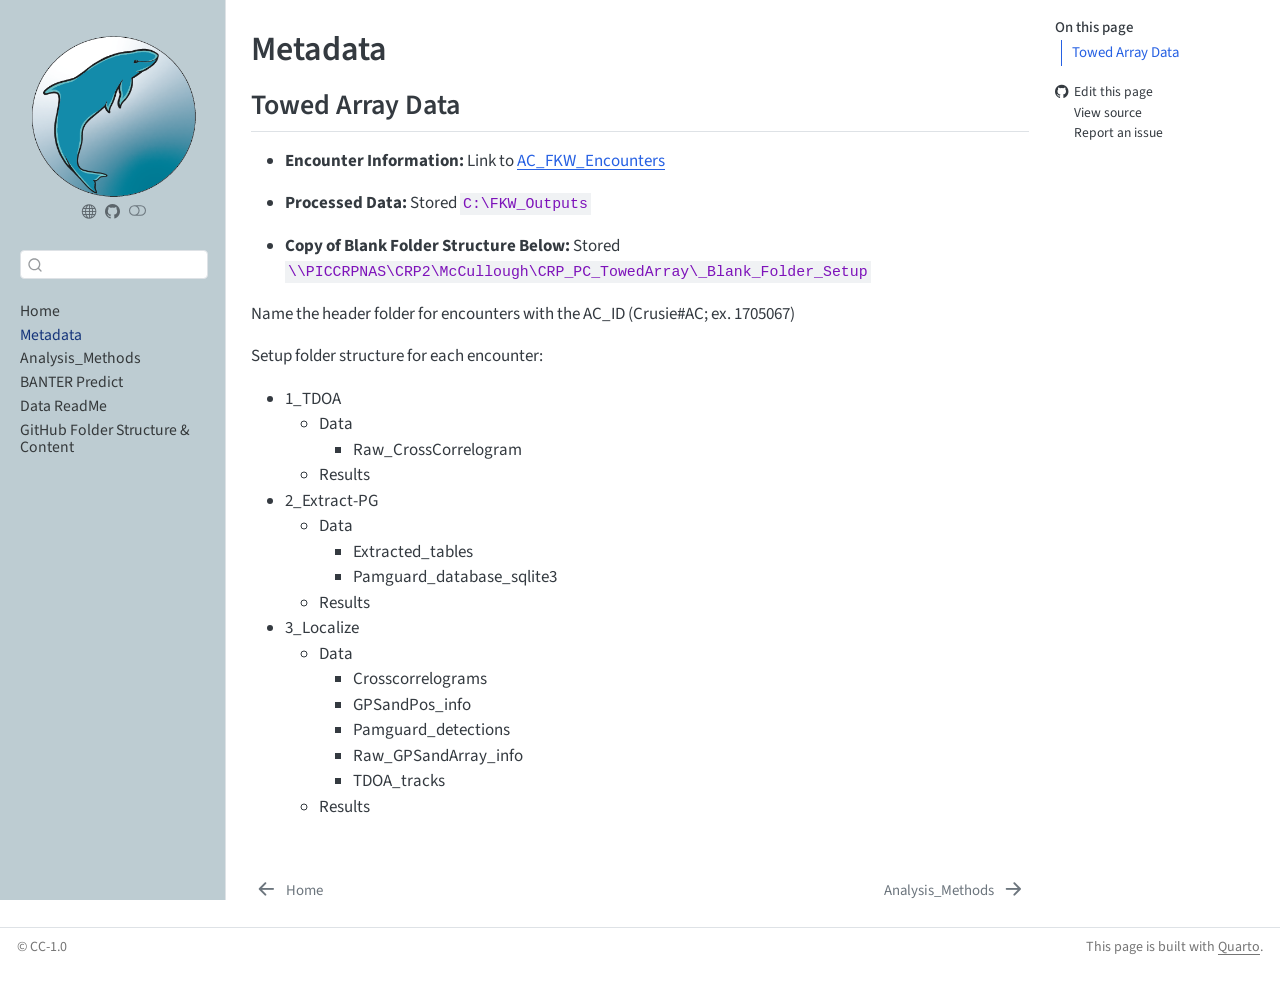
<file: content/Metadata.html>
<!DOCTYPE html>
<html xmlns="http://www.w3.org/1999/xhtml" lang="en" xml:lang="en"><head>

<meta charset="utf-8">
<meta name="generator" content="quarto-1.9.37">

<meta name="viewport" content="width=device-width, initial-scale=1.0, user-scalable=yes">


<title>Metadata – CRP_PC_TowedArray</title>
<style>
/* Default styles provided by pandoc.
** See https://pandoc.org/MANUAL.html#variables-for-html for config info.
*/
code{white-space: pre-wrap;}
span.smallcaps{font-variant: small-caps;}
div.columns{display: flex; gap: min(4vw, 1.5em);}
div.column{flex: auto; overflow-x: auto;}
div.hanging-indent{margin-left: 1.5em; text-indent: -1.5em;}
ul.task-list{list-style: none;}
ul.task-list li input[type="checkbox"] {
  width: 0.8em;
  margin: 0 0.8em 0.2em -1em; /* quarto-specific, see https://github.com/quarto-dev/quarto-cli/issues/4556 */ 
  vertical-align: middle;
}
</style>


<script src="../site_libs/quarto-nav/quarto-nav.js"></script>
<script src="../site_libs/clipboard/clipboard.min.js"></script>
<script src="../site_libs/quarto-search/autocomplete.umd.js"></script>
<script src="../site_libs/quarto-search/fuse.min.js"></script>
<script src="../site_libs/quarto-search/quarto-search.js"></script>
<meta name="quarto:offset" content="../">
<link href="../content/Analysis_Methods.html" rel="next">
<link href="../index.html" rel="prev">
<link href="../images/favicon.ico" rel="icon">
<script src="../site_libs/quarto-html/quarto.js" type="module"></script>
<script src="../site_libs/quarto-html/tabsets/tabsets.js" type="module"></script>
<script src="../site_libs/quarto-html/popper.min.js"></script>
<script src="../site_libs/quarto-html/tippy.umd.min.js"></script>
<script src="../site_libs/quarto-html/anchor.min.js"></script>
<link href="../site_libs/quarto-html/tippy.css" rel="stylesheet">
<link href="../site_libs/quarto-html/quarto-syntax-highlighting-7f8f88aac4f3542376d5c11b86a4c14d.css" rel="stylesheet" class="quarto-color-scheme" id="quarto-text-highlighting-styles">
<link href="../site_libs/quarto-html/quarto-syntax-highlighting-dark-d0ae9245876894da5ac7e18953ecc5cc.css" rel="stylesheet" class="quarto-color-scheme quarto-color-alternate" id="quarto-text-highlighting-styles">
<link href="../site_libs/quarto-html/quarto-syntax-highlighting-7f8f88aac4f3542376d5c11b86a4c14d.css" rel="stylesheet" class="quarto-color-scheme-extra" id="quarto-text-highlighting-styles">
<script src="../site_libs/bootstrap/bootstrap.min.js"></script>
<link href="../site_libs/bootstrap/bootstrap-icons.css" rel="stylesheet">
<link href="../site_libs/bootstrap/bootstrap-13a39906b7e8b72b93fd7d879d6913ac.min.css" rel="stylesheet" append-hash="true" class="quarto-color-scheme" id="quarto-bootstrap" data-mode="light">
<link href="../site_libs/bootstrap/bootstrap-dark-6f148fdfc5ec14e9f951eb17949292fc.min.css" rel="stylesheet" append-hash="true" class="quarto-color-scheme quarto-color-alternate" id="quarto-bootstrap" data-mode="dark">
<link href="../site_libs/bootstrap/bootstrap-13a39906b7e8b72b93fd7d879d6913ac.min.css" rel="stylesheet" append-hash="true" class="quarto-color-scheme-extra" id="quarto-bootstrap" data-mode="light">
<script id="quarto-search-options" type="application/json">{
  "location": "sidebar",
  "copy-button": false,
  "collapse-after": 3,
  "panel-placement": "start",
  "type": "textbox",
  "limit": 50,
  "keyboard-shortcut": [
    "f",
    "/",
    "s"
  ],
  "show-item-context": false,
  "language": {
    "search-no-results-text": "No results",
    "search-matching-documents-text": "matching documents",
    "search-copy-link-title": "Copy link to search",
    "search-hide-matches-text": "Hide additional matches",
    "search-more-match-text": "more match in this document",
    "search-more-matches-text": "more matches in this document",
    "search-clear-button-title": "Clear",
    "search-text-placeholder": "",
    "search-detached-cancel-button-title": "Cancel",
    "search-submit-button-title": "Submit",
    "search-label": "Search"
  }
}</script>


</head>

<body class="nav-sidebar docked quarto-light"><script id="quarto-html-before-body" type="application/javascript">
    const toggleBodyColorMode = (bsSheetEl) => {
      const mode = bsSheetEl.getAttribute("data-mode");
      const bodyEl = window.document.querySelector("body");
      if (mode === "dark") {
        bodyEl.classList.add("quarto-dark");
        bodyEl.classList.remove("quarto-light");
      } else {
        bodyEl.classList.add("quarto-light");
        bodyEl.classList.remove("quarto-dark");
      }
    }
    const toggleBodyColorPrimary = () => {
      const bsSheetEl = window.document.querySelector("link#quarto-bootstrap:not([rel=disabled-stylesheet])");
      if (bsSheetEl) {
        toggleBodyColorMode(bsSheetEl);
      }
    }
    const setColorSchemeToggle = (alternate) => {
      const toggles = window.document.querySelectorAll('.quarto-color-scheme-toggle');
      for (let i=0; i < toggles.length; i++) {
        const toggle = toggles[i];
        if (toggle) {
          if (alternate) {
            toggle.classList.add("alternate");
          } else {
            toggle.classList.remove("alternate");
          }
        }
      }
    };
    const toggleColorMode = (alternate) => {
      // Switch the stylesheets
      const primaryStylesheets = window.document.querySelectorAll('link.quarto-color-scheme:not(.quarto-color-alternate)');
      const alternateStylesheets = window.document.querySelectorAll('link.quarto-color-scheme.quarto-color-alternate');
      manageTransitions('#quarto-margin-sidebar .nav-link', false);
      if (alternate) {
        // note: dark is layered on light, we don't disable primary!
        enableStylesheet(alternateStylesheets);
        for (const sheetNode of alternateStylesheets) {
          if (sheetNode.id === "quarto-bootstrap") {
            toggleBodyColorMode(sheetNode);
          }
        }
      } else {
        disableStylesheet(alternateStylesheets);
        enableStylesheet(primaryStylesheets)
        toggleBodyColorPrimary();
      }
      manageTransitions('#quarto-margin-sidebar .nav-link', true);
      // Switch the toggles
      setColorSchemeToggle(alternate)
      // Hack to workaround the fact that safari doesn't
      // properly recolor the scrollbar when toggling (#1455)
      if (navigator.userAgent.indexOf('Safari') > 0 && navigator.userAgent.indexOf('Chrome') == -1) {
        manageTransitions("body", false);
        window.scrollTo(0, 1);
        setTimeout(() => {
          window.scrollTo(0, 0);
          manageTransitions("body", true);
        }, 40);
      }
    }
    const disableStylesheet = (stylesheets) => {
      for (let i=0; i < stylesheets.length; i++) {
        const stylesheet = stylesheets[i];
        stylesheet.rel = 'disabled-stylesheet';
      }
    }
    const enableStylesheet = (stylesheets) => {
      for (let i=0; i < stylesheets.length; i++) {
        const stylesheet = stylesheets[i];
        if(stylesheet.rel !== 'stylesheet') { // for Chrome, which will still FOUC without this check
          stylesheet.rel = 'stylesheet';
        }
      }
    }
    const manageTransitions = (selector, allowTransitions) => {
      const els = window.document.querySelectorAll(selector);
      for (let i=0; i < els.length; i++) {
        const el = els[i];
        if (allowTransitions) {
          el.classList.remove('notransition');
        } else {
          el.classList.add('notransition');
        }
      }
    }
    const isFileUrl = () => {
      return window.location.protocol === 'file:';
    }
    const hasAlternateSentinel = () => {
      let styleSentinel = getColorSchemeSentinel();
      if (styleSentinel !== null) {
        return styleSentinel === "alternate";
      } else {
        return false;
      }
    }
    const setStyleSentinel = (alternate) => {
      const value = alternate ? "alternate" : "default";
      if (!isFileUrl()) {
        window.localStorage.setItem("quarto-color-scheme", value);
      } else {
        localAlternateSentinel = value;
      }
    }
    const getColorSchemeSentinel = () => {
      if (!isFileUrl()) {
        const storageValue = window.localStorage.getItem("quarto-color-scheme");
        return storageValue != null ? storageValue : localAlternateSentinel;
      } else {
        return localAlternateSentinel;
      }
    }
    const toggleGiscusIfUsed = (isAlternate, darkModeDefault) => {
      const baseTheme = document.querySelector('#giscus-base-theme')?.value ?? 'light';
      const alternateTheme = document.querySelector('#giscus-alt-theme')?.value ?? 'dark';
      let newTheme = '';
      if(authorPrefersDark) {
        newTheme = isAlternate ? baseTheme : alternateTheme;
      } else {
        newTheme = isAlternate ? alternateTheme : baseTheme;
      }
      const changeGiscusTheme = () => {
        // From: https://github.com/giscus/giscus/issues/336
        const sendMessage = (message) => {
          const iframe = document.querySelector('iframe.giscus-frame');
          if (!iframe) return;
          iframe.contentWindow.postMessage({ giscus: message }, 'https://giscus.app');
        }
        sendMessage({
          setConfig: {
            theme: newTheme
          }
        });
      }
      const isGiscussLoaded = window.document.querySelector('iframe.giscus-frame') !== null;
      if (isGiscussLoaded) {
        changeGiscusTheme();
      }
    };
    const authorPrefersDark = false;
    const darkModeDefault = authorPrefersDark;
      document.querySelector('link#quarto-text-highlighting-styles.quarto-color-scheme-extra').rel = 'disabled-stylesheet';
      document.querySelector('link#quarto-bootstrap.quarto-color-scheme-extra').rel = 'disabled-stylesheet';
    let localAlternateSentinel = darkModeDefault ? 'alternate' : 'default';
    // Dark / light mode switch
    window.quartoToggleColorScheme = () => {
      // Read the current dark / light value
      let toAlternate = !hasAlternateSentinel();
      toggleColorMode(toAlternate);
      setStyleSentinel(toAlternate);
      toggleGiscusIfUsed(toAlternate, darkModeDefault);
      window.dispatchEvent(new Event('resize'));
    };
    // Switch to dark mode if need be
    if (hasAlternateSentinel()) {
      toggleColorMode(true);
    } else {
      toggleColorMode(false);
    }
  </script>

<div id="quarto-search-results"></div>
  <header id="quarto-header" class="headroom fixed-top">
  <nav class="quarto-secondary-nav">
    <div class="container-fluid d-flex">
      <button type="button" class="quarto-btn-toggle btn" data-bs-toggle="collapse" role="button" data-bs-target=".quarto-sidebar-collapse-item" aria-controls="quarto-sidebar" aria-expanded="false" aria-label="Toggle sidebar navigation" onclick="if (window.quartoToggleHeadroom) { window.quartoToggleHeadroom(); }">
        <i class="bi bi-layout-text-sidebar-reverse"></i>
      </button>
        <nav class="quarto-page-breadcrumbs" aria-label="breadcrumb"><ol class="breadcrumb"><li class="breadcrumb-item"><a href="../content/Metadata.html">Metadata</a></li></ol></nav>
        <a class="flex-grow-1" role="navigation" data-bs-toggle="collapse" data-bs-target=".quarto-sidebar-collapse-item" aria-controls="quarto-sidebar" aria-expanded="false" aria-label="Toggle sidebar navigation" onclick="if (window.quartoToggleHeadroom) { window.quartoToggleHeadroom(); }">      
        </a>
      <button type="button" class="btn quarto-search-button" aria-label="Search" onclick="window.quartoOpenSearch();">
        <i class="bi bi-search"></i>
      </button>
    </div>
  </nav>
</header>
<!-- content -->
<div id="quarto-content" class="quarto-container page-columns page-rows-contents page-layout-article">
<!-- sidebar -->
  <nav id="quarto-sidebar" class="sidebar collapse collapse-horizontal quarto-sidebar-collapse-item sidebar-navigation docked overflow-auto">
    <div class="pt-lg-2 mt-2 text-center sidebar-header">
      <a href="../index.html" class="sidebar-logo-link">
      <img src="../images/FKW_OnlyWRing.png" alt="" class="sidebar-logo light-content py-0 d-lg-inline d-none">
      <img src="../images/FKW_OnlyWRing.png" alt="" class="sidebar-logo dark-content py-0 d-lg-inline d-none">
      </a>
      <div class="sidebar-tools-main tools-wide">
    <a href="https://www.fisheries.noaa.gov/pacific-islands/population-assessments/passive-acoustics-pacific-islands" title="NOAA Fisheries PIFSC - Passive Acoustic Monitoring" class="quarto-navigation-tool px-1" aria-label="NOAA Fisheries PIFSC - Passive Acoustic Monitoring" target="_blank"><i class="bi bi-globe"></i></a>
    <a href="https://github.com/SAEL-SWFSC/PAM_template_ResearchCompendium" title="NMFS PAM SI Research Compendium Template" class="quarto-navigation-tool px-1" aria-label="NMFS PAM SI Research Compendium Template" target="_blank"><i class="bi bi-github"></i></a>
  <a href="" class="quarto-color-scheme-toggle quarto-navigation-tool  px-1" onclick="window.quartoToggleColorScheme(); return false;" title="Toggle dark mode"><i class="bi"></i></a>
</div>
      </div>
        <div class="mt-2 flex-shrink-0 align-items-center">
        <div class="sidebar-search">
        <div id="quarto-search" class="" title="Search"></div>
        </div>
        </div>
    <div class="sidebar-menu-container"> 
    <ul class="list-unstyled mt-1">
        <li class="sidebar-item">
  <div class="sidebar-item-container"> 
  <a href="../index.html" class="sidebar-item-text sidebar-link">
 <span class="menu-text">Home</span></a>
  </div>
</li>
        <li class="sidebar-item">
  <div class="sidebar-item-container"> 
  <a href="../content/Metadata.html" class="sidebar-item-text sidebar-link active">
 <span class="menu-text">Metadata</span></a>
  </div>
</li>
        <li class="sidebar-item">
  <div class="sidebar-item-container"> 
  <a href="../content/Analysis_Methods.html" class="sidebar-item-text sidebar-link">
 <span class="menu-text">Analysis_Methods</span></a>
  </div>
</li>
        <li class="sidebar-item">
  <div class="sidebar-item-container"> 
  <a href="../content/BANTER_Predict.html" class="sidebar-item-text sidebar-link">
 <span class="menu-text">BANTER Predict</span></a>
  </div>
</li>
        <li class="sidebar-item">
  <div class="sidebar-item-container"> 
  <a href="../content/Data_ReadMe.html" class="sidebar-item-text sidebar-link">
 <span class="menu-text">Data ReadMe</span></a>
  </div>
</li>
        <li class="sidebar-item">
  <div class="sidebar-item-container"> 
  <a href="../content/folderStructure.html" class="sidebar-item-text sidebar-link">
 <span class="menu-text">GitHub Folder Structure &amp; Content</span></a>
  </div>
</li>
    </ul>
    </div>
</nav>
<div id="quarto-sidebar-glass" class="quarto-sidebar-collapse-item" data-bs-toggle="collapse" data-bs-target=".quarto-sidebar-collapse-item"></div>
<!-- margin-sidebar -->
    <div id="quarto-margin-sidebar" class="sidebar margin-sidebar">
        <nav id="TOC" role="doc-toc" class="toc-active">
    <h2 id="toc-title">On this page</h2>
   
  <ul>
  <li><a href="#towed-array-data" id="toc-towed-array-data" class="nav-link active" data-scroll-target="#towed-array-data">Towed Array Data</a></li>
  </ul>
<div class="toc-actions"><ul><li><a href="https://github.com/noaa-pifsc/CRP_PC_TowedArray/edit/main/content/Metadata.qmd" class="toc-action"><i class="bi bi-github"></i>Edit this page</a></li><li><a href="https://github.com/noaa-pifsc/CRP_PC_TowedArray/blob/main/content/Metadata.qmd" class="toc-action"><i class="bi empty"></i>View source</a></li><li><a href="https://github.com/noaa-pifsc/CRP_PC_TowedArray/issues/new" class="toc-action"><i class="bi empty"></i>Report an issue</a></li></ul></div></nav>
    </div>
<!-- main -->
<main class="content" id="quarto-document-content">


<header id="title-block-header" class="quarto-title-block default">
<div class="quarto-title">
<h1 class="title">Metadata</h1>
</div>



<div class="quarto-title-meta">

    
  
    
  </div>
  


</header>


<section id="towed-array-data" class="level2">
<h2 class="anchored" data-anchor-id="towed-array-data">Towed Array Data</h2>
<ul>
<li><p><strong>Encounter Information:</strong> Link to <a href="https://docs.google.com/spreadsheets/d/1BK5xezOtL3sSQy4PFtc8o3f1anFRbcDFygFNgcaz9RE/edit?usp=sharing" target="_blank">AC_FKW_Encounters</a></p></li>
<li><p><strong>Processed Data:</strong> Stored <code>C:\FKW_Outputs</code></p></li>
<li><p><strong>Copy of Blank Folder Structure Below:</strong> Stored <code>\\PICCRPNAS\CRP2\McCullough\CRP_PC_TowedArray\_Blank_Folder_Setup</code></p></li>
</ul>
<p>Name the header folder for encounters with the AC_ID (Crusie#AC; ex. 1705067)</p>
<p>Setup folder structure for each encounter:</p>
<ul>
<li>1_TDOA
<ul>
<li>Data
<ul>
<li>Raw_CrossCorrelogram</li>
</ul></li>
<li>Results</li>
</ul></li>
<li>2_Extract-PG
<ul>
<li>Data
<ul>
<li>Extracted_tables</li>
<li>Pamguard_database_sqlite3</li>
</ul></li>
<li>Results</li>
</ul></li>
<li>3_Localize
<ul>
<li>Data
<ul>
<li>Crosscorrelograms</li>
<li>GPSandPos_info</li>
<li>Pamguard_detections</li>
<li>Raw_GPSandArray_info</li>
<li>TDOA_tracks</li>
</ul></li>
<li>Results</li>
</ul></li>
</ul>


</section>

</main> <!-- /main -->
<script id="quarto-html-after-body" type="application/javascript">
  window.document.addEventListener("DOMContentLoaded", function (event) {
    // Ensure there is a toggle, if there isn't float one in the top right
    if (window.document.querySelector('.quarto-color-scheme-toggle') === null) {
      const a = window.document.createElement('a');
      a.classList.add('top-right');
      a.classList.add('quarto-color-scheme-toggle');
      a.href = "";
      a.onclick = function() { try { window.quartoToggleColorScheme(); } catch {} return false; };
      const i = window.document.createElement("i");
      i.classList.add('bi');
      a.appendChild(i);
      window.document.body.appendChild(a);
    }
    setColorSchemeToggle(hasAlternateSentinel())
    const icon = "";
    const anchorJS = new window.AnchorJS();
    anchorJS.options = {
      placement: 'right',
      icon: icon
    };
    anchorJS.add('.anchored');
    const isCodeAnnotation = (el) => {
      for (const clz of el.classList) {
        if (clz.startsWith('code-annotation-')) {                     
          return true;
        }
      }
      return false;
    }
    const onCopySuccess = function(e) {
      // button target
      const button = e.trigger;
      // don't keep focus
      button.blur();
      // flash "checked"
      button.classList.add('code-copy-button-checked');
      var currentTitle = button.getAttribute("title");
      button.setAttribute("title", "Copied!");
      let tooltip;
      if (window.bootstrap) {
        button.setAttribute("data-bs-toggle", "tooltip");
        button.setAttribute("data-bs-placement", "left");
        button.setAttribute("data-bs-title", "Copied!");
        tooltip = new bootstrap.Tooltip(button, 
          { trigger: "manual", 
            customClass: "code-copy-button-tooltip",
            offset: [0, -8]});
        tooltip.show();    
      }
      setTimeout(function() {
        if (tooltip) {
          tooltip.hide();
          button.removeAttribute("data-bs-title");
          button.removeAttribute("data-bs-toggle");
          button.removeAttribute("data-bs-placement");
        }
        button.setAttribute("title", currentTitle);
        button.classList.remove('code-copy-button-checked');
      }, 1000);
      // clear code selection
      e.clearSelection();
    }
    const getTextToCopy = function(trigger) {
      const outerScaffold = trigger.parentElement.cloneNode(true);
      const codeEl = outerScaffold.querySelector('code');
      for (const childEl of codeEl.children) {
        if (isCodeAnnotation(childEl)) {
          childEl.remove();
        }
      }
      return codeEl.innerText;
    }
    const clipboard = new window.ClipboardJS('.code-copy-button:not([data-in-quarto-modal])', {
      text: getTextToCopy
    });
    clipboard.on('success', onCopySuccess);
    if (window.document.getElementById('quarto-embedded-source-code-modal')) {
      const clipboardModal = new window.ClipboardJS('.code-copy-button[data-in-quarto-modal]', {
        text: getTextToCopy,
        container: window.document.getElementById('quarto-embedded-source-code-modal')
      });
      clipboardModal.on('success', onCopySuccess);
    }
      var localhostRegex = new RegExp(/^(?:http|https):\/\/localhost\:?[0-9]*\//);
      var mailtoRegex = new RegExp(/^mailto:/);
        var filterRegex = new RegExp("https:\/\/scaling-robot-wgqml1r\.pages\.github\.io\/");
      var isInternal = (href) => {
          return filterRegex.test(href) || localhostRegex.test(href) || mailtoRegex.test(href);
      }
      // Inspect non-navigation links and adorn them if external
     var links = window.document.querySelectorAll('a[href]:not(.nav-link):not(.navbar-brand):not(.toc-action):not(.sidebar-link):not(.sidebar-item-toggle):not(.pagination-link):not(.no-external):not([aria-hidden]):not(.dropdown-item):not(.quarto-navigation-tool):not(.about-link)');
      for (var i=0; i<links.length; i++) {
        const link = links[i];
        if (!isInternal(link.href)) {
          // undo the damage that might have been done by quarto-nav.js in the case of
          // links that we want to consider external
          if (link.dataset.originalHref !== undefined) {
            link.href = link.dataset.originalHref;
          }
        }
      }
    function tippyHover(el, contentFn, onTriggerFn, onUntriggerFn) {
      const config = {
        allowHTML: true,
        maxWidth: 500,
        delay: 100,
        arrow: false,
        appendTo: function(el) {
            return el.parentElement;
        },
        interactive: true,
        interactiveBorder: 10,
        theme: 'quarto',
        placement: 'bottom-start',
      };
      if (contentFn) {
        config.content = contentFn;
      }
      if (onTriggerFn) {
        config.onTrigger = onTriggerFn;
      }
      if (onUntriggerFn) {
        config.onUntrigger = onUntriggerFn;
      }
      window.tippy(el, config); 
    }
    const noterefs = window.document.querySelectorAll('a[role="doc-noteref"]');
    for (var i=0; i<noterefs.length; i++) {
      const ref = noterefs[i];
      tippyHover(ref, function() {
        // use id or data attribute instead here
        let href = ref.getAttribute('data-footnote-href') || ref.getAttribute('href');
        try { href = new URL(href).hash; } catch {}
        const id = href.replace(/^#\/?/, "");
        const note = window.document.getElementById(id);
        if (note) {
          return note.innerHTML;
        } else {
          return "";
        }
      });
    }
    const xrefs = window.document.querySelectorAll('a.quarto-xref');
    const processXRef = (id, note) => {
      // Strip column container classes
      const stripColumnClz = (el) => {
        el.classList.remove("page-full", "page-columns");
        if (el.children) {
          for (const child of el.children) {
            stripColumnClz(child);
          }
        }
      }
      stripColumnClz(note)
      if (id === null || id.startsWith('sec-')) {
        // Special case sections, only their first couple elements
        const container = document.createElement("div");
        if (note.children && note.children.length > 2) {
          container.appendChild(note.children[0].cloneNode(true));
          for (let i = 1; i < note.children.length; i++) {
            const child = note.children[i];
            if (child.tagName === "P" && child.innerText === "") {
              continue;
            } else {
              container.appendChild(child.cloneNode(true));
              break;
            }
          }
          if (window.Quarto?.typesetMath) {
            window.Quarto.typesetMath(container);
          }
          return container.innerHTML
        } else {
          if (window.Quarto?.typesetMath) {
            window.Quarto.typesetMath(note);
          }
          return note.innerHTML;
        }
      } else {
        // Remove any anchor links if they are present
        const anchorLink = note.querySelector('a.anchorjs-link');
        if (anchorLink) {
          anchorLink.remove();
        }
        if (window.Quarto?.typesetMath) {
          window.Quarto.typesetMath(note);
        }
        if (note.classList.contains("callout")) {
          return note.outerHTML;
        } else {
          return note.innerHTML;
        }
      }
    }
    for (var i=0; i<xrefs.length; i++) {
      const xref = xrefs[i];
      tippyHover(xref, undefined, function(instance) {
        instance.disable();
        let url = xref.getAttribute('href');
        let hash = undefined; 
        if (url.startsWith('#')) {
          hash = url;
        } else {
          try { hash = new URL(url).hash; } catch {}
        }
        if (hash) {
          const id = hash.replace(/^#\/?/, "");
          const note = window.document.getElementById(id);
          if (note !== null) {
            try {
              const html = processXRef(id, note.cloneNode(true));
              instance.setContent(html);
            } finally {
              instance.enable();
              instance.show();
            }
          } else {
            // See if we can fetch this
            fetch(url.split('#')[0])
            .then(res => res.text())
            .then(html => {
              const parser = new DOMParser();
              const htmlDoc = parser.parseFromString(html, "text/html");
              const note = htmlDoc.getElementById(id);
              if (note !== null) {
                const html = processXRef(id, note);
                instance.setContent(html);
              } 
            }).finally(() => {
              instance.enable();
              instance.show();
            });
          }
        } else {
          // See if we can fetch a full url (with no hash to target)
          // This is a special case and we should probably do some content thinning / targeting
          fetch(url)
          .then(res => res.text())
          .then(html => {
            const parser = new DOMParser();
            const htmlDoc = parser.parseFromString(html, "text/html");
            const note = htmlDoc.querySelector('main.content');
            if (note !== null) {
              // This should only happen for chapter cross references
              // (since there is no id in the URL)
              // remove the first header
              if (note.children.length > 0 && note.children[0].tagName === "HEADER") {
                note.children[0].remove();
              }
              const html = processXRef(null, note);
              instance.setContent(html);
            } 
          }).finally(() => {
            instance.enable();
            instance.show();
          });
        }
      }, function(instance) {
      });
    }
        let selectedAnnoteEl;
        const selectorForAnnotation = ( cell, annotation) => {
          let cellAttr = 'data-code-cell="' + cell + '"';
          let lineAttr = 'data-code-annotation="' +  annotation + '"';
          const selector = 'span[' + cellAttr + '][' + lineAttr + ']';
          return selector;
        }
        const selectCodeLines = (annoteEl) => {
          const doc = window.document;
          const targetCell = annoteEl.getAttribute("data-target-cell");
          const targetAnnotation = annoteEl.getAttribute("data-target-annotation");
          const annoteSpan = window.document.querySelector(selectorForAnnotation(targetCell, targetAnnotation));
          const lines = annoteSpan.getAttribute("data-code-lines").split(",");
          const lineIds = lines.map((line) => {
            return targetCell + "-" + line;
          })
          let top = null;
          let height = null;
          let parent = null;
          if (lineIds.length > 0) {
              //compute the position of the single el (top and bottom and make a div)
              const el = window.document.getElementById(lineIds[0]);
              top = el.offsetTop;
              height = el.offsetHeight;
              parent = el.parentElement.parentElement;
            if (lineIds.length > 1) {
              const lastEl = window.document.getElementById(lineIds[lineIds.length - 1]);
              const bottom = lastEl.offsetTop + lastEl.offsetHeight;
              height = bottom - top;
            }
            if (top !== null && height !== null && parent !== null) {
              // cook up a div (if necessary) and position it 
              let div = window.document.getElementById("code-annotation-line-highlight");
              if (div === null) {
                div = window.document.createElement("div");
                div.setAttribute("id", "code-annotation-line-highlight");
                div.style.position = 'absolute';
                parent.appendChild(div);
              }
              div.style.top = top - 2 + "px";
              div.style.height = height + 4 + "px";
              div.style.left = 0;
              let gutterDiv = window.document.getElementById("code-annotation-line-highlight-gutter");
              if (gutterDiv === null) {
                gutterDiv = window.document.createElement("div");
                gutterDiv.setAttribute("id", "code-annotation-line-highlight-gutter");
                gutterDiv.style.position = 'absolute';
                const codeCell = window.document.getElementById(targetCell);
                const gutter = codeCell.querySelector('.code-annotation-gutter');
                gutter.appendChild(gutterDiv);
              }
              gutterDiv.style.top = top - 2 + "px";
              gutterDiv.style.height = height + 4 + "px";
            }
            selectedAnnoteEl = annoteEl;
          }
        };
        const unselectCodeLines = () => {
          const elementsIds = ["code-annotation-line-highlight", "code-annotation-line-highlight-gutter"];
          elementsIds.forEach((elId) => {
            const div = window.document.getElementById(elId);
            if (div) {
              div.remove();
            }
          });
          selectedAnnoteEl = undefined;
        };
          // Handle positioning of the toggle
      window.addEventListener(
        "resize",
        throttle(() => {
          elRect = undefined;
          if (selectedAnnoteEl) {
            selectCodeLines(selectedAnnoteEl);
          }
        }, 10)
      );
      function throttle(fn, ms) {
      let throttle = false;
      let timer;
        return (...args) => {
          if(!throttle) { // first call gets through
              fn.apply(this, args);
              throttle = true;
          } else { // all the others get throttled
              if(timer) clearTimeout(timer); // cancel #2
              timer = setTimeout(() => {
                fn.apply(this, args);
                timer = throttle = false;
              }, ms);
          }
        };
      }
        // Attach click handler to the DT
        const annoteDls = window.document.querySelectorAll('dt[data-target-cell]');
        for (const annoteDlNode of annoteDls) {
          annoteDlNode.addEventListener('click', (event) => {
            const clickedEl = event.target;
            if (clickedEl !== selectedAnnoteEl) {
              unselectCodeLines();
              const activeEl = window.document.querySelector('dt[data-target-cell].code-annotation-active');
              if (activeEl) {
                activeEl.classList.remove('code-annotation-active');
              }
              selectCodeLines(clickedEl);
              clickedEl.classList.add('code-annotation-active');
            } else {
              // Unselect the line
              unselectCodeLines();
              clickedEl.classList.remove('code-annotation-active');
            }
          });
        }
    const findCites = (el) => {
      const parentEl = el.parentElement;
      if (parentEl) {
        const cites = parentEl.dataset.cites;
        if (cites) {
          return {
            el,
            cites: cites.split(' ')
          };
        } else {
          return findCites(el.parentElement)
        }
      } else {
        return undefined;
      }
    };
    var bibliorefs = window.document.querySelectorAll('a[role="doc-biblioref"]');
    for (var i=0; i<bibliorefs.length; i++) {
      const ref = bibliorefs[i];
      const citeInfo = findCites(ref);
      if (citeInfo) {
        tippyHover(citeInfo.el, function() {
          var popup = window.document.createElement('div');
          citeInfo.cites.forEach(function(cite) {
            var citeDiv = window.document.createElement('div');
            citeDiv.classList.add('hanging-indent');
            citeDiv.classList.add('csl-entry');
            var biblioDiv = window.document.getElementById('ref-' + cite);
            if (biblioDiv) {
              citeDiv.innerHTML = biblioDiv.innerHTML;
            }
            popup.appendChild(citeDiv);
          });
          return popup.innerHTML;
        });
      }
    }
  });
  </script>
<nav class="page-navigation">
  <div class="nav-page nav-page-previous">
      <a href="../index.html" class="pagination-link" aria-label="Home">
        <i class="bi bi-arrow-left-short"></i> <span class="nav-page-text">Home</span>
      </a>          
  </div>
  <div class="nav-page nav-page-next">
      <a href="../content/Analysis_Methods.html" class="pagination-link" aria-label="Analysis_Methods">
        <span class="nav-page-text">Analysis_Methods</span> <i class="bi bi-arrow-right-short"></i>
      </a>
  </div>
</nav>
</div> <!-- /content -->
<footer class="footer">
  <div class="nav-footer">
    <div class="nav-footer-left">
<p>© CC-1.0</p>
</div>   
    <div class="nav-footer-center">
      &nbsp;
    <div class="toc-actions d-sm-block d-md-none"><ul><li><a href="https://github.com/noaa-pifsc/CRP_PC_TowedArray/edit/main/content/Metadata.qmd" class="toc-action"><i class="bi bi-github"></i>Edit this page</a></li><li><a href="https://github.com/noaa-pifsc/CRP_PC_TowedArray/blob/main/content/Metadata.qmd" class="toc-action"><i class="bi empty"></i>View source</a></li><li><a href="https://github.com/noaa-pifsc/CRP_PC_TowedArray/issues/new" class="toc-action"><i class="bi empty"></i>Report an issue</a></li></ul></div></div>
    <div class="nav-footer-right">
<p>This page is built with <a href="https://quarto.org/">Quarto</a>.</p>
</div>
  </div>
</footer>




</body></html>
</file>
<file: site_libs/quarto-html/tippy.css>
.tippy-box[data-animation=fade][data-state=hidden]{opacity:0}[data-tippy-root]{max-width:calc(100vw - 10px)}.tippy-box{position:relative;background-color:#333;color:#fff;border-radius:4px;font-size:14px;line-height:1.4;white-space:normal;outline:0;transition-property:transform,visibility,opacity}.tippy-box[data-placement^=top]>.tippy-arrow{bottom:0}.tippy-box[data-placement^=top]>.tippy-arrow:before{bottom:-7px;left:0;border-width:8px 8px 0;border-top-color:initial;transform-origin:center top}.tippy-box[data-placement^=bottom]>.tippy-arrow{top:0}.tippy-box[data-placement^=bottom]>.tippy-arrow:before{top:-7px;left:0;border-width:0 8px 8px;border-bottom-color:initial;transform-origin:center bottom}.tippy-box[data-placement^=left]>.tippy-arrow{right:0}.tippy-box[data-placement^=left]>.tippy-arrow:before{border-width:8px 0 8px 8px;border-left-color:initial;right:-7px;transform-origin:center left}.tippy-box[data-placement^=right]>.tippy-arrow{left:0}.tippy-box[data-placement^=right]>.tippy-arrow:before{left:-7px;border-width:8px 8px 8px 0;border-right-color:initial;transform-origin:center right}.tippy-box[data-inertia][data-state=visible]{transition-timing-function:cubic-bezier(.54,1.5,.38,1.11)}.tippy-arrow{width:16px;height:16px;color:#333}.tippy-arrow:before{content:"";position:absolute;border-color:transparent;border-style:solid}.tippy-content{position:relative;padding:5px 9px;z-index:1}
</file>
<file: site_libs/quarto-html/quarto-syntax-highlighting-7f8f88aac4f3542376d5c11b86a4c14d.css>
/* quarto syntax highlight colors */
:root {
  --quarto-hl-ot-color: #003B4F;
  --quarto-hl-at-color: #657422;
  --quarto-hl-ss-color: #20794D;
  --quarto-hl-an-color: #5E5E5E;
  --quarto-hl-fu-color: #4758AB;
  --quarto-hl-st-color: #20794D;
  --quarto-hl-cf-color: #003B4F;
  --quarto-hl-op-color: #5E5E5E;
  --quarto-hl-er-color: #AD0000;
  --quarto-hl-bn-color: #AD0000;
  --quarto-hl-al-color: #AD0000;
  --quarto-hl-va-color: #111111;
  --quarto-hl-bu-color: inherit;
  --quarto-hl-ex-color: inherit;
  --quarto-hl-pp-color: #AD0000;
  --quarto-hl-in-color: #5E5E5E;
  --quarto-hl-vs-color: #20794D;
  --quarto-hl-wa-color: #5E5E5E;
  --quarto-hl-do-color: #5E5E5E;
  --quarto-hl-im-color: #00769E;
  --quarto-hl-ch-color: #20794D;
  --quarto-hl-dt-color: #AD0000;
  --quarto-hl-fl-color: #AD0000;
  --quarto-hl-co-color: #5E5E5E;
  --quarto-hl-cv-color: #5E5E5E;
  --quarto-hl-cn-color: #8f5902;
  --quarto-hl-sc-color: #5E5E5E;
  --quarto-hl-dv-color: #AD0000;
  --quarto-hl-kw-color: #003B4F;
}

/* other quarto variables */
:root {
  --quarto-font-monospace: SFMono-Regular, Menlo, Monaco, Consolas, "Liberation Mono", "Courier New", monospace;
}

/* syntax highlight based on Pandoc's rules */
pre > code.sourceCode > span {
  color: #003B4F;
}

code.sourceCode > span {
  color: #003B4F;
}

div.sourceCode,
div.sourceCode pre.sourceCode {
  color: #003B4F;
}

/* Normal */
code span {
  color: #003B4F;
}

/* Alert */
code span.al {
  color: #AD0000;
  font-style: inherit;
}

/* Annotation */
code span.an {
  color: #5E5E5E;
  font-style: inherit;
}

/* Attribute */
code span.at {
  color: #657422;
  font-style: inherit;
}

/* BaseN */
code span.bn {
  color: #AD0000;
  font-style: inherit;
}

/* BuiltIn */
code span.bu {
  font-style: inherit;
}

/* ControlFlow */
code span.cf {
  color: #003B4F;
  font-weight: bold;
  font-style: inherit;
}

/* Char */
code span.ch {
  color: #20794D;
  font-style: inherit;
}

/* Constant */
code span.cn {
  color: #8f5902;
  font-style: inherit;
}

/* Comment */
code span.co {
  color: #5E5E5E;
  font-style: inherit;
}

/* CommentVar */
code span.cv {
  color: #5E5E5E;
  font-style: italic;
}

/* Documentation */
code span.do {
  color: #5E5E5E;
  font-style: italic;
}

/* DataType */
code span.dt {
  color: #AD0000;
  font-style: inherit;
}

/* DecVal */
code span.dv {
  color: #AD0000;
  font-style: inherit;
}

/* Error */
code span.er {
  color: #AD0000;
  font-style: inherit;
}

/* Extension */
code span.ex {
  font-style: inherit;
}

/* Float */
code span.fl {
  color: #AD0000;
  font-style: inherit;
}

/* Function */
code span.fu {
  color: #4758AB;
  font-style: inherit;
}

/* Import */
code span.im {
  color: #00769E;
  font-style: inherit;
}

/* Information */
code span.in {
  color: #5E5E5E;
  font-style: inherit;
}

/* Keyword */
code span.kw {
  color: #003B4F;
  font-weight: bold;
  font-style: inherit;
}

/* Operator */
code span.op {
  color: #5E5E5E;
  font-style: inherit;
}

/* Other */
code span.ot {
  color: #003B4F;
  font-style: inherit;
}

/* Preprocessor */
code span.pp {
  color: #AD0000;
  font-style: inherit;
}

/* SpecialChar */
code span.sc {
  color: #5E5E5E;
  font-style: inherit;
}

/* SpecialString */
code span.ss {
  color: #20794D;
  font-style: inherit;
}

/* String */
code span.st {
  color: #20794D;
  font-style: inherit;
}

/* Variable */
code span.va {
  color: #111111;
  font-style: inherit;
}

/* VerbatimString */
code span.vs {
  color: #20794D;
  font-style: inherit;
}

/* Warning */
code span.wa {
  color: #5E5E5E;
  font-style: italic;
}

.prevent-inlining {
  content: "</";
}

/*# sourceMappingURL=789ad8cd35626ba772517505b42a116e.css.map */
</file>
<file: site_libs/quarto-html/quarto-syntax-highlighting-dark-d0ae9245876894da5ac7e18953ecc5cc.css>
/* quarto syntax highlight colors */
:root {
  --quarto-hl-al-color: #f07178;
  --quarto-hl-an-color: #d4d0ab;
  --quarto-hl-at-color: #00e0e0;
  --quarto-hl-bn-color: #d4d0ab;
  --quarto-hl-bu-color: #abe338;
  --quarto-hl-ch-color: #abe338;
  --quarto-hl-co-color: #f8f8f2;
  --quarto-hl-cv-color: #ffd700;
  --quarto-hl-cn-color: #ffd700;
  --quarto-hl-cf-color: #ffa07a;
  --quarto-hl-dt-color: #ffa07a;
  --quarto-hl-dv-color: #d4d0ab;
  --quarto-hl-do-color: #f8f8f2;
  --quarto-hl-er-color: #f07178;
  --quarto-hl-ex-color: #00e0e0;
  --quarto-hl-fl-color: #d4d0ab;
  --quarto-hl-fu-color: #ffa07a;
  --quarto-hl-im-color: #abe338;
  --quarto-hl-in-color: #d4d0ab;
  --quarto-hl-kw-color: #ffa07a;
  --quarto-hl-op-color: #ffa07a;
  --quarto-hl-ot-color: #00e0e0;
  --quarto-hl-pp-color: #dcc6e0;
  --quarto-hl-re-color: #00e0e0;
  --quarto-hl-sc-color: #abe338;
  --quarto-hl-ss-color: #abe338;
  --quarto-hl-st-color: #abe338;
  --quarto-hl-va-color: #00e0e0;
  --quarto-hl-vs-color: #abe338;
  --quarto-hl-wa-color: #dcc6e0;
}

/* other quarto variables */
:root {
  --quarto-font-monospace: SFMono-Regular, Menlo, Monaco, Consolas, "Liberation Mono", "Courier New", monospace;
}

/* syntax highlight based on Pandoc's rules */
pre > code.sourceCode > span {
  color: #f8f8f2;
}

code.sourceCode > span {
  color: #f8f8f2;
}

div.sourceCode,
div.sourceCode pre.sourceCode {
  color: #f8f8f2;
}

/* Normal */
code span {
  color: #f8f8f2;
}

/* Alert */
code span.al {
  color: #f07178;
}

/* Annotation */
code span.an {
  color: #d4d0ab;
}

/* Attribute */
code span.at {
  color: #00e0e0;
}

/* BaseN */
code span.bn {
  color: #d4d0ab;
}

/* BuiltIn */
code span.bu {
  color: #abe338;
}

/* ControlFlow */
code span.cf {
  font-weight: bold;
  color: #ffa07a;
}

/* Char */
code span.ch {
  color: #abe338;
}

/* Constant */
code span.cn {
  color: #ffd700;
}

/* Comment */
code span.co {
  font-style: italic;
  color: #f8f8f2;
}

/* CommentVar */
code span.cv {
  color: #ffd700;
}

/* Documentation */
code span.do {
  color: #f8f8f2;
}

/* DataType */
code span.dt {
  color: #ffa07a;
}

/* DecVal */
code span.dv {
  color: #d4d0ab;
}

/* Error */
code span.er {
  color: #f07178;
  text-decoration: underline;
}

/* Extension */
code span.ex {
  font-weight: bold;
  color: #00e0e0;
}

/* Float */
code span.fl {
  color: #d4d0ab;
}

/* Function */
code span.fu {
  color: #ffa07a;
}

/* Import */
code span.im {
  color: #abe338;
}

/* Information */
code span.in {
  color: #d4d0ab;
}

/* Keyword */
code span.kw {
  font-weight: bold;
  color: #ffa07a;
}

/* Operator */
code span.op {
  color: #ffa07a;
}

/* Other */
code span.ot {
  color: #00e0e0;
}

/* Preprocessor */
code span.pp {
  color: #dcc6e0;
}

/* RegionMarker */
code span.re {
  background-color: #f8f8f2;
  color: #00e0e0;
}

/* SpecialChar */
code span.sc {
  color: #abe338;
}

/* SpecialString */
code span.ss {
  color: #abe338;
}

/* String */
code span.st {
  color: #abe338;
}

/* Variable */
code span.va {
  color: #00e0e0;
}

/* VerbatimString */
code span.vs {
  color: #abe338;
}

/* Warning */
code span.wa {
  color: #dcc6e0;
}

.prevent-inlining {
  content: "</";
}

/*# sourceMappingURL=e2dac9153eaf3c552d5043f9565d03d7.css.map */
</file>
